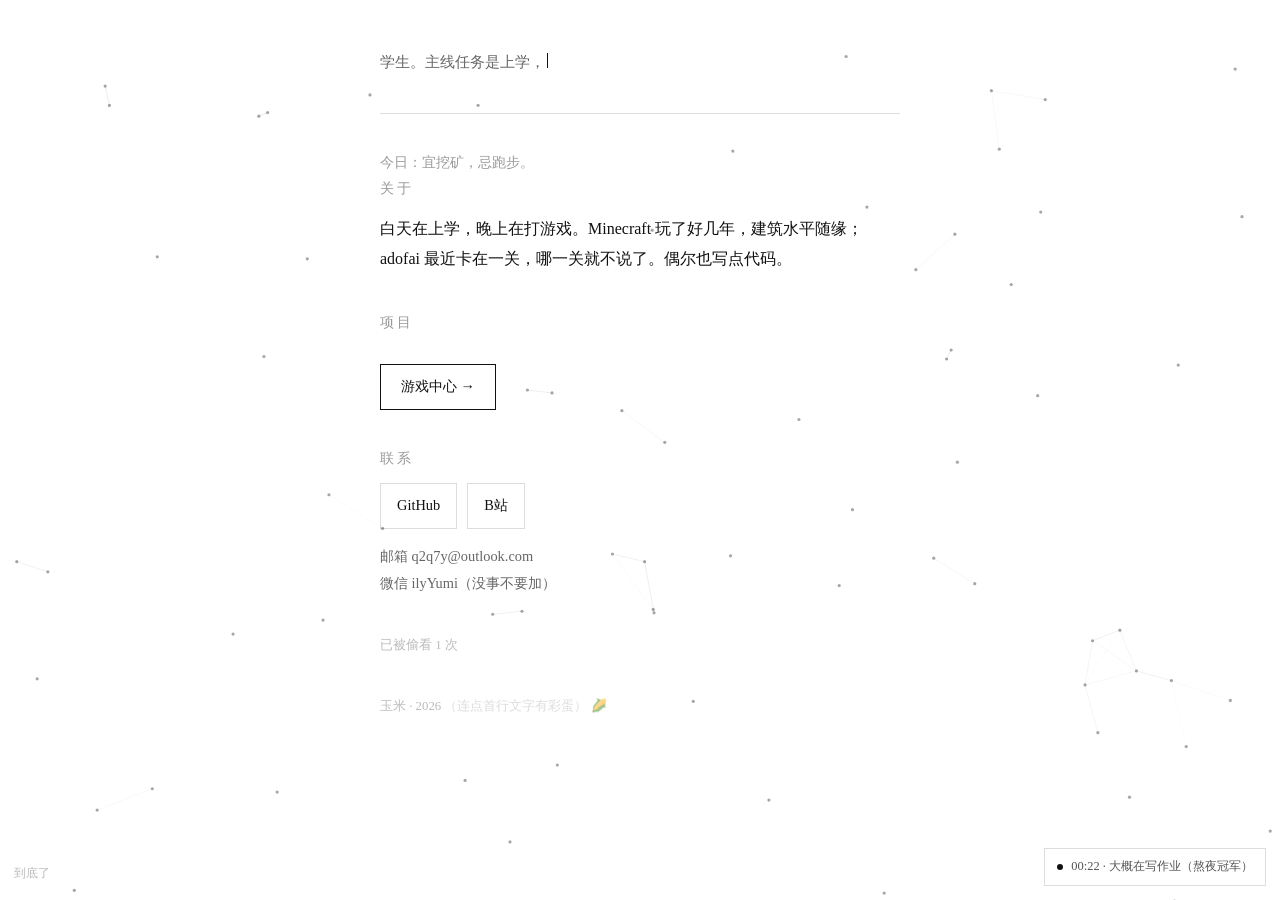
<file: index.html>
<!DOCTYPE html>
<html lang="zh-CN">
<head>
<meta charset="UTF-8">
<meta name="viewport" content="width=device-width, initial-scale=1.0">
<title>玉米</title>
<style>
  *{box-sizing:border-box}
  html{background:#fff;overflow-x:hidden}
  body{max-width:560px;margin:0 auto;padding:48px 20px;font-family:ui-serif,Georgia,"Noto Serif SC",serif;color:#111;line-height:1.9;position:relative;z-index:1}
  canvas#bg{position:fixed;inset:0;z-index:0;pointer-events:none}
  p{margin:0}
  .sub{color:#666;font-size:.95rem;cursor:default;-webkit-user-select:none;user-select:none}
  .caret{display:inline-block;width:1px;height:.95em;background:#111;margin-left:2px;vertical-align:-.05em;animation:blink 1.1s steps(1) infinite}
  @keyframes blink{50%{opacity:0}}
  hr{border:none;border-top:1px solid #ddd;margin:36px 0}
  section{margin-bottom:36px}
  h2{font-size:.85rem;font-weight:400;letter-spacing:.2em;color:#999;margin:0 0 12px}
  .list{list-style:none;padding:0;margin:0;font-size:.95rem}
  .list li{margin-bottom:6px}
  .list li span{color:#888}
  .reveal{opacity:0;transform:translateY(16px);transition:opacity .7s ease,transform .7s ease}
  .reveal.show{opacity:1;transform:none}
  .contact{display:flex;flex-wrap:wrap;gap:10px}
  .contact a{display:inline-block;border:1px solid #ddd;padding:8px 16px;font-size:.9rem;color:#111;text-decoration:none;background:#fff}
  .contact a:hover{background:#111;color:#fff;border-color:#111}
  .plain{margin-top:14px;font-size:.9rem;color:#666}
  .visited{margin-top:26px;font-size:.8rem;color:#bbb}
  footer{color:#bbb;font-size:.8rem;margin-top:36px}
  .hint{opacity:.5}
  .work-btn{display:inline-block;margin-top:16px;border:1px solid #111;padding:8px 20px;font-size:.9rem;color:#111;text-decoration:none;background:#fff;transition:background .15s,color .15s}
  .work-btn:hover{background:#111;color:#fff}
  #status{position:fixed;right:14px;bottom:14px;display:flex;align-items:center;gap:8px;border:1px solid #ddd;background:#fff;padding:6px 12px;font-size:.78rem;color:#555;z-index:5;white-space:nowrap}
  #status .dot{width:6px;height:6px;border:0;border-radius:50%;background:#111;animation:pulse 2s ease-in-out infinite}
  @keyframes pulse{50%{opacity:.15}}
  #game{position:fixed;inset:0;background:rgba(255,255,255,.94);display:none;align-items:center;justify-content:center;z-index:50}
  #game.open{display:flex}
  #game .panel{width:min(340px,86vw);border:1px solid #111;padding:24px 22px;background:#fff;text-align:center}
  #game h3{font-size:1rem;font-weight:400;letter-spacing:.15em;margin:0 0 6px}
  #game .tip{font-size:.8rem;color:#888;margin-bottom:18px}
  #track{position:relative;height:44px;border:1px solid #111;overflow:hidden;cursor:pointer;-webkit-user-select:none;user-select:none}
  #target{position:absolute;top:0;bottom:0;left:40%;width:20%;background:#f2f2f2;border-left:1px solid #ddd;border-right:1px solid #ddd}
  #marker{position:absolute;top:0;bottom:0;width:3px;background:#111;left:0}
  .meta{display:flex;justify-content:space-between;margin-top:12px;font-size:.85rem;color:#666}
  #game button{font:inherit;font-size:.85rem;border:1px solid #111;background:#fff;padding:6px 20px;cursor:pointer}
  #game button:hover{background:#111;color:#fff}
  #progress{position:fixed;top:0;left:0;height:2px;width:0;background:#111;z-index:99}
  .corn{position:fixed;top:-40px;left:0;z-index:80;pointer-events:none;-webkit-user-select:none;user-select:none;animation-name:cornfall;animation-timing-function:linear;animation-fill-mode:forwards;will-change:transform}
  @keyframes cornfall{to{transform:translateY(112vh) rotate(360deg)}}
  #cornBtn{cursor:pointer;opacity:.55;margin-left:4px;transition:transform .18s ease}
  #cornBtn:hover{opacity:1}
  ::selection{background:#ffd54a;color:#111}
  .fortune{margin-top:16px;font-size:.85rem;color:#999}
  .cornBurst{position:fixed;z-index:81;pointer-events:none;animation-name:burst;animation-timing-function:ease-out;animation-fill-mode:forwards}
  @keyframes burst{from{opacity:1;transform:translateY(0) rotate(0)}to{opacity:0;transform:translateY(150px) rotate(200deg)}}
  .crawl{position:fixed;bottom:2px;left:-60px;font-size:22px;z-index:79;pointer-events:none;animation:crawl 12s linear forwards}
  @keyframes crawl{to{transform:translateX(calc(100vw + 90px))}}
  html.flip{transition:transform .6s ease;transform:rotate(180deg)}
  #bottomMsg{position:fixed;left:14px;bottom:14px;font-size:.78rem;color:#bbb;opacity:0;transition:opacity .4s;z-index:5}
  #bottomMsg.show{opacity:1}
</style>
</head>
<body>
  <canvas id="bg"></canvas>
  <div id="progress"></div>

  <p class="sub"><span id="typed"></span><span class="caret"></span></p>

  <hr>

  <p class="fortune" id="fortune"></p>

  <section>
    <h2>关于</h2>
    <p>白天在上学，晚上在打游戏。Minecraft 玩了好几年，建筑水平随缘；adofai 最近卡在一关，哪一关就不说了。偶尔也写点代码。</p>
  </section>

  <section>
    <h2>项目</h2>
    <a class="work-btn" href="yumi.html">游戏中心 →</a>
  </section>

  <section>
    <h2>联系</h2>
    <div class="contact">
      <a href="https://github.com/AlyxYumi" target="_blank">GitHub</a>
      <a href="https://space.bilibili.com/3706977265912740" target="_blank">B站</a>
    </div>
    <p class="plain">
      邮箱 q2q7y@outlook.com<br>
      微信 ilyYumi（没事不要加）
    </p>
  </section>

  <p class="visited">已被偷看 <span id="visits">0</span> 次</p>

  <footer>玉米 · 2026 <span class="hint">（连点首行文字有彩蛋）</span><span id="cornBtn" title="🌽">🌽</span></footer>

  <div id="status"><span class="dot"></span><span id="statusText"></span></div>
  <div id="bottomMsg">到底了</div>

  <div id="game">
    <div class="panel">
      <h3>节奏点击</h3>
      <p class="tip">在竖线扫到中间区域时点击或按空格</p>
      <div id="track"><div id="target"></div><div id="marker"></div></div>
      <div class="meta"><span id="score">0</span><span id="best">最高 0</span></div>
      <p style="margin-top:16px"><button id="closeGame">关闭</button></p>
    </div>
  </div>

  <script>
  (function(){
    // 打字机
    var typed=document.getElementById('typed'),
        text='学生。主线任务是上学，支线是 Minecraft 和冰与火之舞。',
        i=0;
    setTimeout(function(){
      var t=setInterval(function(){
        typed.textContent=text.slice(0,++i);
        if(i>=text.length)clearInterval(t);
      },55);
    },450);

    // 滚动渐入
    var ss=document.querySelectorAll('section');
    if('IntersectionObserver' in window){
      var io=new IntersectionObserver(function(es){
        es.forEach(function(e){if(e.isIntersecting){e.target.classList.add('show');io.unobserve(e.target);}});
      },{threshold:.15});
      ss.forEach(function(s){s.classList.add('reveal');io.observe(s);});
    }

    // 访问计数：免费公共接口（Abacus），失败时退回本机记录
    var vid=document.getElementById('visits'),localN=0;
    try{
      localN=(parseInt(localStorage.getItem('yumi_visits')||'0',10)||0)+1;
      localStorage.setItem('yumi_visits',localN);
    }catch(e){}
    fetch('https://abacus.jasoncameron.dev/hit/yumi-homepage/visits')
      .then(function(r){return r.json();})
      .then(function(d){
        if(d&&typeof d.value==='number'){
          vid.textContent=d.value;
          if(d.value>0&&d.value%100===0)cornRain();
        }else{vid.textContent=localN||'?';}
      })
      .catch(function(){
        vid.textContent=localN||'?';
      });

    // 实时状态（100 句随机轮换）
    var st=document.getElementById('statusText'),specialUntil=0,specialText='';
    var LINES=[
      '大概在写作业','大概在上课','大概在摸鱼','大概在发呆','大概在睡觉',
      '在打 Minecraft','在打 adofai','在挖矿','在盖房子','在存档',
      '在被苦力怕追','被苦力怕炸了','在修房子','在钓鱼','在养小鸡',
      '在刷 B 站','在刷短视频','在刷评论区','在看攻略','在追番',
      '在等更新','在等放学','在等周末','在数还有几分钟下课','在偷看时间',
      '在假装听讲','在打瞌睡','在梦里打游戏','在补作业','在抄作业',
      '在找作业','在背单词','在背课文','在写卷子','在改错题',
      '在算数学','在纠结选哪个','在等妈妈喊吃饭','在吃饭','在吃泡面',
      '在喝奶茶','在吃零食','在剥玉米','在啃玉米','在烤玉米',
      '在数玉米粒','在偷玉米','在运玉米','在晒玉米','在玉米地里',
      '在变成玉米','在听歌','在找单曲循环','在调音量','在带耳机',
      '在练 adofai','在卡关','在摔键盘','在重开','在等加载',
      '在开黑','在等队友','在摆烂','在躺平','在刷存在感',
      '在思考人生','在重启人生','在计划周末','在数还有几天放假','在想周末干嘛',
      '在刷题','在抄笔记','在整理书包','在找充电器','在充电',
      '在断网中','在等网络恢复','在刷牙','在关灯','在想着要不要睡觉',
      '在偷看你的屏幕','在假装很忙','在偷偷卷','在偷偷玩手机','在被没收手机',
      '在纠结要不要学习','在假装努力学习','在学习（假装）','在背书（假装）','在摸鱼中',
      '在打游戏','在发呆中','在等饭','在喝水','在发呆数羊',
      '在等生日','在等放假','在幻想不用上学','在数星星','在偷偷开心'
    ];
    var lastIdx=-1;
    function pickLine(){
      if(LINES.length<2){lastIdx=0;return LINES[0];}
      var i=Math.floor(Math.random()*LINES.length);
      if(i===lastIdx)i=(i+1)%LINES.length;
      lastIdx=i;return LINES[i];
    }
    function ph(){
      if(Date.now()<specialUntil){st.textContent=specialText;return;}
      var d=new Date(),h=d.getHours(),m=d.getMinutes(),line;
      line=(h<5)?(pickLine()+'（熬夜冠军）'):pickLine();
      st.textContent=(h<10?'0':'')+h+':'+(m<10?'0':'')+m+' · '+line;
    }
    ph();setInterval(ph,30000);

    // 鼠标粒子
    var c=document.getElementById('bg'),ctx=c.getContext('2d'),
        W=0,H=0,pts=[],mouse={x:-999,y:-999};
    function resize(){
      var dpr=Math.min(window.devicePixelRatio||1,2);
      W=innerWidth;H=innerHeight;
      c.width=W*dpr;c.height=H*dpr;c.style.width=W+'px';c.style.height=H+'px';
      ctx.setTransform(dpr,0,0,dpr,0,0);
      var n=Math.min(80,Math.floor(W*H/16000));
      pts=[];
      for(var a=0;a<n;a++)pts.push({x:Math.random()*W,y:Math.random()*H,vx:(Math.random()-.5)*.25,vy:(Math.random()-.5)*.25});
    }
    addEventListener('resize',resize);
    addEventListener('mousemove',function(e){mouse.x=e.clientX;mouse.y=e.clientY;});
    addEventListener('mouseleave',function(){mouse.x=-999;mouse.y=-999;});
    resize();
    function frame(){
      ctx.clearRect(0,0,W,H);
      var a,b;
      for(a=0;a<pts.length;a++){
        var p=pts[a];
        p.x+=p.vx;p.y+=p.vy;
        if(mouse.x>-500){
          var dx=mouse.x-p.x,dy=mouse.y-p.y,dd=Math.hypot(dx,dy);
          if(dd<180&&dd>.1){p.x+=dx/dd*.45;p.y+=dy/dd*.45;}
        }
        if(p.x<-10)p.x=W+10;if(p.x>W+10)p.x=-10;
        if(p.y<-10)p.y=H+10;if(p.y>H+10)p.y=-10;
      }
      for(a=0;a<pts.length;a++){
        for(b=a+1;b<pts.length;b++){
          var e=pts[a],f=pts[b],dist=Math.hypot(e.x-f.x,e.y-f.y);
          if(dist<80){
            ctx.strokeStyle='rgba(0,0,0,'+((1-dist/80)*.10).toFixed(3)+')';
            ctx.beginPath();ctx.moveTo(e.x,e.y);ctx.lineTo(f.x,f.y);ctx.stroke();
          }
        }
      }
      if(mouse.x>-500){
        for(a=0;a<pts.length;a++){
          var q=pts[a],dq=Math.hypot(mouse.x-q.x,mouse.y-q.y);
          if(dq<140){
            ctx.strokeStyle='rgba(0,0,0,'+((1-dq/140)*.16).toFixed(3)+')';
            ctx.beginPath();ctx.moveTo(mouse.x,mouse.y);ctx.lineTo(q.x,q.y);ctx.stroke();
          }
        }
      }
      ctx.fillStyle='rgba(0,0,0,.35)';
      for(a=0;a<pts.length;a++){ctx.beginPath();ctx.arc(pts[a].x,pts[a].y,1.6,0,Math.PI*2);ctx.fill();}
      requestAnimationFrame(frame);
    }
    requestAnimationFrame(frame);

    // 彩蛋：连点首行文字 5 下
    var hook=document.querySelector('.sub'),last=0,clicks=0;
    hook.addEventListener('click',function(){
      var now=Date.now();
      if(now-last>1200)clicks=0;
      clicks++;last=now;
      if(clicks>=5)openGame();
    });

    // 小游戏
    var game=document.getElementById('game'),marker=document.getElementById('marker'),
        target=document.getElementById('target'),scoreEl=document.getElementById('score'),
        bestEl=document.getElementById('best'),track=document.getElementById('track'),
        playing=false,pos=0,dir=1,speed=.012,score=0,
        best=(parseInt(localStorage.getItem('yumi_game_best')||'0',10)||0);
    bestEl.textContent='最高 '+best;
    function hit(){
      if(!playing)return;
      var x=pos*100;
      if(x>=40&&x<=60){
        score++;scoreEl.textContent=score;
        speed=Math.min(.03,speed+.0009);
        target.style.background='#111';
        setTimeout(function(){target.style.background='';},110);
      }else{
        score=0;scoreEl.textContent=0;
      }
    }
    track.addEventListener('click',hit);
    function tick(){
      if(!playing)return;
      pos+=dir*speed;
      if(pos>1){pos=1;dir=-1;}
      if(pos<0){pos=0;dir=1;}
      marker.style.left=(pos*100)+'%';
      requestAnimationFrame(tick);
    }
    function openGame(){
      game.classList.add('open');
      playing=true;pos=0;dir=1;speed=.012;score=0;
      scoreEl.textContent='0';marker.style.left='0%';
      requestAnimationFrame(tick);
    }
    function closeGame(){
      playing=false;game.classList.remove('open');
      if(score>best){best=score;try{localStorage.setItem('yumi_game_best',best);}catch(e){}}
      bestEl.textContent='最高 '+best;
    }
    document.getElementById('closeGame').addEventListener('click',closeGame);
    addEventListener('keydown',function(e){
      if(!playing)return;
      if(e.code==='Space'){e.preventDefault();hit();}
      if(e.key==='Escape')closeGame();
    });

    // 阅读进度
    var bar=document.getElementById('progress');
    function prog(){
      var max=document.documentElement.scrollHeight-innerHeight;
      bar.style.width=(max>0?Math.min(100,Math.max(0,scrollY/max*100)):0)+'%';
    }
    addEventListener('scroll',prog,{passive:true});
    addEventListener('resize',prog);
    prog();

    // 切走标签页改标题
    var origTitle=document.title;
    document.addEventListener('visibilitychange',function(){
      document.title=document.hidden?'(◕‿◕) 你去哪了':origTitle;
    });

    // 玉米雨
    var raining=false;
    function cornRain(){
      if(raining)return;raining=true;
      for(var k=0;k<36;k++){
        var el=document.createElement('div');
        el.className='corn';
        el.textContent='🌽';
        el.style.left=(Math.random()*96)+'vw';
        el.style.fontSize=(18+Math.random()*26)+'px';
        el.style.animationDuration=(3.5+Math.random()*2.5)+'s';
        el.style.animationDelay=(Math.random()*1.2)+'s';
        document.body.appendChild(el);
        setTimeout(el.remove.bind(el),7600);
      }
      setTimeout(function(){raining=false;},7600);
    }
    var seq='';
    addEventListener('keydown',function(e){
      if(game.classList.contains('open'))return;
      if(e.key&&e.key.length===1)seq=(seq+e.key.toLowerCase()).slice(-8);
      if(seq.indexOf('corn')>-1){seq='';cornRain();}
    });
    document.getElementById('cornBtn').addEventListener('click',function(e){e.stopPropagation();cornRain();});

    // 摸鱼 3 分钟的小提醒
    setTimeout(function(){
      if(!document.hidden){
        specialText='已摸鱼 3 分钟，作业写完了吗？';
        specialUntil=Date.now()+15000;
        ph();
      }
    },180000);

    // 今日运势（按日期固定）
    (function(){
      var yi=['打游戏','睡懒觉','摸鱼','刷 B 站','挖矿','发呆','喝奶茶','摆烂','听歌','看番','写作业','吃玉米'];
      var ji=['早起','写作业','上学','跑步','熬夜','背单词','和人说话','出门','考试','整理房间','断网','吃青菜'];
      var d=new Date(),seed=d.getFullYear()*372+(d.getMonth()+1)*31+d.getDate();
      function rnd(n,off){var x=Math.sin(seed*9277+off)*10000;return Math.floor((x-Math.floor(x))*n);}
      var a=yi[rnd(yi.length,1)],b=ji[rnd(ji.length,2)];
      if(a===b)b=ji[(rnd(ji.length,2)+1)%ji.length];
      document.getElementById('fortune').textContent='今日：宜'+a+'，忌'+b+'。';
    })();

    // 双击空白处喷玉米粒
    addEventListener('dblclick',function(e){
      if(game.classList.contains('open'))return;
      for(var k=0;k<6;k++){
        var el=document.createElement('div');
        el.className='cornBurst';el.textContent='🌽';
        el.style.left=(e.clientX+(Math.random()-.5)*80)+'px';
        el.style.top=(e.clientY+(Math.random()-.5)*30)+'px';
        el.style.fontSize=(14+Math.random()*14)+'px';
        el.style.animationDuration=(.8+Math.random()*.5)+'s';
        document.body.appendChild(el);
        setTimeout(el.remove.bind(el),1600);
      }
    });

    // 会躲的玉米
    var cornBtn=document.getElementById('cornBtn'),cornBase=null;
    function measureCorn(){
      cornBtn.style.transform='';
      var r=cornBtn.getBoundingClientRect();
      cornBase={x:r.left+scrollX+r.width/2,y:r.top+scrollY+r.height/2};
    }
    measureCorn();addEventListener('resize',measureCorn);
    addEventListener('mousemove',function(e){
      if(!cornBase)return;
      var dx=cornBase.x-scrollX-e.clientX,dy=cornBase.y-scrollY-e.clientY;
      if(Math.hypot(dx,dy)<90){
        var ang=Math.atan2(dy,dx);
        cornBtn.style.transform='translate('+(Math.cos(ang)*40).toFixed(1)+'px,'+(Math.sin(ang)*24-4).toFixed(1)+'px)';
      }else{cornBtn.style.transform='';}
    });

    // 复制时偷偷加签名
    document.addEventListener('copy',function(e){
      try{
        var sel=window.getSelection?window.getSelection().toString():'';
        if(sel&&sel.indexOf('来自玉米的主页')<0){
          e.clipboardData.setData('text/plain',sel+' —— 来自玉米的主页');
          e.preventDefault();
        }
      }catch(err){}
    });

    // Konami 彩蛋：页面倒过来 3 秒
    var kon=['ArrowUp','ArrowUp','ArrowDown','ArrowDown','ArrowLeft','ArrowRight','ArrowLeft','ArrowRight','KeyB','KeyA'],kp=0;
    addEventListener('keydown',function(e){
      if(game.classList.contains('open'))return;
      if(e.code===kon[kp]){
        kp++;
        if(kp===kon.length){
          kp=0;
          var root=document.documentElement;
          root.classList.add('flip');
          setTimeout(function(){root.classList.remove('flip');},3000);
        }
      }else{kp=(e.code===kon[0])?1:0;}
    });

    // 鼠标闲着 15 秒，一颗玉米慢慢爬过
    var lastAct=Date.now(),crawling=false;
    ['mousemove','mousedown','keydown','scroll','touchstart'].forEach(function(ev){
      addEventListener(ev,function(){lastAct=Date.now();},{passive:true});
    });
    setInterval(function(){
      if(crawling||document.hidden||game.classList.contains('open'))return;
      if(Date.now()-lastAct>15000){
        crawling=true;
        var el=document.createElement('div');
        el.className='crawl';el.textContent='🌽';
        document.body.appendChild(el);
        setTimeout(function(){el.remove();crawling=false;lastAct=Date.now();},13000);
      }
    },1000);

    // 到底了
    var bm=document.getElementById('bottomMsg');
    function btm(){
      var d=document.documentElement;
      bm.classList.toggle('show',(innerHeight+scrollY)>=d.scrollHeight-8);
    }
    addEventListener('scroll',btm,{passive:true});
    addEventListener('resize',btm);
    btm();

    console.log('%c🌽 被你发现了。输入 corn，或者点页面底部的玉米。','color:#999;font-size:12px');
  })();
  </script>
</body>
</html>
</file>
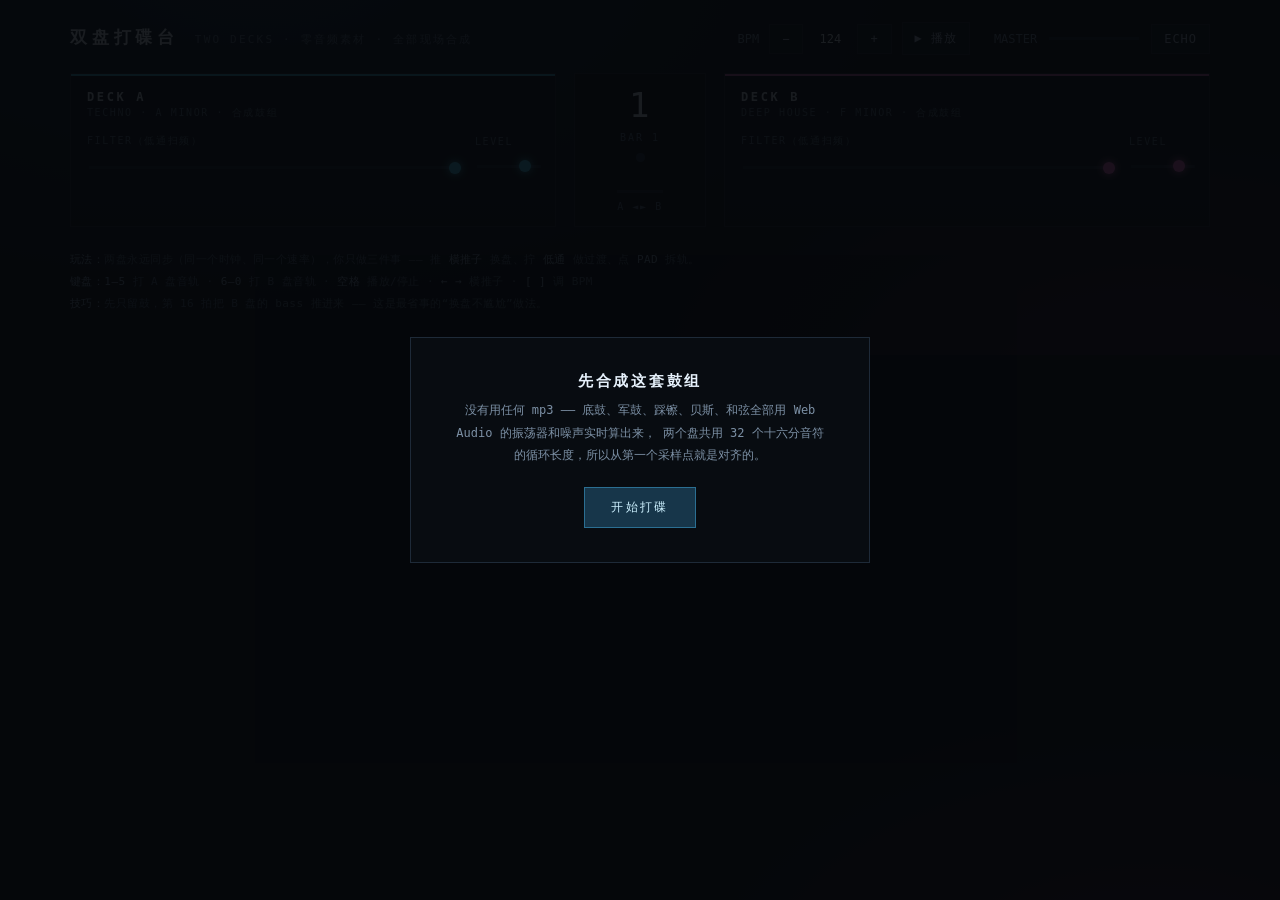
<file: 06-dj.html>
<!doctype html>
<html lang="zh-CN">
<head>
<meta charset="utf-8">
<meta name="viewport" content="width=device-width,initial-scale=1">
<title>双盘打碟台 · 浏览器 DJ</title>
<style>
  :root{--a:#46d9ff;--b:#ff74d4;--bg:#07080c;--line:#1d2430;--txt:#c8d4e2}
  *{box-sizing:border-box}
  html,body{margin:0;min-height:100%;background:
    radial-gradient(1200px 600px at 20% -10%,#12202e 0%,transparent 60%),
    radial-gradient(900px 500px at 90% 110%,#2a1024 0%,transparent 60%),var(--bg);
    color:var(--txt);font-family:ui-monospace,"SFMono-Regular",Consolas,monospace;
    -webkit-user-select:none;user-select:none}
  #app{max-width:1180px;margin:0 auto;padding:22px 20px 40px}
  header{display:flex;align-items:baseline;gap:16px;flex-wrap:wrap;margin-bottom:18px}
  h1{font-size:17px;letter-spacing:.28em;margin:0;font-weight:600;color:#eaf4ff}
  header .tag{font-size:11px;color:#5d7186;letter-spacing:.2em}
  .transport{display:flex;gap:10px;align-items:center;margin-left:auto;font-size:12px;color:#7b8ea3}
  button{font:inherit;font-size:12px;background:#0d131b;color:#b9cadb;border:1px solid var(--line);
    padding:7px 12px;cursor:pointer;letter-spacing:.08em}
  button:hover{border-color:#2c3d52;color:#fff}
  button.on{background:#16394d;border-color:#2b6f92;color:#bff0ff}
  #stage{display:grid;grid-template-columns:1fr 132px 1fr;gap:18px;align-items:stretch}
  @media(max-width:820px){#stage{grid-template-columns:1fr}}
  .deck{border:1px solid var(--line);background:linear-gradient(180deg,#0b1016,#080b10);padding:16px;position:relative;overflow:hidden}
  .deck:before{content:"";position:absolute;inset:0 0 auto;height:2px;background:var(--hue);opacity:.8}
  .deck h2{margin:0 0 2px;font-size:12px;letter-spacing:.22em;color:#dfeaf6;font-weight:600}
  .deck .root{font-size:10px;color:#5c6f83;letter-spacing:.16em;margin-bottom:14px}
  .pad{display:flex;align-items:center;gap:10px;width:100%;padding:0;border:1px solid #131a24;
    background:#0a0f15;margin-bottom:6px;cursor:pointer;transition:background .12s,border-color .12s;text-align:left}
  .pad:hover{border-color:#243343}
  .pad .lbl{width:52px;font-size:11px;letter-spacing:.1em;color:#6c8098;padding-left:9px;flex:none}
  .pad .mini{flex:1;height:22px;image-rendering:pixelated;display:block}
  .pad .state{width:8px;height:8px;border-radius:50%;background:#22303e;margin-right:8px;flex:none}
  .pad.live{background:#0f1a22;border-color:#28455a}
  .pad.live .lbl{color:#bfe6f5}
  .pad.live .state{background:var(--hue);box-shadow:0 0 8px var(--hue)}
  .knobs{display:flex;gap:16px;margin-top:14px;align-items:center}
  .knob{flex:1}
  .knob label{display:block;font-size:10px;letter-spacing:.16em;color:#5f7387;margin-bottom:6px}
  input[type=range]{-webkit-appearance:none;appearance:none;width:100%;height:3px;background:#1b2532;outline:none}
  input[type=range]::-webkit-slider-thumb{-webkit-appearance:none;width:12px;height:12px;border-radius:50%;
    background:var(--hue);cursor:pointer;box-shadow:0 0 8px var(--hue)}
  input[type=range]::-moz-range-thumb{width:12px;height:12px;border:0;border-radius:50%;background:var(--hue)}
  .center{display:flex;flex-direction:column;align-items:center;justify-content:center;gap:10px;
    border:1px solid var(--line);background:#080b10;padding:14px 10px}
  .center .beat{font-size:34px;letter-spacing:.04em;color:#eaf4ff;line-height:1}
  .center .bar{font-size:10px;letter-spacing:.2em;color:#5d7186}
  .dot{width:9px;height:9px;border-radius:50%;background:#243040;transition:background .05s,box-shadow .05s}
  .dot.hit{background:#ffe27a;box-shadow:0 0 14px #ffe27a}
  .xf{writing-mode:vertical-lr;direction:rtl;height:130px;width:26px;margin:0 auto;
    -webkit-appearance:none;appearance:none;background:#141c26;outline:none;border:1px solid #1c2632}
  .xf::-webkit-slider-thumb{-webkit-appearance:none;width:24px;height:16px;background:#dfe9f5;cursor:pointer}
  .xf::-moz-range-thumb{width:24px;height:16px;border:0;background:#dfe9f5;cursor:pointer}
  .xp{font-size:10px;letter-spacing:.16em;color:#5f7387;text-align:center;margin-top:4px}
  footer{margin-top:22px;font-size:11px;color:#54687c;line-height:2;letter-spacing:.04em}
  footer b{color:#8ea6bd;font-weight:400}
  #boot{position:fixed;inset:0;display:grid;place-items:center;background:#05070ae8;z-index:20;text-align:center}
  #boot.hide{display:none}
  #boot .box{border:1px solid #1e2a38;background:#080c11;padding:34px 40px;max-width:460px}
  #boot h3{margin:0 0 8px;font-size:15px;letter-spacing:.18em;color:#e6f1fb;font-weight:600}
  #boot p{font-size:12px;line-height:1.9;color:#7c90a5;margin:0 0 20px}
  #boot button{background:#17364a;border-color:#2b6f92;color:#cdf1ff;padding:11px 26px;letter-spacing:.2em}
</style>
</head>
<body>
<div id="app">
  <header>
    <h1>双盘打碟台</h1>
    <span class="tag">TWO DECKS · 零音频素材 · 全部现场合成</span>
    <div class="transport">
      <span>BPM</span>
      <button id="bpmDown">−</button>
      <span id="bpmVal" style="color:#eaf4ff;min-width:34px;text-align:center">124</span>
      <button id="bpmUp">+</button>
      <button id="playBtn">▶ 播放</button>
      <span style="margin-left:14px">MASTER</span>
      <input id="masterVol" type="range" min="0" max="100" value="82" style="width:90px">
      <button id="fxBtn" title="把整条总线送进回声">ECHO</button>
    </div>
  </header>

  <div id="stage">
    <section class="deck" id="deckA" style="--hue:var(--a)">
      <h2>DECK A</h2>
      <div class="root">TECHNO · A MINOR · 合成鼓组</div>
      <div id="padsA"></div>
      <div class="knobs">
        <div class="knob"><label>FILTER（低通扫频）</label><input type="range" min="0" max="100" value="100" id="filtA"></div>
        <div class="knob" style="flex:0 0 64px"><label>LEVEL</label><input type="range" min="0" max="100" value="80" id="lvlA"></div>
      </div>
    </section>

    <div class="center">
      <div class="beat" id="beatNum">1</div>
      <div class="bar" id="barNum">BAR 1</div>
      <div class="dot" id="pulse"></div>
      <div style="margin-top:6px">
        <input class="xf" id="xfader" type="range" min="0" max="100" value="50" orient="vertical">
        <div class="xp">A ◄► B</div>
      </div>
    </div>

    <section class="deck" id="deckB" style="--hue:var(--b)">
      <h2>DECK B</h2>
      <div class="root">DEEP HOUSE · F MINOR · 合成鼓组</div>
      <div id="padsB"></div>
      <div class="knobs">
        <div class="knob"><label>FILTER（低通扫频）</label><input type="range" min="0" max="100" value="100" id="filtB"></div>
        <div class="knob" style="flex:0 0 64px"><label>LEVEL</label><input type="range" min="0" max="100" value="80" id="lvlB"></div>
      </div>
    </section>
  </div>

  <footer>
    <b>玩法：</b>两盘永远同步（同一个时钟、同一个速率），你只做三件事 —— 推 <b>横推子</b> 换盘、拧 <b>低通</b> 做过渡、点 <b>PAD</b> 拆轨。<br>
    <b>键盘：</b><b>1–5</b> 打 A 盘音轨 · <b>6–0</b> 打 B 盘音轨 · <b>空格</b> 播放/停止 · <b>← →</b> 横推子 · <b>[ ]</b> 调 BPM<br>
    <b>技巧：</b>先只留鼓，第 16 拍把 B 盘的 bass 推进来 —— 这是最省事的“换盘不尴尬”做法。
  </footer>
</div>

<div id="boot">
  <div class="box">
    <h3>先合成这套鼓组</h3>
    <p>没有用任何 mp3 —— 底鼓、军鼓、踩镲、贝斯、和弦全部用 Web Audio 的振荡器和噪声实时算出来，
      两个盘共用 32 个十六分音符的循环长度，所以从第一个采样点就是对齐的。</p>
    <button id="bootBtn">开始打碟</button>
  </div>
</div>

<script>
(function () {
  "use strict";

  /* ================= 常量 ================= */
  const SR = 44100;
  const STEPS = 32;              // 两小节十六分音符
  const BASE_BPM = 120;          // 合成时的基准速度
  const STEP_SEC = 60 / BASE_BPM / 4;
  const LOOP_SEC = STEPS * STEP_SEC;
  const LOOP_LEN = Math.round(LOOP_SEC * SR);

  /* ================= 图案 ================= */
  function mk(idx) {
    const a = new Array(STEPS).fill(0);
    for (const i of idx) a[i] = 1;
    return a;
  }
  function bassPat(map) {
    const a = new Array(STEPS).fill(null);
    for (const k in map) a[+k] = map[k];
    return a;
  }

  const DEFS = [
    {
      id: "A", name: "DECK A", root: 55, hue: "#46d9ff",
      kick: mk([0, 4, 8, 12, 16, 20, 24, 28]),
      snare: mk([4, 12, 20, 28]),
      hat: mk([2, 6, 10, 14, 18, 22, 26, 30, 31]),
      bass: bassPat({ 0: 0, 3: 0, 6: 3, 10: 3, 14: 7, 16: 0, 19: 0, 22: 5, 26: 5, 30: 3 }),
      chord: mk([2, 10, 18, 26]),
      chordNotes: [0, 3, 7, 10]
    },
    {
      id: "B", name: "DECK B", root: 43.65, hue: "#ff74d4",
      kick: mk([0, 4, 8, 12, 20, 24, 28, 30]),
      snare: mk([4, 12, 20, 28]),
      hat: mk([2, 3, 6, 7, 10, 11, 14, 15, 18, 19, 22, 23, 26, 27, 30]),
      bass: bassPat({ 0: 0, 2: 0, 6: 0, 8: 5, 12: 0, 14: 0, 18: 3, 20: 3, 24: 0, 26: 7, 30: 7 }),
      chord: mk([6, 14, 22, 30]),
      chordNotes: [0, 3, 7, 12]
    }
  ];

  const STEMS = [
    { key: "kick", label: "KICK" },
    { key: "snare", label: "SNARE" },
    { key: "hat", label: "HAT" },
    { key: "bass", label: "BASS" },
    { key: "chord", label: "CHORD" }
  ];

  const hz = function (root, semi) { return root * Math.pow(2, semi / 12); };

  /* ================= 合成器 ================= */
  function synthKick(d, i0) {
    const n = Math.floor(0.34 * SR);
    let phase = 0;
    for (let i = 0; i < n && i0 + i < d.length; i++) {
      const t = i / SR;
      const f = 46 + 130 * Math.exp(-t * 30);
      phase += 2 * Math.PI * f / SR;
      const env = Math.exp(-t * 7.2);
      d[i0 + i] += Math.sin(phase) * env * 0.92 + (Math.random() * 2 - 1) * Math.exp(-t * 200) * 0.18;
    }
  }
  function synthSnare(d, i0) {
    const n = Math.floor(0.2 * SR);
    let lp = 0;
    for (let i = 0; i < n && i0 + i < d.length; i++) {
      const t = i / SR;
      const nz = Math.random() * 2 - 1;
      lp += (nz - lp) * 0.42;
      const env = Math.exp(-t * 17);
      d[i0 + i] += (nz - lp) * env * 0.6 + Math.sin(2 * Math.PI * 188 * t) * Math.exp(-t * 30) * 0.32;
    }
  }
  function synthHat(d, i0) {
    const n = Math.floor(0.075 * SR);
    let lp = 0;
    for (let i = 0; i < n && i0 + i < d.length; i++) {
      const t = i / SR;
      const nz = Math.random() * 2 - 1;
      lp += (nz - lp) * 0.72;
      d[i0 + i] += (nz - lp) * Math.exp(-t * 55) * 0.26;
    }
  }
  function synthBass(d, i0, freq, dur) {
    const n = Math.floor(dur * SR);
    let lp = 0;
    for (let i = 0; i < n && i0 + i < d.length; i++) {
      const t = i / SR;
      const ph = (t * freq) % 1;
      const saw = 2 * ph - 1;
      lp += (saw - lp) * 0.11;
      const env = Math.min(1, t * 200) * Math.exp(-t * 3.4);
      d[i0 + i] += Math.tanh(lp * 2.2) * env * 0.55;
    }
  }
  function synthChord(d, i0, freqs, dur) {
    const n = Math.floor(dur * SR);
    let lp = 0;
    for (let i = 0; i < n && i0 + i < d.length; i++) {
      const t = i / SR;
      let s = 0;
      for (let k = 0; k < freqs.length; k++) {
        const f = freqs[k] * (1 + (k % 2 ? 0.0035 : -0.0035));
        s += (2 * ((t * f) % 1) - 1) * 0.33;
      }
      lp += (s - lp) * 0.2;
      const env = Math.min(1, t * 90) * Math.exp(-t * 4.2);
      d[i0 + i] += lp * env * 0.5;
    }
  }

  function renderDeck(def) {
    const out = {};
    // 鼓组：每个 stem 一条独立 buffer，相位完全对齐
    const drumMap = { kick: synthKick, snare: synthSnare, hat: synthHat };
    for (const key in drumMap) {
      const buf = actx.createBuffer(1, LOOP_LEN, SR);
      const d = buf.getChannelData(0);
      const pat = def[key];
      for (let s = 0; s < STEPS; s++) {
        if (pat[s]) drumMap[key](d, Math.round(s * STEP_SEC * SR));
      }
      hardClip(d);
      out[key] = { buffer: buf, pat: pat };
    }
    // 贝斯
    {
      const buf = actx.createBuffer(1, LOOP_LEN, SR);
      const d = buf.getChannelData(0);
      const pat = def.bass;
      for (let s = 0; s < STEPS; s++) {
        if (pat[s] !== null && pat[s] !== undefined) {
          synthBass(d, Math.round(s * STEP_SEC * SR), hz(def.root, pat[s]), STEP_SEC * 3.1);
        }
      }
      hardClip(d);
      out.bass = { buffer: buf, pat: pat.map(v => (v === null || v === undefined ? 0 : 1)) };
    }
    // 和弦
    {
      const buf = actx.createBuffer(1, LOOP_LEN, SR);
      const d = buf.getChannelData(0);
      const pat = def.chord;
      const freqs = def.chordNotes.map(n => hz(def.root * 4, n));
      for (let s = 0; s < STEPS; s++) {
        if (pat[s]) synthChord(d, Math.round(s * STEP_SEC * SR), freqs, STEP_SEC * 2.2);
      }
      hardClip(d);
      out.chord = { buffer: buf, pat: pat };
    }
    return out;
  }

  function hardClip(d) {
    for (let i = 0; i < d.length; i++) {
      const v = d[i];
      d[i] = v > 1 ? 1 : v < -1 ? -1 : v;
    }
  }

  /* ================= 状态 ================= */
  let actx = null, master = null, comp = null, delay = null, fb = null, wet = null;
  let decks = [];
  let bpm = 124;
  let anchor = 0, anchorPhase = 0;
  let playing = false;
  let fxOn = false;
  const padEls = {};

  const $ = function (id) { return document.getElementById(id); };

  function stepSec() { return 60 / bpm / 4; }

  function currentStep() {
    if (!actx || !playing) return 0;
    const dt = actx.currentTime - anchor;
    const s = anchorPhase + dt / stepSec();
    return ((s % STEPS) + STEPS) % STEPS;
  }

  /* ================= 音频图 ================= */
  function buildAudio() {
    const AC = window.AudioContext || window.webkitAudioContext;
    actx = new AC({ latencyHint: "interactive" });

    comp = actx.createDynamicsCompressor();
    comp.threshold.value = -16;
    comp.knee.value = 12;
    comp.ratio.value = 4;
    comp.attack.value = 0.004;
    comp.release.value = 0.14;
    comp.connect(actx.destination);

    master = actx.createGain();
    master.gain.value = 0.8;
    master.connect(comp);

    delay = actx.createDelay(1.2);
    delay.delayTime.value = 0.375;
    fb = actx.createGain(); fb.gain.value = 0.4;
    wet = actx.createGain(); wet.gain.value = 0;
    delay.connect(fb); fb.connect(delay);
    delay.connect(wet); wet.connect(comp);
    master.connect(delay);

    decks = DEFS.map(function (def) {
      const filt = actx.createBiquadFilter();
      filt.type = "lowpass";
      filt.frequency.value = 22000;
      filt.Q.value = 0.8;
      const g = actx.createGain();
      g.gain.value = 0.8;
      const xf = actx.createGain();   // 横推子单独一级，避免和 LEVEL 抢同一个参数
      xf.gain.value = 0.7;
      filt.connect(g); g.connect(xf); xf.connect(master);

      const bufMap = renderDeck(def);
      const stems = STEMS.map(function (s) {
        const sg = actx.createGain();
        sg.gain.value = 0;
        sg.connect(filt);
        return { key: s.key, label: s.label, buffer: bufMap[s.key].buffer, pat: bufMap[s.key].pat, g: sg, on: false, src: null };
      });
      return { def: def, filt: filt, gain: g, xf: xf, stems: stems };
    });
  }

  function startPlayback() {
    if (!actx) return;
    stopPlayback();
    const t0 = actx.currentTime + 0.06;
    anchor = t0;
    anchorPhase = 0;
    for (const dk of decks) {
      for (const st of dk.stems) {
        const src = actx.createBufferSource();
        src.buffer = st.buffer;
        src.loop = true;
        src.playbackRate.value = bpm / BASE_BPM;
        src.connect(st.g);
        src.start(t0);
        st.src = src;
      }
    }
    playing = true;
    $("playBtn").textContent = "■ 停止";
    $("playBtn").classList.add("on");
  }

  function stopPlayback() {
    for (const dk of decks) {
      for (const st of dk.stems) {
        if (st.src) {
          try { st.src.stop(); } catch (e) { /* noop */ }
          st.src.disconnect();
          st.src = null;
        }
      }
    }
    playing = false;
    $("playBtn").textContent = "▶ 播放";
    $("playBtn").classList.remove("on");
  }

  function setBpm(v) {
    const next = Math.max(90, Math.min(160, Math.round(v)));
    if (next === bpm) return;
    const ph = currentStep();
    bpm = next;
    // 变速时把相位锚点重设，保证两盘依然同步
    if (actx) {
      anchor = actx.currentTime;
      anchorPhase = ph;
      for (const dk of decks) {
        for (const st of dk.stems) {
          if (st.src) st.src.playbackRate.setValueAtTime(bpm / BASE_BPM, actx.currentTime);
        }
      }
      if (playing) {
        // 延迟跟随节拍（附点八分）
        delay.delayTime.setTargetAtTime(stepSec() * 3, actx.currentTime, 0.05);
      }
    }
    $("bpmVal").textContent = String(bpm);
  }

  /* ================= UI ================= */
  function buildPads() {
    decks.forEach(function (dk, di) {
      const host = $(di === 0 ? "padsA" : "padsB");
      host.innerHTML = "";
      dk.stems.forEach(function (st, si) {
        const btn = document.createElement("div");
        btn.className = "pad";
        btn.innerHTML = '<span class="lbl">' + st.label + '</span><canvas class="mini" width="192" height="22"></canvas><span class="state"></span>';
        btn.style.setProperty("--hue", dk.def.hue);
        btn.addEventListener("click", function () { toggleStem(dk, st); });
        host.appendChild(btn);
        st.el = btn;
        st.canvas = btn.querySelector("canvas");
        st.ctx2d = st.canvas.getContext("2d");
        st.hue = dk.def.hue;
      });
    });
  }

  function toggleStem(dk, st) {
    st.on = !st.on;
    if (st.g && actx) st.g.gain.setTargetAtTime(st.on ? 1 : 0, actx.currentTime, 0.008);
    st.el.classList.toggle("live", st.on);
  }

  function drawPads() {
    const step = currentStep();
    for (const dk of decks) {
      for (const st of dk.stems) {
        const c = st.ctx2d;
        const w = c.canvas.width, h = c.canvas.height;
        c.clearRect(0, 0, w, h);
        const bw = w / STEPS;
        for (let i = 0; i < STEPS; i++) {
          if (st.pat[i]) {
            c.fillStyle = st.on ? st.hue : "#2a3746";
            c.globalAlpha = st.on ? 0.95 : 0.55;
            c.fillRect(i * bw + 1, h * 0.35, bw - 2, h * 0.5);
          } else {
            c.fillStyle = "#121a23";
            c.fillRect(i * bw + 1, h - 5, bw - 2, 3);
          }
        }
        c.globalAlpha = 1;
        c.fillStyle = "rgba(255,255,255,.85)";
        c.fillRect(Math.floor(step) * bw, 0, 2, h);
      }
    }
  }

  /* ================= 主循环 ================= */
  let lastBeat = -1;
  function loop() {
    const step = currentStep();
    const beat = Math.floor(step / 4);
    const bar = Math.floor(step / 16) + 1;
    $("beatNum").textContent = String(beat + 1);
    $("barNum").textContent = "BAR " + bar;
    if (step !== lastBeat) {
      lastBeat = step;
      const p = $("pulse");
      const onBar = step % 4 === 0;
      p.classList.toggle("hit", onBar);
      if (onBar) setTimeout(function () { p.classList.remove("hit"); }, 90);
    }
    if (actx) drawPads();
    requestAnimationFrame(loop);
  }

  /* ================= 接线 ================= */
  function wire() {
    $("playBtn").addEventListener("click", function () {
      if (!actx) return;
      if (actx.state === "suspended") actx.resume();
      if (playing) stopPlayback(); else startPlayback();
    });
    $("bpmUp").addEventListener("click", function () { setBpm(bpm + 1); });
    $("bpmDown").addEventListener("click", function () { setBpm(bpm - 1); });
    $("masterVol").addEventListener("input", function (e) {
      const v = +e.target.value / 100;
      master.gain.setTargetAtTime(v * v, actx.currentTime, 0.02);
    });
    $("fxBtn").addEventListener("click", function () {
      fxOn = !fxOn;
      wet.gain.setTargetAtTime(fxOn ? 0.55 : 0, actx.currentTime, 0.05);
      this.classList.toggle("on", fxOn);
    });
    $("filtA").addEventListener("input", function (e) { setFilter(0, +e.target.value); });
    $("filtB").addEventListener("input", function (e) { setFilter(1, +e.target.value); });
    $("lvlA").addEventListener("input", function (e) { setLevel(0, +e.target.value); });
    $("lvlB").addEventListener("input", function (e) { setLevel(1, +e.target.value); });
    $("xfader").addEventListener("input", function (e) { setCross(+e.target.value); });
    setCross(50);

    window.addEventListener("keydown", function (ev) {
      const k = ev.key;
      if (k >= "1" && k <= "5") {
        const st = decks[0].stems[+k - 1];
        if (st) { toggleStem(decks[0], st); ev.preventDefault(); }
      } else if (k >= "6" && k <= "9") {
        const st = decks[1].stems[+k - 6];
        if (st) { toggleStem(decks[1], st); ev.preventDefault(); }
      } else if (k === "0") {
        const st = decks[1].stems[4];
        if (st) { toggleStem(decks[1], st); ev.preventDefault(); }
      } else if (k === " ") {
        ev.preventDefault();
        $("playBtn").click();
      } else if (k === "ArrowLeft") {
        ev.preventDefault();
        const el = $("xfader"); el.value = Math.max(0, +el.value - 4); setCross(+el.value);
      } else if (k === "ArrowRight") {
        ev.preventDefault();
        const el = $("xfader"); el.value = Math.min(100, +el.value + 4); setCross(+el.value);
      } else if (k === "[") {
        setBpm(bpm - 1);
      } else if (k === "]") {
        setBpm(bpm + 1);
      }
    });
  }

  function setFilter(i, v) {
    const dk = decks[i];
    if (!dk || !actx) return;
    const f = 90 * Math.pow(24000 / 90, v / 100);
    dk.filt.frequency.setTargetAtTime(f, actx.currentTime, 0.03);
  }
  function setLevel(i, v) {
    const dk = decks[i];
    if (!dk || !actx) return;
    dk.gain.gain.setTargetAtTime(Math.pow(v / 100, 1.6), actx.currentTime, 0.03);
  }
  function setCross(v) {
    const x = v / 100;
    if (!actx || !decks.length) return;
    decks[0].xf.gain.setTargetAtTime(Math.cos(x * Math.PI / 2), actx.currentTime, 0.03);
    decks[1].xf.gain.setTargetAtTime(Math.sin(x * Math.PI / 2), actx.currentTime, 0.03);
  }

  /* ================= 启动 ================= */
  $("bootBtn").addEventListener("click", function () {
    const btn = this;
    btn.textContent = "合成中…";
    setTimeout(function () {
      buildAudio();
      buildPads();
      wire();
      $("boot").classList.add("hide");
      actx.resume();
      // 默认先给个能听的底：A 盘鼓组 + 贝斯
      toggleStem(decks[0], decks[0].stems[0]);
      toggleStem(decks[0], decks[0].stems[2]);
      toggleStem(decks[0], decks[0].stems[3]);
      startPlayback();
      loop();
    }, 30);
  });
})();
</script>
</body>
</html>
</file>
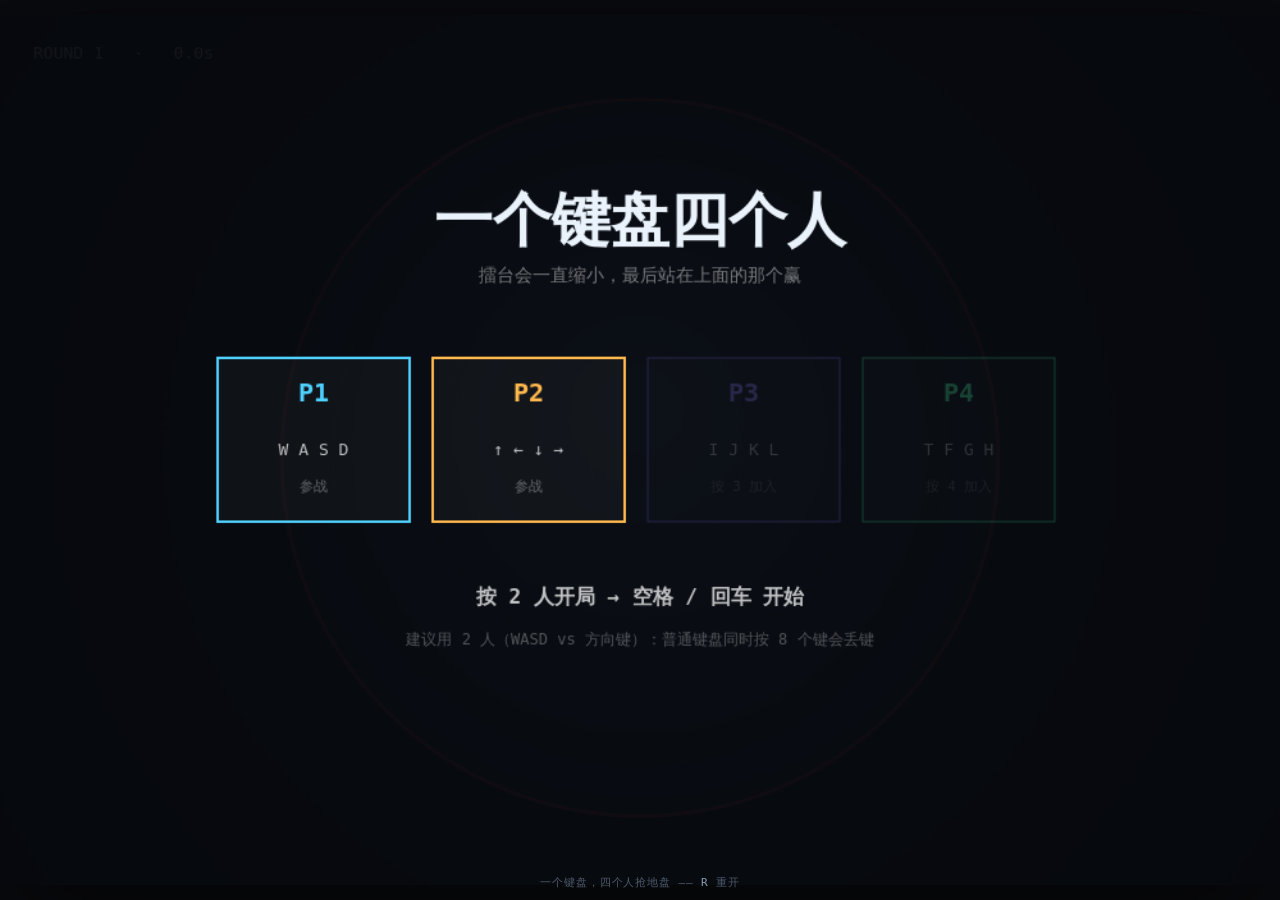
<file: 11-fourkeys.html>
<!doctype html>
<html lang="zh-CN">
<head>
<meta charset="utf-8">
<meta name="viewport" content="width=device-width,initial-scale=1">
<title>一个键盘四个人 · 相扑擂台</title>
<style>
  html,body{margin:0;min-height:100%;background:#0a0b0f;color:#e7eef6;overflow:hidden;
    font-family:ui-monospace,"SFMono-Regular",Consolas,monospace;-webkit-user-select:none;user-select:none}
  #wrap{position:fixed;inset:0;display:grid;place-items:center}
  canvas{display:block;width:min(100vw,1320px);height:auto;box-shadow:0 30px 120px #000a}
  #help{position:fixed;left:0;right:0;bottom:10px;text-align:center;font-size:11px;color:#4d5b6b;letter-spacing:.08em}
  #help b{color:#8b9cae;font-weight:400}
</style>
</head>
<body>
<div id="wrap"><canvas id="cv" width="1000" height="680"></canvas></div>
<div id="help">一个键盘，四个人抢地盘 —— <b>R</b> 重开</div>
<script>
(function () {
  "use strict";
  const cv = document.getElementById("cv");
  const ctx = cv.getContext("2d");
  const W = cv.width, H = cv.height;
  const CX = W / 2, CY = H / 2 + 6;

  const KEYSETS = [
    { up: "w", down: "s", left: "a", right: "d", color: "#4fd1ff", name: "P1" },
    { up: "arrowup", down: "arrowdown", left: "arrowleft", right: "arrowright", color: "#ffb84d", name: "P2" },
    { up: "i", down: "k", left: "j", right: "l", color: "#8b7bff", name: "P3" },
    { up: "t", down: "g", left: "f", right: "h", color: "#4dffa8", name: "P4" }
  ];
  const KEYHINT = ["W A S D", "↑ ← ↓ →", "I J K L", "T F G H"];

  const keys = Object.create(null);
  let players = [];
  let state = "menu";
  let countT = 0, timeT = 0, arenaR = 280, shake = 0, winner = null, roundN = 1;
  let startCount = 2;

  function reset(n) {
    players = [];
    const R0 = 165;
    for (let i = 0; i < n; i++) {
      const a = -Math.PI / 2 + i * (Math.PI * 2 / n);
      const ks = KEYSETS[i];
      players.push({
        x: CX + Math.cos(a) * R0, y: CY + Math.sin(a) * R0,
        vx: 0, vy: 0, r: 27, alive: true, fall: 0,
        color: ks.color, name: ks.name, ks: ks, fx: 1, fy: 0, face: a
      });
    }
    arenaR = 280; timeT = 0; shake = 0; winner = null;
    state = "count"; countT = 1.6;
  }

  /* ================= 物理 ================= */
  function step(dt) {
    if (state === "count") {
      countT -= dt;
      if (countT <= 0) state = "play";
      for (const p of players) { p.vx *= 0.9; p.vy *= 0.9; }
      return;
    }
    if (state !== "play") {
      for (const p of players) {
        if (!p.alive) p.fall += dt;
      }
      return;
    }

    timeT += dt;
    arenaR = Math.max(64, 280 - timeT * 8.5);

    for (const p of players) {
      if (!p.alive) { p.fall += dt; continue; }
      let ax = 0, ay = 0;
      if (keys[p.ks.up]) ay -= 1;
      if (keys[p.ks.down]) ay += 1;
      if (keys[p.ks.left]) ax -= 1;
      if (keys[p.ks.right]) ax += 1;
      const len = Math.hypot(ax, ay);
      if (len > 0) {
        ax /= len; ay /= len;
        p.fx = ax; p.fy = ay; p.face = Math.atan2(ay, ax);
        p.vx += ax * 1550 * dt;
        p.vy += ay * 1550 * dt;
      }
      const damp = Math.exp(-3.4 * dt);
      p.vx *= damp; p.vy *= damp;
      const sp = Math.hypot(p.vx, p.vy);
      const max = 355;
      if (sp > max) { p.vx = p.vx / sp * max; p.vy = p.vy / sp * max; }
      p.x += p.vx * dt;
      p.y += p.vy * dt;
    }

    // 互相推挤
    for (let i = 0; i < players.length; i++) {
      for (let j = i + 1; j < players.length; j++) {
        const a = players[i], b = players[j];
        if (!a.alive || !b.alive) continue;
        const dx = b.x - a.x, dy = b.y - a.y;
        let d = Math.hypot(dx, dy);
        if (d < 0.001) { d = 0.001; }
        const overlap = a.r + b.r - d;
        if (overlap <= 0) continue;
        const nx = dx / d, ny = dy / d;
        a.x -= nx * overlap / 2; a.y -= ny * overlap / 2;
        b.x += nx * overlap / 2; b.y += ny * overlap / 2;
        const rvx = b.vx - a.vx, rvy = b.vy - a.vy;
        const vn = rvx * nx + rvy * ny;
        if (vn < 0) {
          const imp = -(1 + 0.62) * vn / 2;
          a.vx -= imp * nx; a.vy -= imp * ny;
          b.vx += imp * nx; b.vy += imp * ny;
          if (-vn > 220) shake = Math.min(14, -vn / 60);
        }
      }
    }

    // 出场判定
    for (const p of players) {
      if (!p.alive) continue;
      const d = Math.hypot(p.x - CX, p.y - CY);
      if (d > arenaR - p.r * 0.45) {
        p.alive = false;
        p.fall = 0;
        shake = 16;
        p.vx = (p.x - CX) * 2.2;
        p.vy = (p.y - CY) * 2.2;
      }
    }

    const alive = players.filter(p => p.alive);
    if (alive.length <= 1) {
      winner = alive[0] || null;
      state = "over";
      roundN++;
    }
  }

  /* ================= 绘制 ================= */
  function draw() {
    ctx.save();
    if (shake > 0.2) {
      ctx.translate((Math.random() - .5) * shake, (Math.random() - .5) * shake);
    }

    // 背景
    const bg = ctx.createRadialGradient(CX, CY, 60, CX, CY, 620);
    bg.addColorStop(0, "#182231");
    bg.addColorStop(.55, "#0d1219");
    bg.addColorStop(1, "#07090c");
    ctx.fillStyle = bg;
    ctx.fillRect(-40, -40, W + 80, H + 80);

    // 擂台
    ctx.save();
    ctx.beginPath();
    ctx.arc(CX, CY, arenaR, 0, Math.PI * 2);
    const floor = ctx.createRadialGradient(CX, CY - 40, 20, CX, CY, arenaR);
    floor.addColorStop(0, "#2b3a4d");
    floor.addColorStop(1, "#141c26");
    ctx.fillStyle = floor;
    ctx.fill();
    ctx.clip();
    ctx.strokeStyle = "rgba(255,255,255,.045)";
    ctx.lineWidth = 1;
    for (let r = 40; r < arenaR; r += 40) {
      ctx.beginPath(); ctx.arc(CX, CY, r, 0, Math.PI * 2); ctx.stroke();
    }
    ctx.restore();

    // 边缘警示
    const danger = 1 - (arenaR - 64) / 216;
    ctx.beginPath();
    ctx.arc(CX, CY, arenaR, 0, Math.PI * 2);
    ctx.strokeStyle = "rgba(255,90,90," + (0.25 + danger * 0.6).toFixed(2) + ")";
    ctx.lineWidth = 3 + danger * 3;
    ctx.stroke();

    // 玩家
    for (const p of players) {
      if (!p.alive && p.fall > 0.75) continue;
      const k = p.alive ? 1 : Math.max(0, 1 - p.fall / 0.75);
      const r = p.r * k;
      if (r < 1) continue;
      ctx.save();
      ctx.globalAlpha = p.alive ? 1 : k;
      // 影子
      ctx.beginPath();
      ctx.ellipse(p.x + 3, p.y + r * 0.85, r * 0.9, r * 0.35, 0, 0, 7);
      ctx.fillStyle = "rgba(0,0,0,.45)";
      ctx.fill();

      const g = ctx.createRadialGradient(p.x - r * .3, p.y - r * .4, r * .1, p.x, p.y, r);
      g.addColorStop(0, "#ffffff");
      g.addColorStop(.35, p.color);
      g.addColorStop(1, shade(p.color, -0.55));
      ctx.beginPath();
      ctx.arc(p.x, p.y, r, 0, Math.PI * 2);
      ctx.fillStyle = g;
      ctx.fill();
      ctx.lineWidth = 2;
      ctx.strokeStyle = "rgba(0,0,0,.35)";
      ctx.stroke();

      // 眼睛
      const ex = Math.cos(p.face) * r * 0.28;
      const ey = Math.sin(p.face) * r * 0.28;
      ctx.fillStyle = "#0a0e13";
      ctx.beginPath(); ctx.arc(p.x + ex - r * .22, p.y + ey - r * .1, r * .12, 0, 7); ctx.fill();
      ctx.beginPath(); ctx.arc(p.x + ex + r * .22, p.y + ey - r * .1, r * .12, 0, 7); ctx.fill();

      // 名字
      ctx.font = "600 " + Math.round(13) + "px ui-monospace,monospace";
      ctx.textAlign = "center";
      ctx.fillStyle = "rgba(255,255,255,.75)";
      ctx.fillText(p.name, p.x, p.y - r - 9);
      ctx.restore();
    }
    ctx.restore();

    // HUD
    ctx.font = "500 13px ui-monospace,monospace";
    ctx.textAlign = "left";
    ctx.fillStyle = "rgba(255,255,255,.4)";
    ctx.fillText("ROUND " + roundN + "   ·   " + Math.max(0, timeT).toFixed(1) + "s", 26, 34);
    for (let i = 0; i < players.length; i++) {
      const p = players[i];
      ctx.fillStyle = p.alive ? p.color : "rgba(255,255,255,.15)";
      ctx.fillRect(26 + i * 74, 48, 60, 3);
    }

    if (state === "count") {
      ctx.textAlign = "center";
      const n = Math.ceil(countT);
      ctx.fillStyle = "rgba(255,255,255,.9)";
      ctx.font = "700 90px ui-monospace,monospace";
      ctx.fillText(n > 0 ? String(n) : "GO", CX, CY + 30);
    }
    if (state === "over") {
      ctx.fillStyle = "rgba(6,9,13,.72)";
      ctx.fillRect(0, 0, W, H);
      ctx.textAlign = "center";
      if (winner) {
        ctx.font = "700 52px ui-monospace,monospace";
        ctx.fillStyle = winner.color;
        ctx.fillText(winner.name + " 赢", CX, CY - 10);
      } else {
        ctx.font = "700 52px ui-monospace,monospace";
        ctx.fillStyle = "#e7eef6";
        ctx.fillText("全灭", CX, CY - 10);
      }
      ctx.font = "400 15px ui-monospace,monospace";
      ctx.fillStyle = "rgba(255,255,255,.55)";
      ctx.fillText("按 R 再来一局 · 按 2 / 3 / 4 换人数", CX, CY + 46);
    }
    if (state === "menu") {
      ctx.fillStyle = "rgba(6,9,13,.86)";
      ctx.fillRect(0, 0, W, H);
      ctx.textAlign = "center";
      ctx.fillStyle = "#eaf3fb";
      ctx.font = "700 46px ui-monospace,monospace";
      ctx.fillText("一个键盘四个人", CX, 176);
      ctx.font = "400 14px ui-monospace,monospace";
      ctx.fillStyle = "rgba(255,255,255,.45)";
      ctx.fillText("擂台会一直缩小，最后站在上面的那个赢", CX, 208);

      const n = startCount;
      for (let i = 0; i < 4; i++) {
        const col = KEYSETS[i].color;
        const bx = CX - 330 + i * 168;
        const on = i < n;
        ctx.globalAlpha = on ? 1 : 0.22;
        ctx.fillStyle = "rgba(255,255,255,.03)";
        ctx.fillRect(bx, 268, 150, 128);
        ctx.strokeStyle = col;
        ctx.lineWidth = on ? 2 : 1;
        ctx.strokeRect(bx, 268, 150, 128);
        ctx.fillStyle = col;
        ctx.font = "700 20px ui-monospace,monospace";
        ctx.fillText("P" + (i + 1), bx + 75, 302);
        ctx.font = "400 13px ui-monospace,monospace";
        ctx.fillStyle = "rgba(255,255,255,.72)";
        ctx.fillText(KEYHINT[i], bx + 75, 344);
        ctx.font = "400 11px ui-monospace,monospace";
        ctx.fillStyle = "rgba(255,255,255,.35)";
        ctx.fillText(on ? "参战" : "按 " + (i + 1) + " 加入", bx + 75, 372);
        ctx.globalAlpha = 1;
      }
      ctx.fillStyle = "rgba(255,255,255,.75)";
      ctx.font = "600 16px ui-monospace,monospace";
      ctx.fillText("按 " + n + " 人开局 → 空格 / 回车 开始", CX, 460);
      ctx.font = "400 12px ui-monospace,monospace";
      ctx.fillStyle = "rgba(255,255,255,.3)";
      ctx.fillText("建议用 2 人（WASD vs 方向键）：普通键盘同时按 8 个键会丢键", CX, 492);
    }
  }

  function shade(hex, amt) {
    const r = parseInt(hex.slice(1, 3), 16), g = parseInt(hex.slice(3, 5), 16), b = parseInt(hex.slice(5, 7), 16);
    const f = amt < 0 ? 0 : 255, t = Math.abs(amt);
    return "rgb(" + Math.round(r + (f - r) * t) + "," + Math.round(g + (f - g) * t) + "," + Math.round(b + (f - b) * t) + ")";
  }

  /* ================= 输入 ================= */
  window.addEventListener("keydown", function (e) {
    const k = e.key.toLowerCase();
    keys[k] = true;
    if (k === "r") { reset(Math.max(2, players.length)); }
    if (state === "menu") {
      if (k >= "2" && k <= "4") { startCount = +k; }
      if (k === " " || k === "enter") { e.preventDefault(); reset(startCount); }
    }
    if (["arrowup", "arrowdown", "arrowleft", "arrowright", " "].indexOf(k) >= 0) e.preventDefault();
  });
  window.addEventListener("keyup", function (e) { keys[e.key.toLowerCase()] = false; });
  window.addEventListener("blur", function () { for (const k in keys) keys[k] = false; });

  /* ================= 主循环 ================= */
  let last = 0;
  function frame(t) {
    if (!last) last = t;
    let dt = Math.min(0.05, (t - last) / 1000);
    last = t;
    const guard = 4;
    for (let i = 0; i < guard; i++) step(dt / guard);
    shake *= Math.exp(-6 * dt);
    draw();
    requestAnimationFrame(frame);
  }
  requestAnimationFrame(frame);
})();
</script>
</body>
</html>
</file>
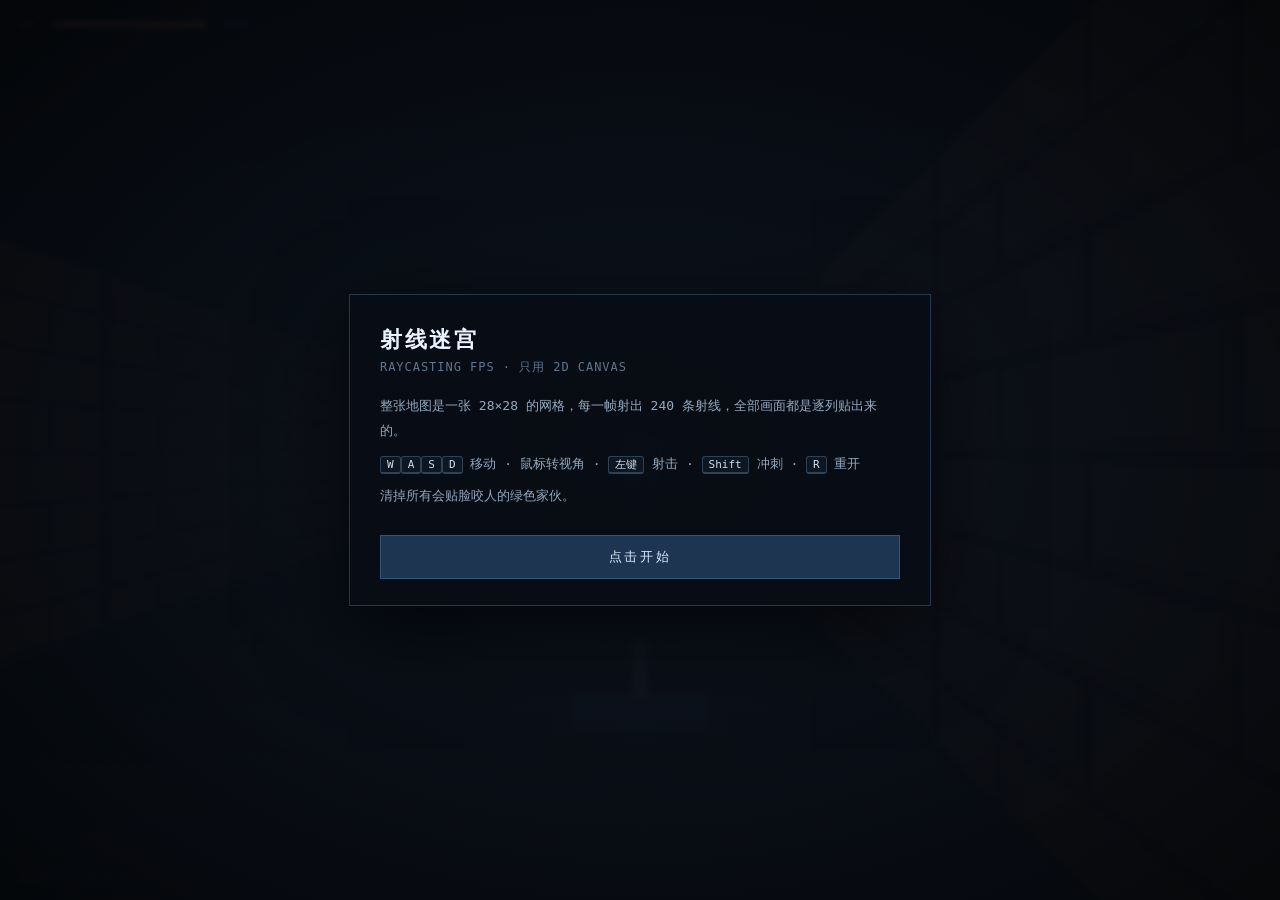
<file: 13-raycaster.html>
<!doctype html>
<html lang="zh-CN">
<head>
<meta charset="utf-8">
<meta name="viewport" content="width=device-width,initial-scale=1">
<title>射线迷宫 · 光线投射 FPS</title>
<style>
  html,body{margin:0;height:100%;background:#05070a;overflow:hidden;
    font-family:ui-monospace,"SFMono-Regular",Consolas,monospace;color:#dbe6f2;
    -webkit-user-select:none;user-select:none}
  #view{position:fixed;inset:0;width:100%;height:100%;display:block;cursor:crosshair;image-rendering:pixelated}
  #hud{position:fixed;inset:0;pointer-events:none;padding:16px 20px;display:flex;flex-direction:column;justify-content:space-between}
  .row{display:flex;gap:16px;align-items:center;font-size:12px;letter-spacing:.14em;text-transform:uppercase;color:#8fa3b8}
  .hp{width:150px;height:7px;border:1px solid #33445a;position:relative}
  .hp i{position:absolute;inset:0;background:linear-gradient(90deg,#ff5c5c,#ff9f43);transform-origin:left;transition:transform .12s linear}
  .k{color:#cfe3ff}
  #cross{position:fixed;left:50%;top:50%;width:16px;height:16px;margin:-8px 0 0 -8px;border:1px solid rgba(255,255,255,.55);border-radius:50%;pointer-events:none}
  #cross:before,#cross:after{content:"";position:absolute;background:rgba(255,255,255,.55)}
  #cross:before{left:7px;top:-5px;width:1px;height:5px}
  #cross:after{left:7px;bottom:-5px;width:1px;height:5px}
  #veil{position:fixed;inset:0;background:rgba(255,20,20,0);pointer-events:none;transition:background .18s}
  #screen{position:fixed;inset:0;display:grid;place-items:center;background:radial-gradient(ellipse at center,#0d1420ee,#040609f7);backdrop-filter:blur(2px);z-index:10}
  #screen.hide{display:none}
  .panel{width:min(520px,88vw);border:1px solid #24374d;background:#080d14e8;padding:30px 30px 26px;box-shadow:0 24px 80px #000a}
  .panel h1{margin:0 0 4px;font-size:22px;letter-spacing:.12em;font-weight:600;color:#eaf3ff}
  .panel .sub{font-size:12px;color:#5f7690;letter-spacing:.08em;margin-bottom:18px}
  .panel p{font-size:13px;line-height:1.9;color:#93a9c0;margin:0 0 8px}
  .panel kbd{border:1px solid #2c4258;border-bottom-width:2px;border-radius:3px;padding:1px 6px;font-size:11px;color:#cfe0f2;background:#0e1621}
  .panel button{margin-top:18px;width:100%;padding:12px;background:#1d3550;border:1px solid #31567d;color:#dcecff;
    font:inherit;font-size:13px;letter-spacing:.2em;text-transform:uppercase;cursor:pointer}
  .panel button:hover{background:#28496d}
  .big{font-size:15px;letter-spacing:.1em;color:#ffd166}
</style>
</head>
<body>
<canvas id="view"></canvas>
<div id="hud">
  <div class="row">
    <span>HP</span><div class="hp"><i id="hpbar"></i></div>
    <span id="hptxt">100</span>
    <span style="margin-left:auto">击杀 <span class="k" id="kills">0</span> / <span id="total">0</span></span>
  </div>
  <div class="row" style="opacity:.55"><span id="hint">点击画面锁定鼠标</span></div>
</div>
<div id="cross"></div>
<div id="veil"></div>
<div id="screen">
  <div class="panel" id="panel">
    <h1>射线迷宫</h1>
    <div class="sub">RAYCASTING FPS · 只用 2D CANVAS</div>
    <p>整张地图是一张 28×28 的网格，每一帧射出 240 条射线，全部画面都是逐列贴出来的。</p>
    <p><kbd>W</kbd><kbd>A</kbd><kbd>S</kbd><kbd>D</kbd> 移动 · 鼠标转视角 · <kbd>左键</kbd> 射击 · <kbd>Shift</kbd> 冲刺 · <kbd>R</kbd> 重开</p>
    <p>清掉所有会贴脸咬人的绿色家伙。</p>
    <button id="go">点击开始</button>
  </div>
</div>
<script>
(function () {
  "use strict";

  /* ================= 画布 ================= */
  const cv = document.getElementById("view");
  const ctx = cv.getContext("2d");
  const W = 480, H = 270;
  cv.width = W; cv.height = H;
  ctx.imageSmoothingEnabled = false;

  /* ================= 地图 ================= */
  const MW = 28, MH = 28;
  const grid = Array.from({ length: MH }, () => new Uint8Array(MW));
  function rect(x, y, w, h, v) {
    for (let j = y; j < y + h; j++) for (let i = x; i < x + w; i++) {
      if (j >= 0 && j < MH && i >= 0 && i < MW) grid[j][i] = v;
    }
  }
  for (let i = 0; i < MW; i++) { grid[0][i] = 1; grid[MH - 1][i] = 1; }
  for (let j = 0; j < MH; j++) { grid[j][0] = 1; grid[j][MW - 1] = 1; }
  rect(3, 3, 8, 6, 1);
  rect(14, 2, 4, 11, 2);
  rect(21, 3, 4, 6, 1);
  rect(3, 12, 4, 8, 2);
  rect(9, 16, 9, 6, 1);
  rect(21, 12, 4, 10, 2);
  rect(6, 11, 2, 2, 2);
  rect(18, 17, 1, 1, 1);
  rect(18, 21, 1, 1, 1);
  rect(23, 24, 2, 1, 1);
  rect(2, 22, 3, 2, 2);

  function solid(x, y) {
    const mx = Math.floor(x), my = Math.floor(y);
    if (mx < 0 || my < 0 || mx >= MW || my >= MH) return true;
    return grid[my][mx] !== 0;
  }

  /* ================= 贴图（程序生成） ================= */
  function makeWall(base, light, dark, kind) {
    const c = document.createElement("canvas");
    c.width = 64; c.height = 64;
    const g = c.getContext("2d");
    g.fillStyle = base; g.fillRect(0, 0, 64, 64);
    if (kind === "brick") {
      for (let row = 0; row < 8; row++) {
        const off = (row % 2) * 16;
        for (let col = -1; col < 5; col++) {
          const x = col * 32 + off, y = row * 8;
          const v = 0.72 + Math.random() * 0.28;
          g.fillStyle = mix(base, light, v * 0.35);
          g.fillRect(x + 1, y + 1, 30, 6);
          g.fillStyle = "rgba(0,0,0,.35)";
          g.fillRect(x, y, 32, 1);
          g.fillRect(x, y, 1, 8);
        }
      }
    } else {
      for (let i = 0; i < 900; i++) {
        g.fillStyle = Math.random() > .5 ? dark : light;
        g.globalAlpha = Math.random() * .25;
        g.fillRect(Math.random() * 64, Math.random() * 64, 2 + Math.random() * 3, 2 + Math.random() * 3);
      }
      g.globalAlpha = 1;
      for (let i = 0; i < 5; i++) {
        g.strokeStyle = "rgba(0,0,0,.3)"; g.lineWidth = 1;
        g.beginPath();
        g.moveTo(Math.random() * 64, 0);
        g.lineTo(Math.random() * 64, 64);
        g.stroke();
      }
    }
    g.strokeStyle = "rgba(0,0,0,.5)"; g.lineWidth = 2;
    g.strokeRect(0, 0, 64, 64);
    return c;
  }
  function mix(a, b, t) {
    const pa = [parseInt(a.slice(1, 3), 16), parseInt(a.slice(3, 5), 16), parseInt(a.slice(5, 7), 16)];
    const pb = [parseInt(b.slice(1, 3), 16), parseInt(b.slice(3, 5), 16), parseInt(b.slice(5, 7), 16)];
    return "rgb(" + pa.map((v, i) => Math.round(v + (pb[i] - v) * t)).join(",") + ")";
  }
  const tex1 = makeWall("#6b4a33", "#8f6647", "#4a3222", "brick");
  const tex2 = makeWall("#3b4652", "#55647a", "#28313b", "stone");

  /* ================= 敌人贴图 ================= */
  function makeSlime() {
    const c = document.createElement("canvas");
    c.width = 64; c.height = 64;
    const g = c.getContext("2d");
    const grd = g.createRadialGradient(28, 24, 3, 32, 38, 32);
    grd.addColorStop(0, "#c9ffd8");
    grd.addColorStop(.55, "#2fbf71");
    grd.addColorStop(1, "#0a2e1c");
    g.fillStyle = grd;
    g.beginPath(); g.ellipse(32, 38, 25, 24, 0, 0, Math.PI * 2); g.fill();
    g.fillStyle = "#04130b";
    g.beginPath(); g.ellipse(23, 32, 5, 7, 0, 0, 7); g.fill();
    g.beginPath(); g.ellipse(41, 32, 5, 7, 0, 0, 7); g.fill();
    g.fillStyle = "#eafff2";
    g.beginPath(); g.arc(21, 29, 2, 0, 7); g.fill();
    g.beginPath(); g.arc(39, 29, 2, 0, 7); g.fill();
    g.fillStyle = "#04130b";
    g.beginPath(); g.ellipse(32, 50, 8, 4, 0, 0, 7); g.fill();
    return c;
  }
  const slime = makeSlime();

  /* ================= 状态 ================= */
  const P = { x: 2.5, y: 2.5, a: 0, hp: 100 };
  let enemies = [], kills = 0, state = "menu", last = 0, now = 0;
  let recoil = 0, dmgFlash = 0, bobT = 0;
  const keys = Object.create(null);

  const spawns = [[10.5, 2.5], [24.5, 24.5], [5.5, 21.5], [12.5, 24.5], [26.5, 8.5], [2.5, 16.5], [19.5, 9.5], [9.5, 12.5]];

  function reset() {
    P.x = 2.5; P.y = 2.5; P.a = 0; P.hp = 100;
    kills = 0; dmgFlash = 0; recoil = 0;
    enemies = [];
    for (const [x, y] of spawns) {
      if (!solid(x, y)) enemies.push({ x, y, hp: 100, atk: 0, seed: Math.random() * 6, hitT: 0, bob: 0 });
    }
    document.getElementById("total").textContent = String(enemies.length);
    document.getElementById("kills").textContent = "0";
    updateHP();
  }

  function updateHP() {
    const v = Math.max(0, P.hp) / 100;
    document.getElementById("hpbar").style.transform = "scaleX(" + v + ")";
    document.getElementById("hptxt").textContent = String(Math.max(0, Math.round(P.hp)));
  }

  /* ================= 射线 ================= */
  function cast(px, py, rdx, rdy) {
    let mapX = Math.floor(px), mapY = Math.floor(py);
    const ddx = rdx === 0 ? 1e30 : Math.abs(1 / rdx);
    const ddy = rdy === 0 ? 1e30 : Math.abs(1 / rdy);
    let stepX, stepY, sdx, sdy;
    if (rdx < 0) { stepX = -1; sdx = (px - mapX) * ddx; } else { stepX = 1; sdx = (mapX + 1 - px) * ddx; }
    if (rdy < 0) { stepY = -1; sdy = (py - mapY) * ddy; } else { stepY = 1; sdy = (mapY + 1 - py) * ddy; }
    let side = 0, guard = 0;
    while (guard++ < 220) {
      if (sdx < sdy) { sdx += ddx; mapX += stepX; side = 0; }
      else { sdy += ddy; mapY += stepY; side = 1; }
      if (mapX < 0 || mapY < 0 || mapX >= MW || mapY >= MH) return { dist: 80, side: side, type: 1, wallX: 0 };
      const v = grid[mapY][mapX];
      if (v) {
        const dist = side === 0 ? sdx - ddx : sdy - ddy;
        let wx = side === 0 ? py + dist * rdy : px + dist * rdx;
        wx -= Math.floor(wx);
        return { dist: Math.max(1e-4, dist), side: side, type: v, wallX: wx };
      }
    }
    return { dist: 80, side: 0, type: 1, wallX: 0 };
  }

  function losClear(ax, ay, bx, by) {
    const dx = bx - ax, dy = by - ay;
    const d = Math.hypot(dx, dy);
    const steps = Math.ceil(d / 0.12);
    for (let i = 1; i < steps; i++) {
      const t = i / steps;
      if (solid(ax + dx * t, ay + dy * t)) return false;
    }
    return true;
  }

  /* ================= 绘制 ================= */
  const zbuf = new Float32Array(W);

  function render() {
    const fov = 0.72;
    const dirX = Math.cos(P.a), dirY = Math.sin(P.a);
    const planeX = -dirY * fov, planeY = dirX * fov;
    const horizon = H * 0.5 + Math.sin(bobT * 6) * 1.2;

    // 天花板 / 地板
    const cg = ctx.createLinearGradient(0, 0, 0, horizon);
    cg.addColorStop(0, "#05080c"); cg.addColorStop(1, "#131c26");
    ctx.fillStyle = cg; ctx.fillRect(0, 0, W, horizon);
    const fg = ctx.createLinearGradient(0, horizon, 0, H);
    fg.addColorStop(0, "#0d1319"); fg.addColorStop(1, "#1c2733");
    ctx.fillStyle = fg; ctx.fillRect(0, horizon, W, H - horizon);

    for (let x = 0; x < W; x += 2) {
      const camX = 2 * (x + 1) / W - 1;
      const rdx = dirX + planeX * camX;
      const rdy = dirY + planeY * camX;
      const hit = cast(P.x, P.y, rdx, rdy);
      const lineH = H / hit.dist;
      const y0 = horizon - lineH / 2;
      const tex = hit.type === 2 ? tex2 : tex1;
      let tx = Math.floor(hit.wallX * 64);
      if ((hit.side === 1 && rdy > 0) || (hit.side === 0 && rdx < 0)) tx = 63 - tx;
      ctx.drawImage(tex, tx, 0, 1, 64, x, y0, 2, lineH);
      const shade = Math.min(0.82, hit.dist / 13) + (hit.side === 1 ? 0.16 : 0);
      ctx.fillStyle = "rgba(3,5,9," + Math.min(0.88, shade).toFixed(3) + ")";
      ctx.fillRect(x, y0, 2, lineH);
      zbuf[x] = hit.dist; zbuf[x + 1] = hit.dist;
    }

    // 精灵
    const order = enemies.filter(e => e.hp > 0)
      .map(e => ({ e: e, d: (e.x - P.x) * (e.x - P.x) + (e.y - P.y) * (e.y - P.y) }))
      .sort((a, b) => b.d - a.d);

    const invDet = 1 / (planeX * dirY - dirX * planeY);
    for (const o of order) {
      const e = o.e;
      const spx = e.x - P.x, spy = e.y - P.y;
      const tX = invDet * (dirY * spx - dirX * spy);
      const tY = invDet * (-planeY * spx + planeX * spy);
      if (tY <= 0.15) continue;
      const scrX = (W / 2) * (1 + tX / tY);
      const hgt = Math.abs(H / tY) * 0.92;
      const wid = hgt * 0.85;
      const top = horizon - hgt / 2 + e.bob + (hgt * 0.08);
      const x0 = scrX - wid / 2;
      const fog = Math.min(0.72, tY / 15);
      for (let x = Math.max(0, Math.floor(x0)); x < Math.min(W, x0 + wid); x += 2) {
        if (zbuf[x] <= tY) continue;
        const u = (x - x0) / wid;
        if (u < 0 || u > 1) continue;
        ctx.drawImage(slime, Math.floor(u * 64), 0, 1, 64, x, top, 2, hgt);
        ctx.fillStyle = "rgba(4,7,12," + fog.toFixed(3) + ")";
        ctx.fillRect(x, top, 2, hgt);
      }
    }

    // 手里的家伙
    const kick = recoil * 10;
    ctx.fillStyle = "#1b2530";
    ctx.fillRect(W / 2 - 34, H - 54 + kick, 68, 60);
    ctx.fillStyle = "#2b3a4a";
    ctx.fillRect(W / 2 - 26, H - 62 + kick, 52, 12);
    ctx.fillStyle = "#4b6277";
    ctx.fillRect(W / 2 - 3, H - 78 + kick, 6, 18);

    // 受伤 / 开火闪光
    if (dmgFlash > 0) {
      ctx.fillStyle = "rgba(200,20,20," + (dmgFlash * 0.55).toFixed(3) + ")";
      ctx.fillRect(0, 0, W, H);
    }
    if (recoil > 0.5) {
      ctx.fillStyle = "rgba(255,230,160," + ((recoil - 0.5) * 0.5).toFixed(3) + ")";
      ctx.fillRect(0, 0, W, H);
    }
  }

  /* ================= 逻辑 ================= */
  function move(dt) {
    let fw = 0, st = 0;
    if (keys["w"] || keys["arrowup"]) fw += 1;
    if (keys["s"] || keys["arrowdown"]) fw -= 1;
    if (keys["d"]) st += 1;
    if (keys["a"]) st -= 1;
    if (keys["arrowleft"]) P.a -= 2.2 * dt;
    if (keys["arrowright"]) P.a += 2.2 * dt;
    const spd = (keys["shift"] ? 4.3 : 2.7) * dt;
    const dirX = Math.cos(P.a), dirY = Math.sin(P.a);
    let dx = (dirX * fw - dirY * st) * spd;
    let dy = (dirY * fw + dirX * st) * spd;
    const len = Math.hypot(dx, dy);
    if (len > spd) { dx = dx / len * spd; dy = dy / len * spd; }
    if (len > 0.0001) bobT += dt * (keys["shift"] ? 2.2 : 1.4);
    const r = 0.2;
    if (!solid(P.x + dx + Math.sign(dx) * r, P.y - r) && !solid(P.x + dx + Math.sign(dx) * r, P.y + r)) P.x += dx;
    if (!solid(P.x - r, P.y + dy + Math.sign(dy) * r) && !solid(P.x + r, P.y + dy + Math.sign(dy) * r)) P.y += dy;
  }

  function update(dt) {
    if (state !== "play") return;
    move(dt);
    recoil = Math.max(0, recoil - dt * 4.5);
    dmgFlash = Math.max(0, dmgFlash - dt * 2.2);

    for (const e of enemies) {
      if (e.hp <= 0) continue;
      e.bob = Math.sin(now * 3 + e.seed) * 4;
      const dx = P.x - e.x, dy = P.y - e.y;
      const d = Math.hypot(dx, dy) || 1;
      if (d > 1.25 && losClear(e.x, e.y, P.x, P.y)) {
        const step = 1.15 * dt;
        const nx = e.x + dx / d * step, ny = e.y + dy / d * step;
        if (!solid(nx, e.y)) e.x = nx;
        if (!solid(e.x, ny)) e.y = ny;
      }
      if (d < 1.7 && now - e.atk > 1.15) {
        e.atk = now;
        P.hp -= 8;
        dmgFlash = 1;
        updateHP();
        if (P.hp <= 0) gameOver(false);
      }
    }
    if (enemies.length && enemies.every(e => e.hp <= 0)) gameOver(true);
  }

  function shoot() {
    if (state !== "play" || now - shoot.t < 0.2) return;
    shoot.t = now;
    recoil = 1;
    const rdx = Math.cos(P.a), rdy = Math.sin(P.a);
    const wall = cast(P.x, P.y, rdx, rdy).dist;
    let best = null, bestD = Infinity;
    for (const e of enemies) {
      if (e.hp <= 0) continue;
      const dx = e.x - P.x, dy = e.y - P.y;
      const d = Math.hypot(dx, dy);
      if (d > wall || d > bestD) continue;
      const perp = Math.abs(dx * rdy - dy * rdx);
      if (perp > 0.55) continue;
      bestD = d; best = e;
    }
    if (best) {
      best.hp -= 40;
      best.hitT = 0.16;
      if (best.hp <= 0) {
        kills++;
        document.getElementById("kills").textContent = String(kills);
      }
    }
  }
  shoot.t = 0;

  /* ================= 流程 ================= */
  const screen = document.getElementById("screen");
  const panel = document.getElementById("panel");

  function gameOver(win) {
    state = win ? "win" : "dead";
    if (document.pointerLockElement) document.exitPointerLock();
    panel.innerHTML = win
      ? '<h1>清场</h1><div class="sub">SECTOR CLEAR</div><p class="big">你活下来了。</p>' +
        '<p>再玩一次会重新随机敌人的出生点，路线完全不同。</p><button id="go">再来一局</button>'
      : '<h1>被啃了</h1><div class="sub">YOU DIED</div><p class="big">击杀 ' + kills + ' 只。</p>' +
        '<p>试试 Shift 冲刺绕后 —— 贴脸站着不动一定输。</p><button id="go">重来</button>';
    screen.classList.remove("hide");
    document.getElementById("go").addEventListener("click", start);
  }

  function start() {
    reset();
    state = "play";
    screen.classList.add("hide");
    cv.requestPointerLock && cv.requestPointerLock();
  }

  document.getElementById("go").addEventListener("click", start);

  /* ================= 输入 ================= */
  window.addEventListener("keydown", function (ev) {
    const k = ev.key.toLowerCase();
    keys[k] = true;
    if (k === "r") { if (state !== "menu") start(); }
    if (k === " " || k === "arrowup" || k === "arrowdown") ev.preventDefault();
  });
  window.addEventListener("keyup", function (ev) { keys[ev.key.toLowerCase()] = false; });
  window.addEventListener("blur", function () { for (const k in keys) keys[k] = false; });

  document.addEventListener("mousemove", function (ev) {
    if (document.pointerLockElement === cv && state === "play") {
      P.a += ev.movementX * 0.0022;
    }
  });
  cv.addEventListener("mousedown", function (ev) {
    if (state !== "play") return;
    if (document.pointerLockElement !== cv) { cv.requestPointerLock && cv.requestPointerLock(); return; }
    if (ev.button === 0) shoot();
  });
  document.addEventListener("pointerlockchange", function () {
    document.getElementById("hint").textContent =
      document.pointerLockElement === cv ? "" : "点击画面锁定鼠标";
  });

  /* ================= 主循环 ================= */
  let acc = 0;
  const STEP = 1 / 120;
  function frame(t) {
    now = t / 1000;
    if (!last) last = now;
    let dt = Math.min(0.1, now - last);
    last = now;
    acc += dt;
    let guard = 0;
    while (acc >= STEP && guard++ < 8) { update(STEP); acc -= STEP; }
    render();
    requestAnimationFrame(frame);
  }

  reset();
  render();
  requestAnimationFrame(frame);
})();
</script>
</body>
</html>
</file>
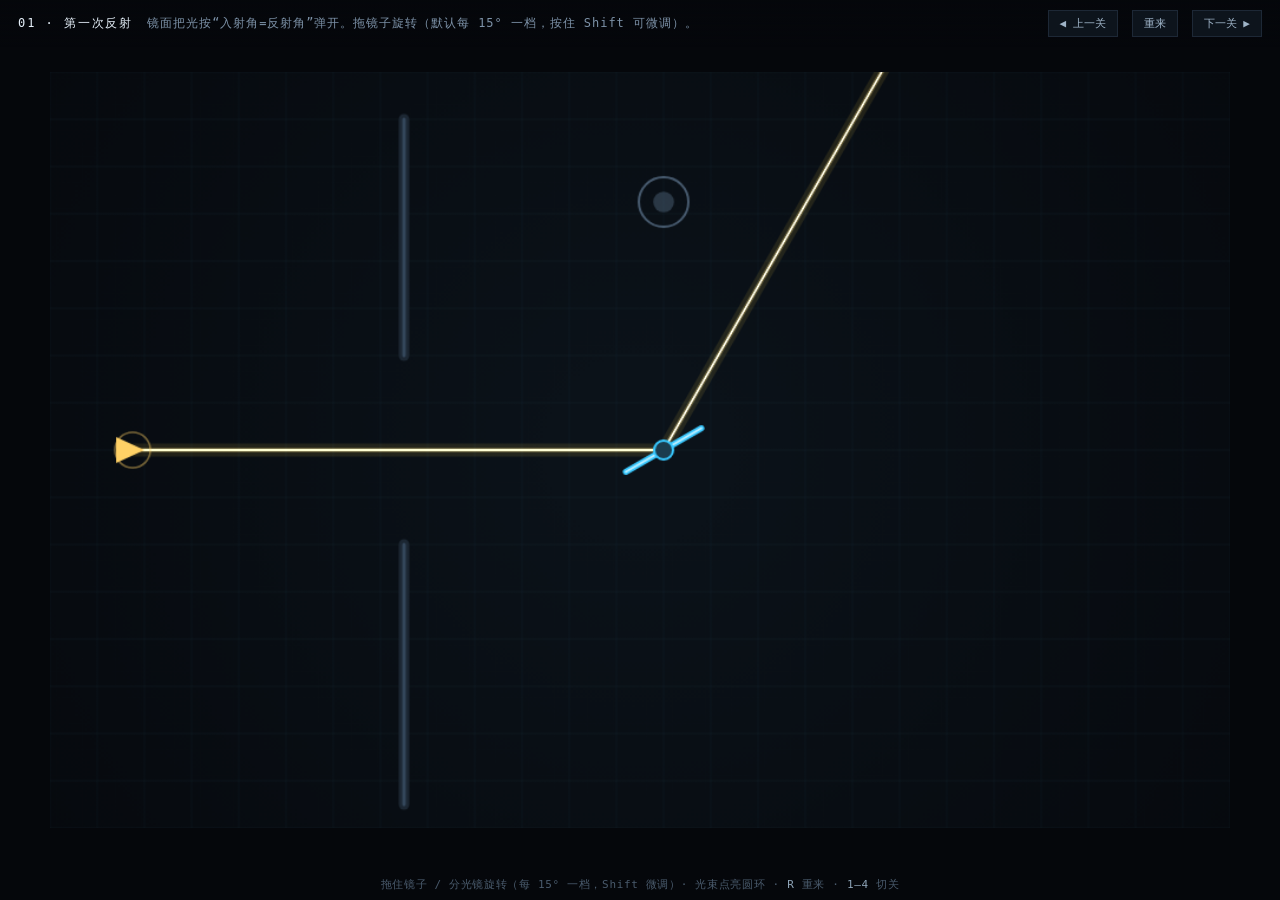
<file: 16-optics.html>
<!doctype html>
<html lang="zh-CN">
<head>
<meta charset="utf-8">
<meta name="viewport" content="width=device-width,initial-scale=1">
<title>光学台 · 2D 光线折射解谜</title>
<style>
  html,body{margin:0;min-height:100%;background:#05070b;color:#cfe0ee;overflow:hidden;
    font-family:ui-monospace,"SFMono-Regular",Consolas,monospace;-webkit-user-select:none;user-select:none}
  #wrap{position:fixed;inset:0;display:grid;place-items:center}
  canvas{display:block;width:min(100vw,1180px);height:auto;cursor:crosshair;touch-action:none}
  #bar{position:fixed;left:0;right:0;top:0;display:flex;gap:14px;align-items:center;
    padding:10px 18px;font-size:12px;letter-spacing:.08em;color:#7d92a8;
    background:linear-gradient(#05070bdd,#05070b00);pointer-events:none}
  #bar .name{color:#e6f0fa;letter-spacing:.16em}
  #bar button{pointer-events:auto;font:inherit;font-size:11px;background:#0d141c;color:#9fb4c8;
    border:1px solid #1d2836;padding:5px 11px;cursor:pointer}
  #bar button:hover{border-color:#31506d;color:#dff1ff}
  #hint{position:fixed;left:0;right:0;bottom:8px;text-align:center;font-size:11px;color:#4a5b6d;letter-spacing:.06em}
  #hint b{color:#8fa5b9;font-weight:400}
  #win{position:fixed;inset:0;display:none;place-items:center;pointer-events:none}
  #win.show{display:grid}
  #win .card{background:#08101ae8;border:1px solid #2a6b52;padding:22px 40px;text-align:center;
    box-shadow:0 0 60px #14ffa922;pointer-events:auto}
  #win h2{margin:0 0 6px;font-size:18px;letter-spacing:.16em;color:#5effc2;font-weight:600}
  #win p{margin:0 0 14px;font-size:12px;color:#7d92a8}
  #win button{font:inherit;font-size:12px;background:#0f2a21;border:1px solid #2a6b52;color:#9dffd8;padding:8px 20px;cursor:pointer}
</style>
</head>
<body>
<div id="wrap"><canvas id="cv" width="1000" height="640"></canvas></div>
<div id="bar">
  <span class="name" id="lvlName">LEVEL</span>
  <span id="lvlHint"></span>
  <span style="margin-left:auto"></span>
  <button id="prev">◀ 上一关</button>
  <button id="reset">重来</button>
  <button id="next">下一关 ▶</button>
</div>
<div id="hint">拖住镜子 / 分光镜旋转（每 15° 一档，Shift 微调）· 光束点亮圆环 · <b>R</b> 重来 · <b>1–4</b> 切关</div>
<div id="win"><div class="card"><h2>光路接通</h2><p>所有目标已点亮</p><button id="winNext">下一关 →</button></div></div>

<script>
(function () {
  "use strict";
  const cv = document.getElementById("cv");
  const ctx = cv.getContext("2d");
  const W = cv.width, H = cv.height;

  /* ================= 关卡 ================= */
  const LEVELS = [
    {
      name: "01 · 第一次反射",
      hint: "镜面把光按“入射角=反射角”弹开。拖镜子旋转（默认每 15° 一档，按住 Shift 可微调）。",
      src: { x: 70, y: 320, a: 0 },
      walls: [[300, 40, 300, 240], [300, 400, 300, 620]],
      mirrors: [{ x: 520, y: 320, a: -0.5236 }],
      splitters: [],
      targets: [{ x: 520, y: 110 }]
    },
    {
      name: "02 · 两跳",
      hint: "一面镜子不够了：先往下，再横穿，最后向上。",
      src: { x: 80, y: 140, a: Math.PI / 2 },
      walls: [[380, 30, 380, 380], [560, 520, 560, 640]],
      mirrors: [{ x: 80, y: 470, a: 1.0472 }, { x: 770, y: 470, a: -0.2618 }],
      splitters: [],
      targets: [{ x: 770, y: 190 }]
    },
    {
      name: "03 · 分光镜",
      hint: "分光镜会同时产生反射光和透射光 —— 一束变两束。它也能转。",
      src: { x: 80, y: 320, a: 0 },
      walls: [[300, 520, 700, 520], [180, 60, 180, 180]],
      mirrors: [{ x: 820, y: 320, a: 0.5236 }],
      splitters: [{ x: 480, y: 320, a: -0.7854 }],
      targets: [{ x: 480, y: 120 }, { x: 820, y: 540 }]
    },
    {
      name: "04 · 三镜一棱",
      hint: "三面镜子接力。先想清楚每一段要走的方向，再回头调角度。",
      src: { x: 80, y: 320, a: 0 },
      walls: [[500, 180, 500, 470], [160, 60, 160, 240]],
      mirrors: [{ x: 300, y: 320, a: 0.2618 }, { x: 300, y: 120, a: 1.0472 }, { x: 700, y: 120, a: 0.5236 }],
      splitters: [],
      targets: [{ x: 700, y: 540 }]
    }
  ];
  const MIRROR_LEN = 74;
  const SPLIT_LEN = 82;
  const TARGET_R = 21;

  let level = 0;
  let mirrors = [], splitters = [], targets = [], walls = [], src = null;
  let drag = null;
  let won = false;
  let hitFlash = 0;

  function load(i) {
    level = (i + LEVELS.length) % LEVELS.length;
    const L = LEVELS[level];
    src = { x: L.src.x, y: L.src.y, a: L.src.a };
    walls = L.walls.map(w => w.slice());
    mirrors = L.mirrors.map(m => ({ x: m.x, y: m.y, a: m.a }));
    splitters = (L.splitters || []).map(m => ({ x: m.x, y: m.y, a: m.a }));
    targets = L.targets.map(t => ({ x: t.x, y: t.y, lit: false }));
    drag = null;
    won = false;
    document.getElementById("win").classList.remove("show");
    document.getElementById("lvlName").textContent = L.name;
    document.getElementById("lvlHint").textContent = L.hint;
  }

  /* ================= 几何 ================= */
  function segOf(o, len) {
    const hx = Math.cos(o.a) * len / 2, hy = Math.sin(o.a) * len / 2;
    return { x1: o.x - hx, y1: o.y - hy, x2: o.x + hx, y2: o.y + hy };
  }
  function cross(ax, ay, bx, by) { return ax * by - ay * bx; }

  // 返回最近的交点 {t, u, seg}
  function hitSeg(px, py, dx, dy, s) {
    const ex = s.x2 - s.x1, ey = s.y2 - s.y1;
    const den = cross(dx, dy, ex, ey);
    if (Math.abs(den) < 1e-9) return null;
    const qx = s.x1 - px, qy = s.y1 - py;
    const t = cross(qx, qy, ex, ey) / den;
    const u = cross(qx, qy, dx, dy) / den;
    if (t < 1e-4 || u < 0 || u > 1) return null;
    return t;
  }

  function normalOf(s) {
    const ex = s.x2 - s.x1, ey = s.y2 - s.y1;
    const l = Math.hypot(ex, ey) || 1;
    return { x: -ey / l, y: ex / l };
  }

  function distToSeg(px, py, s) {
    const ex = s.x2 - s.x1, ey = s.y2 - s.y1;
    const l2 = ex * ex + ey * ey || 1;
    let t = ((px - s.x1) * ex + (py - s.y1) * ey) / l2;
    t = Math.max(0, Math.min(1, t));
    return Math.hypot(px - (s.x1 + ex * t), py - (s.y1 + ey * t));
  }

  /* ================= 追踪 ================= */
  let budget = 0;
  const beams = [];

  function trace(x, y, dx, dy, depth, hue) {
    if (depth > 14 || budget <= 0) return;
    budget--;

    let bestT = Infinity, bestKind = "none", bestObj = null;
    for (const w of walls) {
      const t = hitSeg(x, y, dx, dy, w);
      if (t !== null && t < bestT) { bestT = t; bestKind = "wall"; bestObj = w; }
    }
    for (const m of mirrors) {
      const s = segOf(m, MIRROR_LEN);
      const t = hitSeg(x, y, dx, dy, s);
      if (t !== null && t < bestT) { bestT = t; bestKind = "mirror"; bestObj = m; }
    }
    for (const m of splitters) {
      const s = segOf(m, SPLIT_LEN);
      const t = hitSeg(x, y, dx, dy, s);
      if (t !== null && t < bestT) { bestT = t; bestKind = "split"; bestObj = m; }
    }

    if (bestKind === "none") {
      const ex = x + dx * 1600, ey = y + dy * 1600;
      beams.push({ x1: x, y1: y, x2: ex, y2: ey, hue: hue });
      checkTargets(x, y, ex, ey);
      return;
    }

    const hx = x + dx * bestT, hy = y + dy * bestT;
    beams.push({ x1: x, y1: y, x2: hx, y2: hy, hue: hue });
    checkTargets(x, y, hx, hy);

    if (bestKind === "wall") return;

    const s = segOf(bestObj, bestKind === "mirror" ? MIRROR_LEN : SPLIT_LEN);
    const n = normalOf(s);
    const dot = dx * n.x + dy * n.y;
    const rx = dx - 2 * dot * n.x;
    const ry = dy - 2 * dot * n.y;
    const nx2 = hx + rx * 0.5, ny2 = hy + ry * 0.5;

    if (bestKind === "mirror") {
      trace(nx2, ny2, rx, ry, depth + 1, hue);
    } else {
      // 分光：反射 + 透射
      trace(nx2, ny2, rx, ry, depth + 1, (hue + 70) % 360);
      trace(hx + dx * 0.5, hy + dy * 0.5, dx, dy, depth + 1, (hue + 190) % 360);
    }
  }

  function checkTargets(x0, y0, x1, y1) {
    const ex = x1 - x0, ey = y1 - y0;
    const l2 = ex * ex + ey * ey || 1;
    for (const tg of targets) {
      if (tg.lit) continue;
      let t = ((tg.x - x0) * ex + (tg.y - y0) * ey) / l2;
      t = Math.max(0, Math.min(1, t));
      const px = x0 + ex * t, py = y0 + ey * t;
      if (Math.hypot(tg.x - px, tg.y - py) < TARGET_R) {
        tg.lit = true;
        hitFlash = 1;
      }
    }
  }

  /* ================= 绘制 ================= */
  function draw() {
    ctx.clearRect(0, 0, W, H);

    // 底
    const bg = ctx.createRadialGradient(W / 2, H / 2, 80, W / 2, H / 2, 760);
    bg.addColorStop(0, "#0b1219");
    bg.addColorStop(1, "#05070b");
    ctx.fillStyle = bg;
    ctx.fillRect(0, 0, W, H);

    // 网格
    ctx.strokeStyle = "rgba(90,140,180,.055)";
    ctx.lineWidth = 1;
    for (let x = 0; x <= W; x += 40) {
      ctx.beginPath(); ctx.moveTo(x, 0); ctx.lineTo(x, H); ctx.stroke();
    }
    for (let y = 0; y <= H; y += 40) {
      ctx.beginPath(); ctx.moveTo(0, y); ctx.lineTo(W, y); ctx.stroke();
    }

    // 计算光束
    beams.length = 0;
    budget = 56;
    for (const tg of targets) tg.lit = false;
    trace(src.x, src.y, Math.cos(src.a), Math.sin(src.a), 0, 45);

    // 墙体
    ctx.lineCap = "round";
    for (const w of walls) {
      ctx.strokeStyle = "#1c2733";
      ctx.lineWidth = 9;
      ctx.beginPath(); ctx.moveTo(w[0], w[1]); ctx.lineTo(w[2], w[3]); ctx.stroke();
      ctx.strokeStyle = "#33465a";
      ctx.lineWidth = 3;
      ctx.beginPath(); ctx.moveTo(w[0], w[1]); ctx.lineTo(w[2], w[3]); ctx.stroke();
    }

    // 光束
    ctx.globalCompositeOperation = "lighter";
    for (const b of beams) {
      ctx.strokeStyle = "hsla(" + b.hue + ",100%,60%,.10)";
      ctx.lineWidth = 11;
      ctx.beginPath(); ctx.moveTo(b.x1, b.y1); ctx.lineTo(b.x2, b.y2); ctx.stroke();
      ctx.strokeStyle = "hsla(" + b.hue + ",100%,72%,.22)";
      ctx.lineWidth = 4;
      ctx.beginPath(); ctx.moveTo(b.x1, b.y1); ctx.lineTo(b.x2, b.y2); ctx.stroke();
      ctx.strokeStyle = "hsla(" + b.hue + ",100%,94%,.92)";
      ctx.lineWidth = 1.4;
      ctx.beginPath(); ctx.moveTo(b.x1, b.y1); ctx.lineTo(b.x2, b.y2); ctx.stroke();
    }
    ctx.globalCompositeOperation = "source-over";

    // 目标环
    for (const tg of targets) {
      const lit = tg.lit;
      if (lit) {
        const g = ctx.createRadialGradient(tg.x, tg.y, 2, tg.x, tg.y, TARGET_R * 2.4);
        g.addColorStop(0, "rgba(70,255,170,.55)");
        g.addColorStop(1, "rgba(70,255,170,0)");
        ctx.fillStyle = g;
        ctx.beginPath(); ctx.arc(tg.x, tg.y, TARGET_R * 2.4, 0, 7); ctx.fill();
      }
      ctx.beginPath();
      ctx.arc(tg.x, tg.y, TARGET_R, 0, Math.PI * 2);
      ctx.strokeStyle = lit ? "#5effc2" : "rgba(120,150,180,.55)";
      ctx.lineWidth = lit ? 3 : 2;
      ctx.stroke();
      ctx.beginPath();
      ctx.arc(tg.x, tg.y, TARGET_R * 0.42, 0, Math.PI * 2);
      ctx.fillStyle = lit ? "#5effc2" : "rgba(120,150,180,.3)";
      ctx.fill();
    }

    // 分光镜
    for (const m of splitters) {
      const s = segOf(m, SPLIT_LEN);
      ctx.save();
      ctx.setLineDash([7, 5]);
      ctx.strokeStyle = "#ff74e0";
      ctx.lineWidth = 3;
      ctx.beginPath(); ctx.moveTo(s.x1, s.y1); ctx.lineTo(s.x2, s.y2); ctx.stroke();
      ctx.restore();
      ctx.beginPath(); ctx.arc(m.x, m.y, 5, 0, 7);
      ctx.fillStyle = "#ff74e0"; ctx.fill();
      ctx.fillStyle = "rgba(255,116,224,.65)";
      ctx.font = "10px ui-monospace,monospace";
      ctx.textAlign = "center";
      ctx.fillText("SPLIT", m.x, m.y - 12);
    }

    // 镜子
    for (const m of mirrors) {
      const s = segOf(m, MIRROR_LEN);
      const n = normalOf(s);
      ctx.strokeStyle = "#38c8ff";
      ctx.lineWidth = 5;
      ctx.beginPath(); ctx.moveTo(s.x1, s.y1); ctx.lineTo(s.x2, s.y2); ctx.stroke();
      ctx.strokeStyle = "#bdefff";
      ctx.lineWidth = 1.6;
      ctx.beginPath(); ctx.moveTo(s.x1, s.y1); ctx.lineTo(s.x2, s.y2); ctx.stroke();
      // 手柄
      const hx = m.x + n.x * 0, hy = m.y; // 在中心
      ctx.beginPath(); ctx.arc(m.x, m.y, 8, 0, 7);
      ctx.fillStyle = drag === m ? "#e8fbff" : "#1b3c4e";
      ctx.fill();
      ctx.strokeStyle = "#38c8ff"; ctx.lineWidth = 2; ctx.stroke();
    }

    // 光源
    ctx.save();
    ctx.translate(src.x, src.y);
    ctx.rotate(src.a);
    ctx.fillStyle = "#ffd166";
    ctx.beginPath();
    ctx.moveTo(-14, -11); ctx.lineTo(10, 0); ctx.lineTo(-14, 11); ctx.closePath();
    ctx.fill();
    ctx.restore();
    ctx.beginPath();
    ctx.arc(src.x, src.y, 15, 0, 7);
    ctx.strokeStyle = "rgba(255,209,102,.45)";
    ctx.lineWidth = 1.5;
    ctx.stroke();

    // 胜利
    const allLit = targets.length > 0 && targets.every(t => t.lit);
    if (allLit && !won) {
      won = true;
      document.getElementById("win").classList.add("show");
    }
    if (!allLit) {
      won = false;
      document.getElementById("win").classList.remove("show");
    }
    hitFlash *= 0.93;
  }

  /* ================= 交互 ================= */
  function pos(e) {
    const r = cv.getBoundingClientRect();
    return {
      x: (e.clientX - r.left) * (W / r.width),
      y: (e.clientY - r.top) * (H / r.height)
    };
  }

  cv.addEventListener("pointerdown", function (e) {
    const p = pos(e);
    let best = null, bd = 46;
    for (const m of mirrors.concat(splitters)) {
      const d = Math.hypot(p.x - m.x, p.y - m.y);
      if (d < bd) { bd = d; best = m; }
    }
    if (best) {
      drag = best;
      cv.setPointerCapture(e.pointerId);
    }
  });
  cv.addEventListener("pointermove", function (e) {
    if (!drag) return;
    const p = pos(e);
    const raw = Math.atan2(p.y - drag.y, p.x - drag.x);
    if (e.shiftKey) {
      drag.a = raw;
    } else {
      const snap = Math.PI / 12; // 15°
      drag.a = Math.round(raw / snap) * snap;
    }
  });
  cv.addEventListener("pointerup", function () { drag = null; });
  cv.addEventListener("pointercancel", function () { drag = null; });

  window.addEventListener("keydown", function (e) {
    const k = e.key.toLowerCase();
    if (k === "r") load(level);
    if (k >= "1" && k <= "4") load(+k - 1);
    if (k === "arrowright") load(level + 1);
    if (k === "arrowleft") load(level - 1);
  });

  document.getElementById("reset").addEventListener("click", function () { load(level); });
  document.getElementById("prev").addEventListener("click", function () { load(level - 1); });
  document.getElementById("next").addEventListener("click", function () { load(level + 1); });
  document.getElementById("winNext").addEventListener("click", function () { load(level + 1); });

  /* ================= 循环 ================= */
  function frame() {
    draw();
    requestAnimationFrame(frame);
  }
  load(0);
  requestAnimationFrame(frame);
})();
</script>
</body>
</html>
</file>
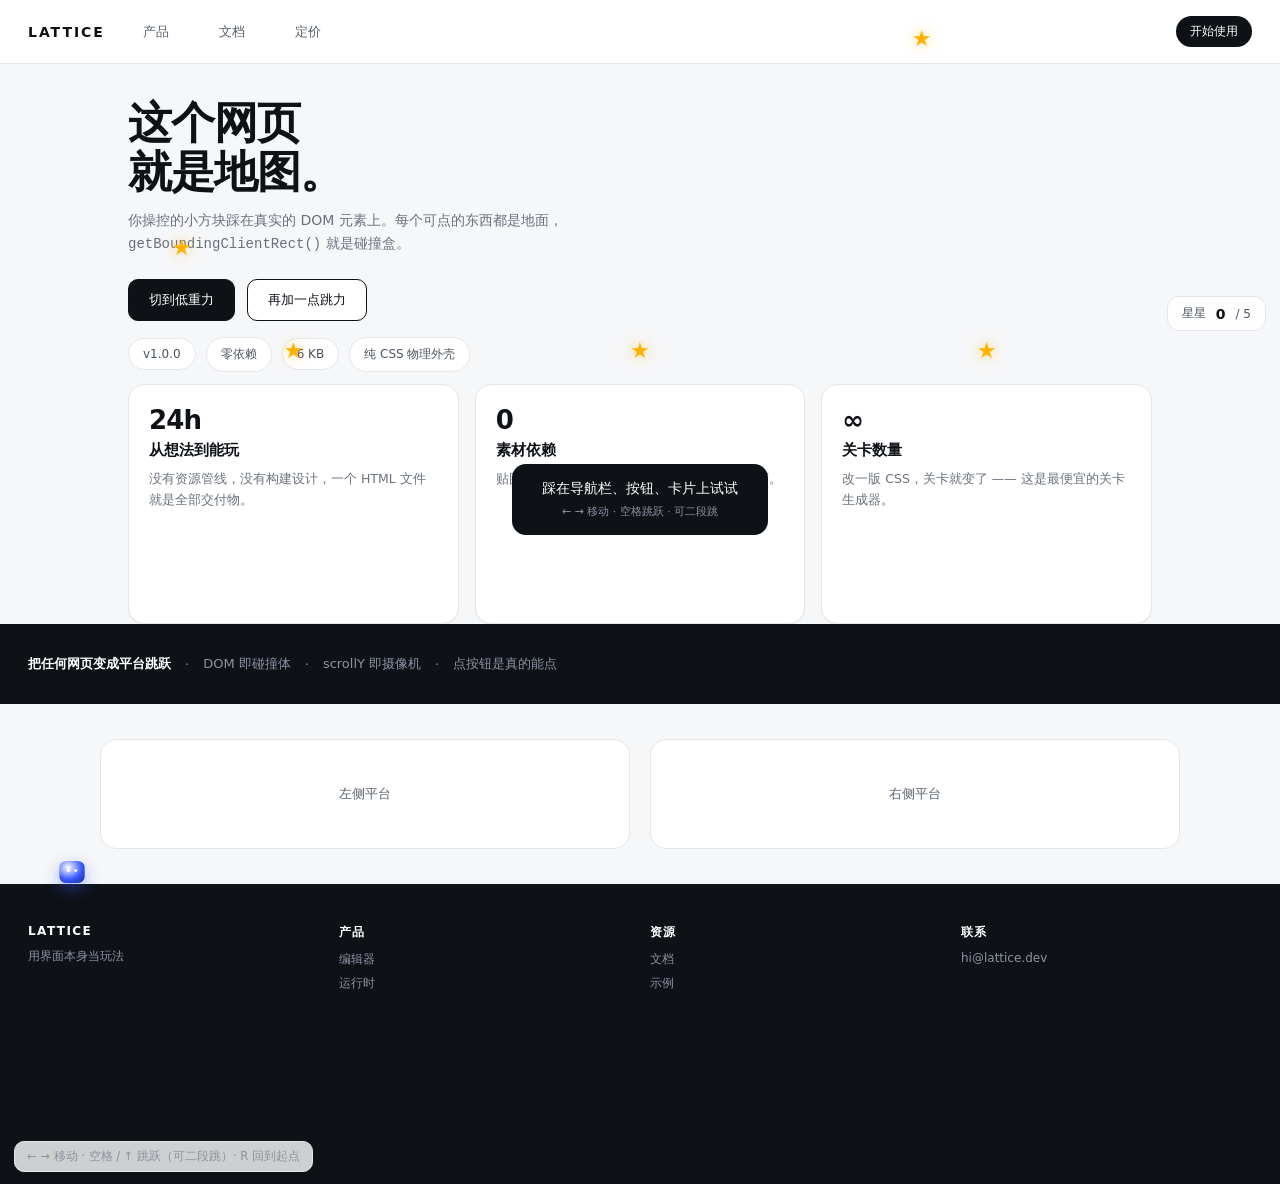
<file: 18-dom.html>
<!doctype html>
<html lang="zh-CN">
<head>
<meta charset="utf-8">
<meta name="viewport" content="width=device-width,initial-scale=1">
<title>这个网页就是地图 · DOM 平台跳跃</title>
<style>
  :root{--ink:#0e1116;--line:#e3e6ea;--accent:#3b5bff}
  *{box-sizing:border-box}
  html,body{margin:0;background:#f6f7f9;color:var(--ink);
    font-family:ui-sans-serif,system-ui,"Segoe UI","Noto Sans SC",sans-serif;
    overflow-x:hidden}
  body{position:relative}
  #player{position:absolute;left:0;top:0;width:24px;height:24px;z-index:9;
    will-change:transform;pointer-events:none}
  #player .body{width:24px;height:24px;border-radius:7px;
    background:radial-gradient(circle at 35% 30%,#fff,#3b5bff 55%,#15268f);
    box-shadow:0 6px 16px rgba(59,91,255,.45);position:relative}
  #player .body:before,#player .body:after{content:"";position:absolute;top:9px;width:3px;height:3px;
    border-radius:50%;background:#fff}
  #player .body:before{left:7px}
  #player .body:after{left:14px}
  #player.ground .body{transform:scaleY(.92) scaleX(1.06)}

  nav{display:flex;align-items:center;gap:26px;height:64px;padding:0 28px;
    background:#fff;border-bottom:1px solid var(--line)}
  nav .logo{font-weight:800;letter-spacing:.14em;font-size:14px}
  nav a{font-size:13px;color:#59606b;text-decoration:none;padding:8px 12px;border-radius:8px}
  nav a:hover{background:#eef1f6;color:var(--ink)}
  nav .spacer{flex:1}
  nav .pill{font-size:12px;padding:7px 14px;border-radius:999px;background:var(--ink);color:#fff}

  .hero{height:260px;padding:34px 28px 0;max-width:1080px;margin:0 auto;position:relative}
  .hero h1{margin:0;font-size:44px;line-height:1.12;letter-spacing:-.02em}
  .hero p{margin:12px 0 0;color:#69707c;font-size:14px;max-width:460px;line-height:1.7}
  .cta{display:flex;gap:12px;margin-top:22px}
  .cta button{font:inherit;font-size:13px;padding:11px 20px;border-radius:10px;border:1px solid var(--ink);
    background:var(--ink);color:#fff;cursor:pointer}
  .cta button.ghost{background:#fff;color:var(--ink)}
  .cta button:active{transform:translateY(1px)}

  .chips{height:60px;display:flex;gap:10px;align-items:center;padding:0 28px;max-width:1080px;margin:0 auto}
  .chip{font-size:12px;padding:8px 14px;border:1px solid var(--line);border-radius:999px;background:#fff;color:#4c5360}

  .cards{height:240px;display:grid;grid-template-columns:repeat(3,1fr);gap:16px;
    max-width:1080px;margin:0 auto;padding:0 28px}
  .card{background:#fff;border:1px solid var(--line);border-radius:16px;padding:20px;
    box-shadow:0 1px 0 #0000000a}
  .card h3{margin:0 0 8px;font-size:15px}
  .card p{margin:0;font-size:12.5px;color:#6b727e;line-height:1.7}
  .card .k{font-size:26px;font-weight:800;letter-spacing:-.03em;margin-bottom:6px}

  .marquee{height:80px;display:flex;align-items:center;gap:14px;overflow:hidden;
    background:#0e1116;color:#8b93a3;font-size:13px;padding:0 28px;white-space:nowrap}
  .marquee b{color:#fff;font-weight:600}

  .banner{height:180px;display:flex;align-items:center;justify-content:center;gap:20px;
    max-width:1080px;margin:0 auto}
  .banner .box{flex:1;height:110px;border-radius:16px;background:#fff;border:1px solid var(--line);
    display:flex;align-items:center;justify-content:center;font-size:13px;color:#5c6470}

  footer{height:300px;background:#0e1116;color:#8b93a3;padding:40px 28px;font-size:12px;
    display:grid;grid-template-columns:repeat(4,1fr);gap:20px}
  footer h4{color:#fff;font-size:12px;margin:0 0 10px;letter-spacing:.12em}
  footer div.line{margin-bottom:7px}

  .star{position:absolute;width:26px;height:26px;font-size:22px;line-height:26px;text-align:center;
    color:#ffb300;text-shadow:0 0 14px #ffb30099;z-index:8;animation:bob 1.6s ease-in-out infinite}
  @keyframes bob{50%{transform:translateY(-6px) rotate(8deg)}}

  #hud{position:fixed;top:12px;right:14px;z-index:30;display:flex;gap:10px;align-items:center;
    background:#ffffffd9;backdrop-filter:blur(8px);border:1px solid var(--line);border-radius:12px;
    padding:8px 14px;font-size:12px;color:#4c5360;pointer-events:none}
  #hud b{color:#0e1116;font-size:14px}
  #tip{position:fixed;left:14px;bottom:12px;z-index:30;font-size:11.5px;color:#8b929e;
    background:#ffffffcc;border:1px solid var(--line);border-radius:10px;padding:7px 12px;pointer-events:none}
  #toast{position:fixed;left:50%;top:20%;transform:translate(-50%,-10px);z-index:40;
    background:#0e1116;color:#fff;padding:16px 30px;border-radius:14px;font-size:14px;
    opacity:0;transition:opacity .25s,transform .25s;pointer-events:none;text-align:center}
  #toast.show{opacity:1;transform:translate(-50%,0)}
  #toast small{display:block;font-size:11px;color:#8b93a3;margin-top:6px}
</style>
</head>
<body>
<div id="player"><div class="body"></div></div>

<nav data-solid>
  <span class="logo">LATTICE</span>
  <a href="#" data-solid onclick="return false">产品</a>
  <a href="#" data-solid onclick="return false">文档</a>
  <a href="#" data-solid onclick="return false">定价</a>
  <span class="spacer"></span>
  <span class="pill" data-solid>开始使用</span>
</nav>

<section class="hero">
  <h1>这个网页<br>就是地图。</h1>
  <p>你操控的小方块踩在真实的 DOM 元素上。每个可点的东西都是地面，<code>getBoundingClientRect()</code> 就是碰撞盒。</p>
  <div class="cta">
    <button data-solid data-act="lowg">切到低重力</button>
    <button class="ghost" data-solid data-act="super">再加一点跳力</button>
  </div>
</section>

<div class="chips">
  <span class="chip" data-solid>v1.0.0</span>
  <span class="chip" data-solid>零依赖</span>
  <span class="chip" data-solid>6 KB</span>
  <span class="chip" data-solid>纯 CSS 物理外壳</span>
</div>

<section class="cards">
  <article class="card" data-solid>
    <div class="k">24h</div>
    <h3>从想法到能玩</h3>
    <p>没有资源管线，没有构建设计，一个 HTML 文件就是全部交付物。</p>
  </article>
  <article class="card" data-solid>
    <div class="k">0</div>
    <h3>素材依赖</h3>
    <p>贴图是渐变，音效是振荡器，地图是别人的网页。</p>
  </article>
  <article class="card" data-solid>
    <div class="k">∞</div>
    <h3>关卡数量</h3>
    <p>改一版 CSS，关卡就变了 —— 这是最便宜的关卡生成器。</p>
  </article>
</section>

<div class="marquee">
  <b>把任何网页变成平台跳跃</b><span>·</span><span>DOM 即碰撞体</span><span>·</span><span>scrollY 即摄像机</span><span>·</span><span>点按钮是真的能点</span>
</div>

<div class="banner">
  <div class="box" data-solid>左侧平台</div>
  <div class="box" data-solid>右侧平台</div>
</div>

<footer data-solid>
  <div><h4>LATTICE</h4><div class="line">用界面本身当玩法</div></div>
  <div><h4>产品</h4><div class="line">编辑器</div><div class="line">运行时</div></div>
  <div><h4>资源</h4><div class="line">文档</div><div class="line">示例</div></div>
  <div><h4>联系</h4><div class="line">hi@lattice.dev</div></div>
</footer>

<div id="hud">星星 <b id="score">0</b> / 5</div>
<div id="tip">← → 移动 · 空格 / ↑ 跳跃（可二段跳）· R 回到起点</div>
<div id="toast"></div>

<script>
(function () {
  "use strict";
  const playerEl = document.getElementById("player");
  const scoreEl = document.getElementById("score");
  const toast = document.getElementById("toast");

  const P = { x: 80, y: 0, w: 24, h: 24, vx: 0, vy: 0, ground: false, jumps: 0 };
  let gravity = 2000;
  let jumpPower = 1000;
  let stars = [];
  let collected = 0;
  let spawn = { x: 80, y: 0 };
  let solidsCache = [];
  let cacheTick = 0;

  const keys = Object.create(null);

  /* ================= 收集物 ================= */
  function placeStars() {
    for (const s of stars) s.el.remove();
    stars = [];
    const refs = [
      { sel: "nav", dx: 0.72, dy: 36 },
      { sel: ".cta button", dx: 0.5, dy: -34 },
      { sel: ".cards .card:nth-child(1)", dx: 0.5, dy: -36 },
      { sel: ".cards .card:nth-child(2)", dx: 0.5, dy: -36 },
      { sel: ".cards .card:nth-child(3)", dx: 0.5, dy: -36 }
    ];
    for (const r of refs) {
      const el = document.querySelector(r.sel);
      if (!el) continue;
      const b = el.getBoundingClientRect();
      const x = b.left + window.scrollX + b.width * r.dx - 13;
      const y = b.top + window.scrollY + r.dy - 10;
      const d = document.createElement("div");
      d.className = "star";
      d.textContent = "★";
      d.style.transform = "translate(" + x + "px," + y + "px)";
      // 用 left/top 而不是 transform，避免和动画冲突
      d.style.left = x + "px";
      d.style.top = y + "px";
      d.style.transform = "";
      document.body.appendChild(d);
      stars.push({ x: x + 13, y: y + 13, r: 15, el: d, got: false });
    }
  }

  /* ================= 碰撞体 ================= */
  function collectSolids() {
    const out = [];
    const els = document.querySelectorAll("[data-solid]");
    for (let i = 0; i < els.length; i++) {
      const b = els[i].getBoundingClientRect();
      if (b.width < 2 || b.height < 2) continue;
      out.push({
        x: b.left + window.scrollX,
        y: b.top + window.scrollY,
        w: b.width,
        h: b.height
      });
    }
    return out;
  }

  function overlaps(a, b) {
    return a.x < b.x + b.w && a.x + a.w > b.x && a.y < b.y + b.h && a.y + a.h > b.y;
  }

  /* ================= 出生点 ================= */
  function respawn() {
    const foot = document.querySelector("footer");
    const b = foot.getBoundingClientRect();
    spawn = {
      x: b.left + window.scrollX + 60,
      y: b.top + window.scrollY - P.h - 2
    };
    P.x = spawn.x; P.y = spawn.y; P.vx = 0; P.vy = 0;
  }

  /* ================= 物理 ================= */
  function physics(dt) {
    if (cacheTick-- <= 0) {
      solidsCache = collectSolids();
      cacheTick = 6;
    }
    const solids = solidsCache;

    let ax = 0;
    if (keys["arrowleft"] || keys["a"]) ax -= 1;
    if (keys["arrowright"] || keys["d"]) ax += 1;
    const target = ax * 330;
    const accel = P.ground ? 2600 : 1500;
    if (ax !== 0) {
      P.vx += ax * accel * dt;
      if (Math.abs(P.vx) > 330) P.vx = Math.sign(P.vx) * 330;
    } else {
      const fr = P.ground ? 2200 : 400;
      if (Math.abs(P.vx) < fr * dt) P.vx = 0;
      else P.vx -= Math.sign(P.vx) * fr * dt;
    }

    P.vy += gravity * dt;
    if (P.vy > 1400) P.vy = 1400;

    // 水平
    P.x += P.vx * dt;
    let box = { x: P.x, y: P.y, w: P.w, h: P.h };
    for (const s of solids) {
      if (!overlaps(box, s)) continue;
      if (P.vx > 0) { P.x = s.x - P.w; P.vx = 0; }
      else if (P.vx < 0) { P.x = s.x + s.w; P.vx = 0; }
      box.x = P.x;
    }

    // 垂直
    P.y += P.vy * dt;
    box = { x: P.x, y: P.y, w: P.w, h: P.h };
    const wasGround = P.ground;
    P.ground = false;
    for (const s of solids) {
      if (!overlaps(box, s)) continue;
      if (P.vy > 0) {
        P.y = s.y - P.h;
        P.vy = 0;
        P.ground = true;
      } else if (P.vy < 0) {
        P.y = s.y + s.h;
        P.vy = 30;
      }
      box.y = P.y;
    }
    if (P.ground) P.jumps = 0;
    else if (wasGround && P.vy > 0) P.jumps = 1; // 走下平台也算用掉一次

    // 掉出世界
    const docH = document.body.scrollHeight;
    if (P.y > docH + 200) { respawn(); }

    // 边界
    if (P.x < 0) { P.x = 0; P.vx = 0; }
    const maxX = Math.max(window.innerWidth, document.body.scrollWidth) - P.w;
    if (P.x > maxX) { P.x = maxX; P.vx = 0; }
  }

  function jump() {
    if (P.ground) {
      P.vy = -jumpPower; P.ground = false; P.jumps = 1;
    } else if (P.jumps < 2) {
      P.vy = -jumpPower * 0.92;
      P.jumps = 2;
    }
  }

  /* ================= 表现 ================= */
  function render() {
    playerEl.style.transform = "translate(" + Math.round(P.x) + "px," + Math.round(P.y) + "px)";
    playerEl.classList.toggle("ground", P.ground);

    const vh = window.innerHeight;
    let targetY = P.y + P.h / 2 - vh * 0.55;
    const maxScroll = document.body.scrollHeight - vh;
    targetY = Math.max(0, Math.min(maxScroll, targetY));
    window.scrollTo(0, targetY);

    for (const s of stars) {
      if (s.got) continue;
      if (Math.abs(P.x + P.w / 2 - s.x) < 26 && Math.abs(P.y + P.h / 2 - s.y) < 26) {
        s.got = true;
        s.el.style.transition = "transform .35s,opacity .35s";
        s.el.style.transform = "scale(2.4)";
        s.el.style.opacity = "0";
        setTimeout(function () { s.el.remove(); }, 400);
        collected++;
        scoreEl.textContent = String(collected);
        if (collected >= 5) win();
      }
    }
  }

  let winTimer = 0;
  function win() {
    toast.innerHTML = "全部收集完成。<small>按 R 重来 · 试试把窗口缩小，关卡会变形</small>";
    toast.classList.add("show");
    clearTimeout(winTimer);
    winTimer = setTimeout(function () { toast.classList.remove("show"); }, 4200);
  }
  function say(msg) {
    toast.innerHTML = msg;
    toast.classList.add("show");
    clearTimeout(winTimer);
    winTimer = setTimeout(function () { toast.classList.remove("show"); }, 2200);
  }

  /* ================= 交互 ================= */
  document.addEventListener("click", function (e) {
    const btn = e.target.closest("[data-act]");
    if (!btn) return;
    e.preventDefault();
    const act = btn.getAttribute("data-act");
    if (act === "lowg") {
      const low = gravity > 1200;
      gravity = low ? 750 : 2000;
      btn.textContent = low ? "切回正常重力" : "切到低重力";
      say(low ? "低重力：现在能飘很久" : "正常重力");
    } else if (act === "super") {
      jumpPower = Math.min(1700, jumpPower + 180);
      say("跳力 +180（当前 " + jumpPower + "）");
    }
  });

  window.addEventListener("keydown", function (e) {
    const k = e.key.toLowerCase();
    keys[k] = true;
    if (k === " " || k === "arrowup" || k === "w") {
      e.preventDefault();
      if (!keys["__jumpHeld"]) { keys["__jumpHeld"] = true; jump(); }
    }
    if (k === "arrowdown" || k === "s") e.preventDefault();
    if (k === "r") {
      respawn();
      collected = 0;
      scoreEl.textContent = "0";
      for (const s of stars) { s.got = false; s.el.style.opacity = "1"; s.el.style.transform = ""; s.el.style.display = ""; }
      placeStars();
      collected = 0;
      scoreEl.textContent = "0";
      toast.classList.remove("show");
    }
  });
  window.addEventListener("keyup", function (e) {
    const k = e.key.toLowerCase();
    keys[k] = false;
    if (k === " " || k === "arrowup" || k === "w") keys["__jumpHeld"] = false;
  });
  window.addEventListener("blur", function () { for (const k in keys) keys[k] = false; });

  /* ================= 启动 ================= */
  function boot() {
    respawn();
    placeStars();
    requestAnimationFrame(function () {
      solidsCache = collectSolids();
    });
    say("踩在导航栏、按钮、卡片上试试<small>← → 移动 · 空格跳跃 · 可二段跳</small>");
  }

  let last = 0, acc = 0;
  const STEP = 1 / 120;
  function frame(t) {
    if (!last) last = t;
    let dt = Math.min(0.05, (t - last) / 1000);
    last = t;
    acc += dt;
    let guard = 0;
    while (acc >= STEP && guard++ < 8) { physics(STEP); acc -= STEP; }
    render();
    requestAnimationFrame(frame);
  }

  window.addEventListener("resize", function () {
    // 布局变了，星星要重新贴到元素上（已收集的保留状态）
    const got = stars.map(s => s.got);
    placeStars();
    for (let i = 0; i < stars.length && i < got.length; i++) {
      if (got[i]) { stars[i].got = true; stars[i].el.style.opacity = "0"; stars[i].el.style.display = "none"; }
    }
  });

  boot();
  requestAnimationFrame(frame);
})();
</script>
</body>
</html>
</file>
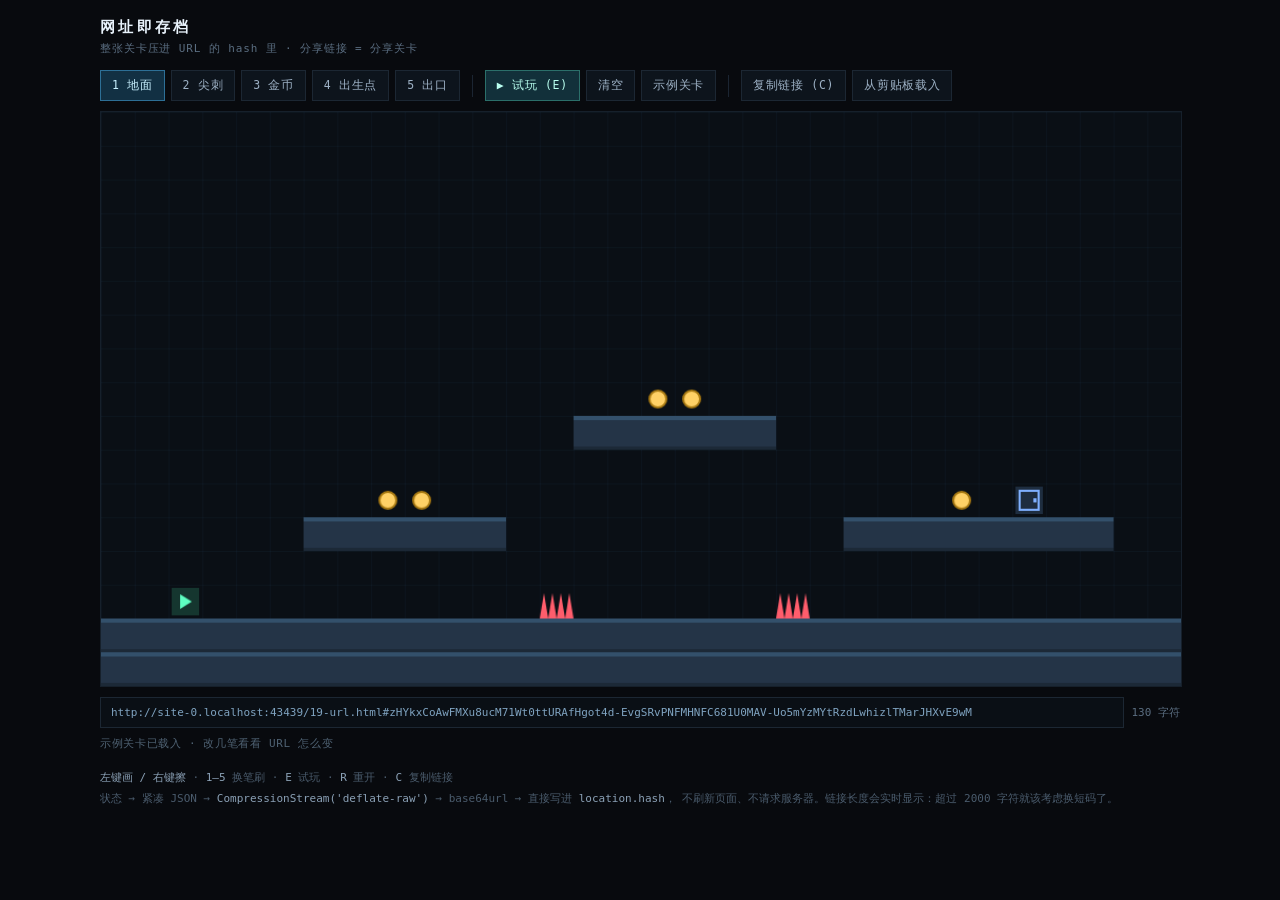
<file: 19-url.html>
<!doctype html>
<html lang="zh-CN">
<head>
<meta charset="utf-8">
<meta name="viewport" content="width=device-width,initial-scale=1">
<title>网址即存档 · 关卡编解码</title>
<style>
  html,body{margin:0;min-height:100%;background:#080a0e;color:#c9d6e4;
    font-family:ui-monospace,"SFMono-Regular",Consolas,monospace;-webkit-user-select:none;user-select:none}
  #app{max-width:1080px;margin:0 auto;padding:18px 16px 40px}
  h1{margin:0 0 4px;font-size:15px;letter-spacing:.22em;font-weight:600;color:#e8f2fb}
  .sub{font-size:11px;color:#5a6d80;letter-spacing:.08em;margin-bottom:14px}
  .toolbar{display:flex;flex-wrap:wrap;gap:6px;align-items:center;margin-bottom:10px}
  .toolbar .sep{width:1px;height:22px;background:#1b2532;margin:0 6px}
  button{font:inherit;font-size:11.5px;background:#0d141c;color:#9db1c5;border:1px solid #1c2733;
    padding:7px 11px;cursor:pointer;letter-spacing:.06em}
  button:hover{border-color:#2f4459;color:#e2f0ff}
  button.active{background:#123043;border-color:#2d6f96;color:#c8f0ff}
  button.primary{background:#12303a;border-color:#2b6f6a;color:#b9fff0}
  canvas{display:block;width:100%;height:auto;background:#0a0f15;border:1px solid #16202b;cursor:crosshair;touch-action:none}
  #urlbar{display:flex;gap:8px;align-items:center;margin-top:10px;flex-wrap:wrap}
  #url{flex:1;min-width:240px;font:inherit;font-size:11px;background:#0a0f15;border:1px solid #1c2733;
    color:#7fa3c0;padding:8px 10px;outline:none}
  #url:focus{border-color:#2d6f96}
  #len{font-size:11px;color:#5a6d80;white-space:nowrap}
  #len.warn{color:#ffb84d}
  #len.bad{color:#ff6b6b}
  #status{font-size:11px;color:#4f6273;margin-top:8px;min-height:16px;letter-spacing:.06em}
  #status b{color:#7fe6c0;font-weight:400}
  .hint{font-size:11px;color:#4a5b6c;margin-top:16px;line-height:1.9}
  .hint b{color:#8ba1b6;font-weight:400}
  #overlay{position:fixed;inset:0;display:none;place-items:center;pointer-events:none;z-index:20}
  #overlay.show{display:grid}
  #overlay .c{background:#081018ee;border:1px solid #2b6f6a;padding:20px 34px;text-align:center;
    pointer-events:auto;box-shadow:0 0 50px #14ffa922}
  #overlay h2{margin:0 0 4px;font-size:17px;color:#7fe6c0;letter-spacing:.14em;font-weight:600}
  #overlay p{margin:0 0 12px;font-size:11.5px;color:#7c93a8}
  #overlay button{background:#0f2a26;border-color:#2b6f6a;color:#a9ffe4}
</style>
</head>
<body>
<div id="app">
  <h1>网址即存档</h1>
  <div class="sub">整张关卡压进 URL 的 hash 里 · 分享链接 = 分享关卡</div>

  <div class="toolbar">
    <button data-tool="1" class="active">1 地面</button>
    <button data-tool="2">2 尖刺</button>
    <button data-tool="3">3 金币</button>
    <button data-tool="4">4 出生点</button>
    <button data-tool="5">5 出口</button>
    <span class="sep"></span>
    <button id="playBtn" class="primary">▶ 试玩 (E)</button>
    <button id="clearBtn">清空</button>
    <button id="demoBtn">示例关卡</button>
    <span class="sep"></span>
    <button id="copyBtn">复制链接 (C)</button>
    <button id="pasteBtn">从剪贴板载入</button>
  </div>

  <canvas id="cv" width="1024" height="544"></canvas>

  <div id="urlbar">
    <input id="url" readonly spellcheck="false">
    <span id="len">0 字符</span>
  </div>
  <div id="status"></div>

  <div class="hint">
    <b>左键画 / 右键擦</b> · <b>1–5</b> 换笔刷 · <b>E</b> 试玩 · <b>R</b> 重开 · <b>C</b> 复制链接<br>
    状态 → 紧凑 JSON → <b>CompressionStream('deflate-raw')</b> → base64url → 直接写进 <b>location.hash</b>，
    不刷新页面、不请求服务器。链接长度会实时显示：超过 2000 字符就该考虑换短码了。
  </div>
</div>

<div id="overlay"><div class="c"><h2 id="ovTitle">通关</h2><p id="ovDesc"></p><button id="ovBtn">回到编辑</button></div></div>

<script>
(function () {
  "use strict";
  const cv = document.getElementById("cv");
  const ctx = cv.getContext("2d");
  const COLS = 32, ROWS = 17, CS = 32;
  const W = COLS * CS, H = ROWS * CS;

  const T = { EMPTY: 0, GROUND: 1, SPIKE: 2, COIN: 3, SPAWN: 4, EXIT: 5 };

  let grid = new Uint8Array(COLS * ROWS);
  let tool = T.GROUND;
  let mode = "edit";          // edit | play
  let P = null;
  let coinsTotal = 0, coinsGot = 0;
  let startTime = 0, elapsed = 0, deathP = 0;
  let won = false;
  let painting = 0;           // 0 none, 1 paint, 2 erase
  let lastCell = { x: -1, y: -1 };
  let editGrid = null;        // 试玩前的关卡备份（金币被吃掉不影响存档）
  let lastPack = "";
  let packTimer = 0;

  const $ = function (id) { return document.getElementById(id); };

  /* ================= 关卡数据 ================= */
  function idx(x, y) { return y * COLS + x; }
  function get(x, y) {
    if (x < 0 || x >= COLS || y < 0 || y >= ROWS) return T.EMPTY;
    return grid[idx(x, y)];
  }
  function set(x, y, v) {
    if (x < 0 || x >= COLS || y < 0 || y >= ROWS) return;
    grid[idx(x, y)] = v;
  }
  function solidAt(x, y) {
    if (x < 0 || x >= COLS) return true;
    if (y < 0) return false;
    if (y >= ROWS) return false;
    return grid[idx(x, y)] === T.GROUND;
  }

  function blank() { grid = new Uint8Array(COLS * ROWS); }

  function demo() {
    blank();
    for (let x = 0; x < COLS; x++) { set(x, 15, T.GROUND); set(x, 16, T.GROUND); }
    for (let x = 6; x <= 11; x++) set(x, 12, T.GROUND);
    for (let x = 14; x <= 19; x++) set(x, 9, T.GROUND);
    for (let x = 22; x <= 29; x++) set(x, 12, T.GROUND);
    set(13, 14, T.SPIKE);
    set(20, 14, T.SPIKE);
    set(8, 11, T.COIN); set(9, 11, T.COIN);
    set(16, 8, T.COIN); set(17, 8, T.COIN);
    set(25, 11, T.COIN);
    set(2, 14, T.SPAWN);
    set(27, 11, T.EXIT);
  }

  function clearAll() { blank(); set(2, 14, T.SPAWN); set(28, 14, T.EXIT); }

  /* ================= 编解码 ================= */
  function rle() {
    let out = "", run = grid[0], n = 1;
    for (let i = 1; i < grid.length; i++) {
      if (grid[i] === run) { n++; }
      else { out += run.toString(36) + n.toString(36) + ","; run = grid[i]; n = 1; }
    }
    out += run.toString(36) + n.toString(36);
    return out;
  }
  function unrle(s) {
    const g = new Uint8Array(COLS * ROWS);
    let p = 0;
    for (const part of s.split(",")) {
      if (!part) continue;
      const v = parseInt(part[0], 36);
      const n = parseInt(part.slice(1), 36);
      if (!isFinite(v) || !isFinite(n)) throw new Error("bad RLE");
      for (let i = 0; i < n && p < g.length; i++) g[p++] = v;
    }
    if (p !== g.length) throw new Error("length " + p);
    return g;
  }

  function b64url(bytes) {
    let s = "";
    const CH = 0x8000;
    for (let i = 0; i < bytes.length; i += CH) {
      s += String.fromCharCode.apply(null, bytes.subarray(i, i + CH));
    }
    return btoa(s).replace(/\+/g, "-").replace(/\//g, "_").replace(/=+$/, "");
  }
  function unb64url(str) {
    let s = str.replace(/-/g, "+").replace(/_/g, "/");
    while (s.length % 4) s += "=";
    const bin = atob(s);
    const out = new Uint8Array(bin.length);
    for (let i = 0; i < bin.length; i++) out[i] = bin.charCodeAt(i);
    return out;
  }

  async function pack() {
    const payload = JSON.stringify({ v: 1, d: rle() });
    const bytes = new TextEncoder().encode(payload);
    let tag = "j", out;
    if (typeof CompressionStream === "function") {
      try {
        const cs = new CompressionStream("deflate-raw");
        const ab = await new Response(new Blob([bytes]).stream().pipeThrough(cs)).arrayBuffer();
        tag = "z";
        out = new Uint8Array(ab);
      } catch (e) {
        out = bytes;
      }
    } else {
      out = bytes;
    }
    return tag + b64url(out);
  }

  async function unpack(str) {
    const tag = str[0];
    const bytes = unb64url(str.slice(1));
    let raw;
    if (tag === "z") {
      const ds = new DecompressionStream("deflate-raw");
      const ab = await new Response(new Blob([bytes]).stream().pipeThrough(ds)).arrayBuffer();
      raw = new Uint8Array(ab);
    } else if (tag === "j") {
      raw = bytes;
    } else {
      throw new Error("unknown tag");
    }
    const obj = JSON.parse(new TextDecoder().decode(raw));
    if (!obj || obj.v !== 1 || typeof obj.d !== "string") throw new Error("bad payload");
    return unrle(obj.d);
  }

  function syncURL() {
    clearTimeout(packTimer);
    packTimer = setTimeout(async function () {
      try {
        const code = await pack();
        lastPack = code;
        const u = location.href.split("#")[0] + "#" + code;
        $("url").value = u;
        $("len").textContent = u.length + " 字符";
        $("len").className = u.length > 2000 ? "warn" : "";
        try { history.replaceState(null, "", "#" + code); } catch (e) { /* file:// 也能用 */ }
      } catch (e) {
        setStatus("打包失败：" + e.message);
      }
    }, 90);
  }

  function setStatus(html) { $("status").innerHTML = html; }

  /* ================= 渲染 ================= */
  function draw() {
    ctx.clearRect(0, 0, W, H);

    // 背景网格
    ctx.fillStyle = "#0a0f15";
    ctx.fillRect(0, 0, W, H);
    ctx.strokeStyle = "rgba(60,100,140,.08)";
    ctx.lineWidth = 1;
    for (let x = 0; x <= COLS; x++) {
      ctx.beginPath(); ctx.moveTo(x * CS + .5, 0); ctx.lineTo(x * CS + .5, H); ctx.stroke();
    }
    for (let y = 0; y <= ROWS; y++) {
      ctx.beginPath(); ctx.moveTo(0, y * CS + .5); ctx.lineTo(W, y * CS + .5); ctx.stroke();
    }

    for (let y = 0; y < ROWS; y++) {
      for (let x = 0; x < COLS; x++) {
        const v = grid[idx(x, y)];
        if (!v) continue;
        const px = x * CS, py = y * CS;
        if (v === T.GROUND) {
          ctx.fillStyle = "#243447";
          ctx.fillRect(px, py, CS, CS);
          ctx.fillStyle = "#33506b";
          ctx.fillRect(px, py, CS, 4);
          ctx.fillStyle = "rgba(0,0,0,.22)";
          ctx.fillRect(px, py + CS - 3, CS, 3);
        } else if (v === T.SPIKE) {
          ctx.fillStyle = "#ff5d6c";
          for (let i = 0; i < 4; i++) {
            ctx.beginPath();
            ctx.moveTo(px + i * 8, py + CS);
            ctx.lineTo(px + i * 8 + 4, py + 8);
            ctx.lineTo(px + i * 8 + 8, py + CS);
            ctx.closePath();
            ctx.fill();
          }
        } else if (v === T.COIN) {
          ctx.beginPath();
          ctx.arc(px + CS / 2, py + CS / 2, 8, 0, Math.PI * 2);
          ctx.fillStyle = "#ffd166";
          ctx.fill();
          ctx.strokeStyle = "#a97a12";
          ctx.lineWidth = 2;
          ctx.stroke();
        } else if (v === T.SPAWN) {
          ctx.fillStyle = "rgba(80,255,180,.16)";
          ctx.fillRect(px + 3, py + 3, CS - 6, CS - 6);
          ctx.fillStyle = "#5effc2";
          ctx.beginPath();
          ctx.moveTo(px + 11, py + 9);
          ctx.lineTo(px + 22, py + 16);
          ctx.lineTo(px + 11, py + 23);
          ctx.closePath();
          ctx.fill();
        } else if (v === T.EXIT) {
          ctx.fillStyle = "rgba(120,180,255,.18)";
          ctx.fillRect(px + 3, py + 3, CS - 6, CS - 6);
          ctx.strokeStyle = "#7fb0ff";
          ctx.lineWidth = 2;
          ctx.strokeRect(px + 7, py + 7, CS - 14, CS - 14);
          ctx.fillStyle = "#7fb0ff";
          ctx.fillRect(px + CS - 12, py + CS / 2 - 2, 3, 4);
        }
      }
    }

    if (mode === "play" && P) {
      // 玩家
      ctx.fillStyle = deathP > 0 ? "#ff6b6b" : "#eaf4ff";
      const r = 5;
      roundRect(P.x, P.y, P.w, P.h, r);
      ctx.fill();
      ctx.fillStyle = "#16222e";
      ctx.fillRect(P.x + 5, P.y + 8, 3, 3);
      ctx.fillRect(P.x + P.w - 8, P.y + 8, 3, 3);

      // 计时
      ctx.fillStyle = "rgba(8,14,20,.82)";
      ctx.fillRect(W - 132, 10, 122, 30);
      ctx.fillStyle = "#9fc4dd";
      ctx.font = "14px ui-monospace,monospace";
      ctx.textAlign = "right";
      ctx.fillText(elapsed.toFixed(2) + "s", W - 20, 31);
      ctx.textAlign = "left";
      ctx.fillStyle = "#7fb0ff";
      ctx.fillText("★ " + coinsGot + "/" + coinsTotal, 18, 31);
    }
  }

  function roundRect(x, y, w, h, r) {
    ctx.beginPath();
    ctx.moveTo(x + r, y);
    ctx.arcTo(x + w, y, x + w, y + h, r);
    ctx.arcTo(x + w, y + h, x, y + h, r);
    ctx.arcTo(x, y + h, x, y, r);
    ctx.arcTo(x, y, x + w, y, r);
    ctx.closePath();
  }

  /* ================= 试玩 ================= */
  function startPlay() {
    let sx = 2, sy = 14, found = false;
    coinsTotal = 0; coinsGot = 0;
    for (let y = 0; y < ROWS; y++) {
      for (let x = 0; x < COLS; x++) {
        const v = grid[idx(x, y)];
        if (v === T.SPAWN) { sx = x; sy = y; found = true; }
        if (v === T.COIN) coinsTotal++;
      }
    }
    if (!found) { setStatus("<b>没有出生点</b> · 先用 4 号笔刷放一个"); return; }
    P = { x: sx * CS + 6, y: sy * CS + 6, w: 20, h: 26, vx: 0, vy: 0, ground: false, jumps: 0 };
    editGrid = grid.slice();
    mode = "play";
    won = false;
    deathP = 0;
    startTime = performance.now();
    elapsed = 0;
    $("playBtn").textContent = "■ 停止 (E)";
    setStatus("试玩中 · <b>← →</b> 移动 · <b>空格</b> 跳 · <b>R</b> 重开 · <b>E</b> 回编辑");
  }

  function stopPlay() {
    mode = "edit";
    P = null;
    if (editGrid) { grid = editGrid; editGrid = null; }
    syncURL();
    $("playBtn").textContent = "▶ 试玩 (E)";
    $("overlay").classList.remove("show");
    setStatus("编辑模式 · 改动会自动重新打包进 URL");
  }

  function respawnPlayer() {
    let sx = 2, sy = 14;
    for (let y = 0; y < ROWS; y++) {
      for (let x = 0; x < COLS; x++) {
        if (grid[idx(x, y)] === T.SPAWN) { sx = x; sy = y; }
      }
    }
    P.x = sx * CS + 6; P.y = sy * CS + 6; P.vx = 0; P.vy = 0;
    startTime = performance.now();
    coinsGot = 0;
    deathP = 0.35;
  }

  const keys = Object.create(null);

  function physics(dt) {
    if (!P) return;
    let ax = 0;
    if (keys["arrowleft"] || keys["a"]) ax -= 1;
    if (keys["arrowright"] || keys["d"]) ax += 1;
    const accel = P.ground ? 2400 : 1500;
    if (ax) {
      P.vx += ax * accel * dt;
      if (Math.abs(P.vx) > 320) P.vx = Math.sign(P.vx) * 320;
    } else {
      const fr = P.ground ? 2400 : 380;
      if (Math.abs(P.vx) < fr * dt) P.vx = 0;
      else P.vx -= Math.sign(P.vx) * fr * dt;
    }
    P.vy += 2100 * dt;
    if (P.vy > 1300) P.vy = 1300;

    // X
    P.x += P.vx * dt;
    {
      const r0 = Math.floor(P.y / CS), r1 = Math.floor((P.y + P.h - 1) / CS);
      if (P.vx > 0) {
        const c = Math.floor((P.x + P.w - 1) / CS);
        for (let r = r0; r <= r1; r++) if (solidAt(c, r)) { P.x = c * CS - P.w; P.vx = 0; break; }
      } else if (P.vx < 0) {
        const c = Math.floor(P.x / CS);
        for (let r = r0; r <= r1; r++) if (solidAt(c, r)) { P.x = (c + 1) * CS; P.vx = 0; break; }
      }
    }

    // Y
    P.y += P.vy * dt;
    P.ground = false;
    {
      const c0 = Math.floor(P.x / CS), c1 = Math.floor((P.x + P.w - 1) / CS);
      if (P.vy > 0) {
        const r = Math.floor((P.y + P.h - 1) / CS);
        for (let c = c0; c <= c1; c++) if (solidAt(c, r)) { P.y = r * CS - P.h; P.vy = 0; P.ground = true; P.jumps = 0; break; }
      } else if (P.vy < 0) {
        const r = Math.floor(P.y / CS);
        for (let c = c0; c <= c1; c++) if (solidAt(c, r)) { P.y = (r + 1) * CS; P.vy = 40; break; }
      }
    }

    // 掉出画面
    if (P.y > H + 80) { respawnPlayer(); }

    // 瓦片事件
    const c0 = Math.max(0, Math.floor(P.x / CS)), c1 = Math.min(COLS - 1, Math.floor((P.x + P.w - 1) / CS));
    const r0 = Math.max(0, Math.floor(P.y / CS)), r1 = Math.min(ROWS - 1, Math.floor((P.y + P.h - 1) / CS));
    for (let y = r0; y <= r1; y++) {
      for (let x = c0; x <= c1; x++) {
        const v = grid[idx(x, y)];
        if (v === T.COIN) {
          grid[idx(x, y)] = T.EMPTY;
          coinsGot++;
          deathP = 0;
        } else if (v === T.SPIKE) {
          respawnPlayer();
          return;
        } else if (v === T.EXIT && coinsGot >= coinsTotal) {
          finish();
          return;
        }
      }
    }
  }

  let finishTimer = 0;
  function finish() {
    won = true;
    const t = elapsed.toFixed(2);
    const key = "urlgame:" + location.hash;
    let best = 0;
    try { best = parseFloat(localStorage.getItem(key) || "0"); } catch (e) { best = 0; }
    let better = false;
    if (!best || elapsed < best) {
      best = elapsed;
      better = true;
      try { localStorage.setItem(key, String(elapsed)); } catch (e) { /* noop */ }
    }
    $("ovTitle").textContent = "通关";
    $("ovDesc").innerHTML = "用时 " + t + " 秒" + (better ? " · 新纪录" : " · 最佳 " + best.toFixed(2) + " 秒") +
      "<br>这条链接的纪录存在你自己的浏览器里";
    $("overlay").classList.add("show");
    setStatus("通关 · 用时 <b>" + t + "s</b>");
    clearTimeout(finishTimer);
    finishTimer = setTimeout(function () { $("overlay").classList.remove("show"); }, 4000);
  }

  /* ================= 输入 ================= */
  function cellFromEvent(e) {
    const r = cv.getBoundingClientRect();
    const x = Math.floor((e.clientX - r.left) * (W / r.width) / CS);
    const y = Math.floor((e.clientY - r.top) * (H / r.height) / CS);
    return { x: x, y: y };
  }

  function paintCell(cx, cy) {
    if (cx < 0 || cy < 0 || cx >= COLS || cy >= ROWS) return;
    if (tool === T.SPAWN) {
      for (let i = 0; i < grid.length; i++) if (grid[i] === T.SPAWN) grid[i] = T.EMPTY;
    }
    if (tool === T.EXIT) {
      for (let i = 0; i < grid.length; i++) if (grid[i] === T.EXIT) grid[i] = T.EMPTY;
    }
    set(cx, cy, painting === 2 ? T.EMPTY : tool);
    syncURL();
  }

  cv.addEventListener("contextmenu", function (e) { e.preventDefault(); });

  cv.addEventListener("pointerdown", function (e) {
    if (mode === "play") return;
    painting = e.button === 2 ? 2 : 1;
    const c = cellFromEvent(e);
    lastCell = c;
    paintCell(c.x, c.y);
    cv.setPointerCapture(e.pointerId);
  });
  cv.addEventListener("pointermove", function (e) {
    if (!painting || mode === "play") return;
    const c = cellFromEvent(e);
    if (c.x < 0 || c.y < 0 || c.x >= COLS || c.y >= ROWS) return;
    if (lastCell.x === c.x && lastCell.y === c.y) return;
    lastCell = c;
    paintCell(c.x, c.y);
  });
  cv.addEventListener("pointerup", function () { painting = 0; });
  cv.addEventListener("pointercancel", function () { painting = 0; });

  window.addEventListener("keydown", function (e) {
    const k = e.key.toLowerCase();
    keys[k] = true;
    if (k === " " || k === "arrowup" || k === "arrowdown") e.preventDefault();
    if (mode === "play") {
      if ((k === " " || k === "arrowup" || k === "w") && !keys["__j"]) {
        keys["__j"] = true;
        if (P.ground) { P.vy = -720; P.ground = false; P.jumps = 1; }
        else if (P.jumps < 2) { P.vy = -660; P.jumps = 2; }
      }
      if (k === "r") respawnPlayer();
      if (k === "e") stopPlay();
      return;
    }
    if (k >= "1" && k <= "5") selectTool(+k);
    if (k === "e") startPlay();
    if (k === "c") copyURL();
  });
  window.addEventListener("keyup", function (e) {
    const k = e.key.toLowerCase();
    keys[k] = false;
    if (k === " " || k === "arrowup" || k === "w") keys["__j"] = false;
  });
  window.addEventListener("blur", function () { for (const k in keys) keys[k] = false; });

  function selectTool(t) {
    tool = t;
    document.querySelectorAll("[data-tool]").forEach(function (b) {
      b.classList.toggle("active", +b.getAttribute("data-tool") === t);
    });
  }

  function copyURL() {
    const v = $("url").value;
    if (!v) return;
    if (navigator.clipboard && navigator.clipboard.writeText) {
      navigator.clipboard.writeText(v).then(function () {
        setStatus("<b>已复制</b> · 发给别人就能玩到这张图");
      }).catch(function () { fallbackCopy(v); });
    } else fallbackCopy(v);
  }
  function fallbackCopy(v) {
    $("url").select();
    try { document.execCommand("copy"); setStatus("<b>已复制</b>"); }
    catch (e) { setStatus("请手动复制上面的链接"); }
  }

  /* ================= 主循环 ================= */
  let last = 0, acc = 0;
  const STEP = 1 / 120;
  function frame(t) {
    if (!last) last = t;
    let dt = Math.min(0.05, (t - last) / 1000);
    last = t;
    if (mode === "play") {
      acc += dt;
      let guard = 0;
      while (acc >= STEP && guard++ < 8) { physics(STEP); acc -= STEP; }
      if (!won) elapsed = (performance.now() - startTime) / 1000;
      if (deathP > 0) deathP -= dt;
    }
    draw();
    requestAnimationFrame(frame);
  }

  /* ================= 启动 ================= */
  async function boot() {
    const hash = location.hash.replace(/^#/, "");
    if (hash) {
      try {
        grid = await unpack(hash);
        setStatus("已从 URL 载入关卡 · <b>" + hash.length + "</b> 字符");
      } catch (e) {
        demo();
        setStatus("URL 里的关卡解不开（" + e.message + "），先给你一张示例");
      }
    } else {
      demo();
      setStatus("示例关卡已载入 · 改几笔看看 URL 怎么变");
    }
    selectTool(T.GROUND);
    syncURL();
  }

  $("playBtn").addEventListener("click", function () { mode === "play" ? stopPlay() : startPlay(); });
  $("clearBtn").addEventListener("click", function () { clearAll(); syncURL(); });
  $("demoBtn").addEventListener("click", function () { demo(); syncURL(); });
  $("copyBtn").addEventListener("click", copyURL);
  $("pasteBtn").addEventListener("click", async function () {
    try {
      const text = await navigator.clipboard.readText();
      const m = text.match(/#(.+)$/);
      const code = m ? m[1] : text.trim();
      grid = await unpack(code);
      stopPlay();
      syncURL();
      setStatus("<b>已从剪贴板载入</b>");
    } catch (e) {
      setStatus("读不到剪贴板：" + e.message);
    }
  });
  $("ovBtn").addEventListener("click", stopPlay);
  document.querySelectorAll("[data-tool]").forEach(function (b) {
    b.addEventListener("click", function () { selectTool(+b.getAttribute("data-tool")); });
  });

  boot();
  requestAnimationFrame(frame);
})();
</script>
</body>
</html>
</file>
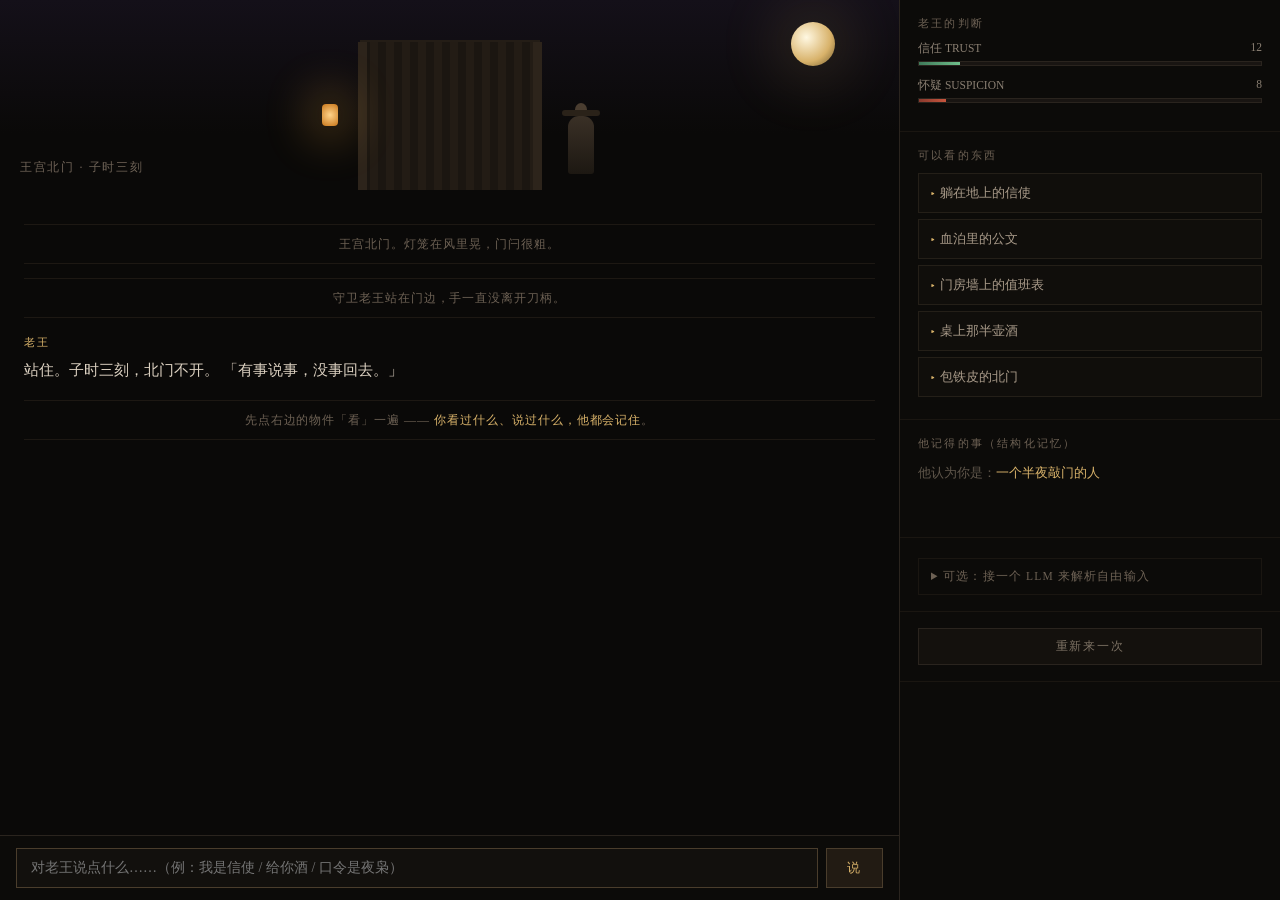
<file: 20-npc.html>
<!doctype html>
<html lang="zh-CN">
<head>
<meta charset="utf-8">
<meta name="viewport" content="width=device-width,initial-scale=1">
<title>门房 · NPC 记得你的谎话</title>
<style>
  :root{--bg:#0a0908;--ink:#e6ddd0;--dim:#8a7f72;--line:#2a241e;--gold:#d8b26a;--red:#c8553d;--green:#6fbf8b}
  *{box-sizing:border-box}
  html,body{margin:0;height:100%;background:var(--bg);color:var(--ink);
    font-family:ui-serif,"Songti SC","Noto Serif SC",Georgia,serif}
  body{display:grid;grid-template-columns:minmax(0,1fr) 380px;height:100vh;overflow:hidden}
  @media(max-width:900px){body{grid-template-columns:1fr;grid-template-rows:1fr auto}}

  /* ---------- 左：场景 + 对话 ---------- */
  #left{display:flex;flex-direction:column;min-width:0;border-right:1px solid var(--line)}
  #scene{position:relative;height:190px;flex:none;overflow:hidden;
    background:linear-gradient(180deg,#141019,#0a0908 70%)}
  #scene .moon{position:absolute;right:64px;top:22px;width:44px;height:44px;border-radius:50%;
    background:radial-gradient(circle at 35% 35%,#fff8e2,#d8b26a 60%,#6b5528);
    box-shadow:0 0 60px 18px #d8b26a22}
  #gate{position:absolute;left:50%;bottom:0;transform:translateX(-50%);width:180px;height:150px;
    border:2px solid #241d16;border-bottom:0;background:
      repeating-linear-gradient(90deg,#1b1611 0 8px,#231c15 8px 16px)}
  #gate:before,#gate:after{content:"";position:absolute;top:0;bottom:0;width:9px;background:#2d241b}
  #gate:before{left:-4px}
  #gate:after{right:-4px}
  #guard{position:absolute;left:calc(50% + 118px);bottom:16px;width:26px;height:58px;
    background:linear-gradient(180deg,#3a3026,#1d1812);border-radius:11px 11px 3px 3px}
  #guard:before{content:"";position:absolute;left:7px;top:-13px;width:12px;height:13px;border-radius:50%;background:#4a3d30}
  #guard:after{content:"";position:absolute;left:-6px;top:-6px;width:38px;height:6px;border-radius:4px;background:#2a2219}
  #lantern{position:absolute;left:calc(50% - 128px);bottom:64px;width:16px;height:22px;border-radius:4px;
    background:radial-gradient(circle,#ffd38a,#c8761a);box-shadow:0 0 44px 16px #ffb34733}
  #scene .cap{position:absolute;left:20px;bottom:14px;font-size:12px;color:#6f6357;letter-spacing:.14em}

  #log{flex:1;overflow-y:auto;padding:20px 24px;scroll-behavior:smooth}
  .msg{margin-bottom:16px;max-width:92%;line-height:1.85;font-size:14.5px}
  .msg.npc{color:#ddd2c2}
  .msg.npc .who{font-size:11px;color:var(--gold);letter-spacing:.18em;margin-bottom:4px}
  .msg.you{margin-left:auto;text-align:right;color:#a8b8c8}
  .msg.you .who{font-size:11px;color:#5d6b7a;letter-spacing:.18em;margin-bottom:4px}
  .msg.sys{max-width:100%;text-align:center;font-size:12px;color:#6d6154;letter-spacing:.08em;margin:14px 0;
    border-top:1px solid #1d1813;border-bottom:1px solid #1d1813;padding:8px 0}
  .msg.sys em{color:var(--gold);font-style:normal}

  #composer{flex:none;border-top:1px solid var(--line);padding:12px 16px;display:flex;gap:8px;background:#0c0b09}
  #input{flex:1;background:#12100d;border:1px solid #2a241e;color:var(--ink);font:inherit;font-size:14px;
    padding:11px 14px;outline:none}
  #input:focus{border-color:#4a3d2c}
  #send{font:inherit;font-size:13px;background:#221b13;border:1px solid #4a3d2c;color:var(--gold);
    padding:0 20px;cursor:pointer;letter-spacing:.16em}
  #send:hover{background:#2c2418}
  #send:disabled{opacity:.4;cursor:default}

  /* ---------- 右：状态 ---------- */
  #right{display:flex;flex-direction:column;min-height:0;background:#0c0b09;overflow-y:auto}
  .sec{padding:16px 18px;border-bottom:1px solid #1a1611}
  .sec h3{margin:0 0 10px;font-size:11px;letter-spacing:.2em;color:#6d6154;font-weight:400}
  .bar{margin-bottom:12px}
  .bar .lab{display:flex;justify-content:space-between;font-size:11.5px;color:#8a7f72;margin-bottom:5px}
  .bar .track{height:5px;background:#191512;border:1px solid #2a241e}
  .bar .fill{height:100%;transition:width .3s}
  #trustFill{background:linear-gradient(90deg,#3f7a5a,#6fbf8b)}
  #suspFill{background:linear-gradient(90deg,#8a3a2e,#c8553d)}

  .obj{display:block;width:100%;text-align:left;font:inherit;font-size:12.5px;color:#a89a89;
    background:#100e0b;border:1px solid #241f18;padding:9px 11px;margin-bottom:6px;cursor:pointer;line-height:1.6}
  .obj:hover{border-color:#4a3d2c;color:#e6ddd0}
  .obj.done{color:#5a5147;border-color:#1a1611;text-decoration:line-through}
  .obj .tag{color:var(--gold);font-size:11px;margin-right:4px}

  #mem{font-size:12.5px;line-height:1.95;color:#9c8f7f;min-height:60px}
  #mem .k{color:#5f564b}
  #mem .v{color:var(--gold)}
  #mem .bad{color:var(--red)}
  #mem .ok{color:var(--green)}

  details{border:1px solid #1a1611;padding:10px 12px;margin-top:4px}
  details summary{cursor:pointer;font-size:11.5px;color:#6d6154;letter-spacing:.1em;outline:none}
  details[open] summary{color:var(--gold);margin-bottom:10px}
  details input{width:100%;font:inherit;font-size:11.5px;background:#12100d;border:1px solid #2a241e;
    color:#b6a897;padding:6px 8px;margin-bottom:6px;outline:none}
  details label{font-size:11px;color:#6d6154;display:flex;gap:6px;align-items:center;margin-top:4px}
  details button{font:inherit;font-size:11px;background:#1a1611;border:1px solid #3a3128;color:#a89a89;
    padding:5px 10px;cursor:pointer;margin-top:6px}
  #resetBtn{width:100%;font:inherit;font-size:12px;background:#14110d;border:1px solid #2a241e;
    color:#7d7264;padding:9px;cursor:pointer;letter-spacing:.14em}
  #resetBtn:hover{border-color:var(--red);color:var(--red)}
</style>
</head>
<body>
<div id="left">
  <div id="scene">
    <div class="moon"></div>
    <div id="gate"></div>
    <div id="guard"></div>
    <div id="lantern"></div>
    <div class="cap">王宫北门 · 子时三刻</div>
  </div>
  <div id="log"></div>
  <div id="composer">
    <input id="input" autocomplete="off" spellcheck="false" placeholder="对老王说点什么……（例：我是信使 / 给你酒 / 口令是夜枭）">
    <button id="send">说</button>
  </div>
</div>

<div id="right">
  <div class="sec">
    <h3>老王的判断</h3>
    <div class="bar">
      <div class="lab"><span>信任 TRUST</span><span id="trustTxt">12</span></div>
      <div class="track"><div class="fill" id="trustFill" style="width:12%"></div></div>
    </div>
    <div class="bar">
      <div class="lab"><span>怀疑 SUSPICION</span><span id="suspTxt">8</span></div>
      <div class="track"><div class="fill" id="suspFill" style="width:8%"></div></div>
    </div>
  </div>

  <div class="sec">
    <h3>可以看的东西</h3>
    <div id="objects"></div>
  </div>

  <div class="sec">
    <h3>他记得的事（结构化记忆）</h3>
    <div id="mem"></div>
  </div>

  <div class="sec">
    <details>
      <summary>可选：接一个 LLM 来解析自由输入</summary>
      <input id="llmBase" placeholder="https://api.openai.com/v1">
      <input id="llmModel" placeholder="model 名，例如 deepseek-chat">
      <input id="llmKey" placeholder="API Key（只存在本机 localStorage）" type="password">
      <label><input type="checkbox" id="llmOn"> 启用（只在规则引擎看不懂时调用）</label>
      <button id="llmSave">保存设置</button>
      <div style="font-size:10.5px;color:#5a5147;line-height:1.7;margin-top:8px">
        判定永远在本地规则里完成，模型只负责把一句话归到某个意图。关掉它游戏一样能通关。
      </div>
    </details>
  </div>

  <div class="sec">
    <button id="resetBtn">重新来一次</button>
  </div>
</div>

<script>
(function () {
  "use strict";

  /* ================= 世界 ================= */
  const OBJECTS = [
    {
      id: "body", name: "躺在地上的信使",
      once: "……他已经凉了。胸口的铜徽被人割走了，手指还捏着半截缰绳。",
      gain: "你知道了：今晚真正的信使已经死了。",
      ev: "bodyDead",
      fact: "信使已死"
    },
    {
      id: "letter", name: "血泊里的公文",
      once: "蜡封上有王印，但被人撬开又按了回去。里面是半张路线图，抬头写着「北门，子时」。",
      gain: "你拿到了盖着王印的公文。",
      ev: "letter",
      fact: "持公文"
    },
    {
      id: "roster", name: "门房墙上的值班表",
      once: "今晚北门值守：老王。换班口令那一栏被人用指甲划掉了，但压痕还在 —— 「夜枭」。",
      gain: "你记住了：守卫叫老王，今晚口令「夜枭」。",
      ev: "roster",
      fact: "知口令"
    },
    {
      id: "wine", name: "桌上那半壶酒",
      once: "壶身还是温的。老王在这道门前站了六年，一直没升过职。",
      gain: "你拿到了半壶烈酒。",
      ev: "wine",
      fact: "有酒"
    },
    {
      id: "gate", name: "包铁皮的北门",
      once: "门闩很粗，锁是老式的。老王腰上挂着一串钥匙，他动一下就会响。",
      gain: "你注意到：门只能从里面开。",
      ev: "gate",
      fact: "门是内开的"
    }
  ];

  const START = { trust: 12, susp: 8 };

  let S = null;
  let started = false;

  function fresh() {
    S = {
      trust: START.trust,
      susp: START.susp,
      over: null,             // 'win' | 'lose'
      examined: {},           // 看过的东西
      ev: {},                 // 证据
      claims: {},             // 老王记住的断言
      contradictions: 0,
      pending: null,          // 'passphrase' | 'proof'
      used: {},               // 一次性行为
      asked: {},              // 已问过的问题
      turns: 0
    };
  }

  /* ================= DOM ================= */
  const $ = function (id) { return document.getElementById(id); };
  const logEl = $("log");
  const inputEl = $("input");
  const sendEl = $("send");

  function scrollLog() { logEl.scrollTop = logEl.scrollHeight; }

  function push(kind, text, who) {
    const d = document.createElement("div");
    d.className = "msg " + kind;
    if (kind === "sys") {
      d.innerHTML = text;
    } else {
      const w = document.createElement("div");
      w.className = "who";
      w.textContent = who;
      const t = document.createElement("div");
      t.textContent = text;
      d.appendChild(w);
      d.appendChild(t);
    }
    logEl.appendChild(d);
    scrollLog();
  }

  function guard(text) { push("npc", text, "老王"); }
  function me(text) { push("you", text, "你"); }
  function sys(text) { push("sys", text); }

  /* ================= 面板 ================= */
  function renderStats() {
    const t = Math.max(0, Math.min(100, S.trust));
    const u = Math.max(0, Math.min(100, S.susp));
    $("trustFill").style.width = t + "%";
    $("suspFill").style.width = u + "%";
    $("trustTxt").textContent = String(Math.round(t));
    $("suspTxt").textContent = String(Math.round(u));
  }

  function renderObjects() {
    const host = $("objects");
    host.innerHTML = "";
    for (const o of OBJECTS) {
      const b = document.createElement("button");
      b.className = "obj" + (S.examined[o.id] ? " done" : "");
      b.innerHTML = '<span class="tag">' + (S.examined[o.id] ? "✓" : "▸") + "</span>" + o.name;
      b.addEventListener("click", function () { examine(o); });
      host.appendChild(b);
    }
  }

  function renderMem() {
    const rows = [];
    if (S.claims.identity) rows.push(['他认为你是', S.claims.identity, S.claims.identityOk ? "ok" : ""]);
    else rows.push(['他认为你是', "一个半夜敲门的人", ""]);
    if (S.claims.passphraseOk) rows.push(["口令", "对上了（夜枭）", "ok"]);
    if (S.claims.passphraseWrong) rows.push(["口令", "答错过一次", "bad"]);
    if (S.claims.bribed) rows.push(["收过你", "半壶酒", "bad"]);
    if (S.claims.threatened) rows.push(["你威胁过他", "记住了", "bad"]);
    if (S.ev.letter) rows.push(["你手上", "盖王印的公文", "ok"]);
    if (S.ev.bodyDead) rows.push(["他知道你知道", "信使死了", ""]);
    if (S.pending === "passphrase") rows.push(["正在等你", "报今晚的口令", ""]);
    if (S.contradictions > 0) rows.push(["矛盾", S.contradictions + " 处，他都记得", "bad"]);
    $("mem").innerHTML = rows.map(function (r) {
      return '<div><span class="k">' + r[0] + '：</span><span class="v ' + r[2] + '">' + r[1] + "</span></div>";
    }).join("");
  }

  function renderAll() { renderStats(); renderObjects(); renderMem(); }

  /* ================= 数值 ================= */
  function add(dT, dU) {
    S.trust = Math.max(0, Math.min(100, S.trust + (dT || 0)));
    S.susp = Math.max(0, Math.min(100, S.susp + (dU || 0)));
    renderStats();
    if (!S.over) {
      if (S.trust >= 60 && S.susp < 65) end("win");
      else if (S.susp >= 100) end("lose");
    }
  }

  function end(kind) {
    S.over = kind;
    sendEl.disabled = true;
    inputEl.disabled = true;
    if (kind === "win") {
      sys("门闩「咔」地一声落下了。<em>你走进了北门。</em>");
      guard("……进去吧。别让我后悔。");
    } else {
      sys("老王吹响了哨子。<em>两侧的耳房里亮起了灯。</em>");
      guard("我在这儿站了六年，就为等一个说真话的人。");
    }
    setTimeout(function () {
      sys(kind === "win" ? "通关 · 按「重新来一次」换条路试试" : "失败 · 重来一次，这次先去看看那封信");
    }, 900);
  }

  /* ================= 观察 ================= */
  function examine(o) {
    if (S.over) return;
    if (!S.examined[o.id]) {
      S.examined[o.id] = true;
      S.ev[o.ev] = true;
      sys("你看了" + o.name + "。" + o.once);
      sys("→ " + o.gain);
      renderAll();
    } else {
      sys(o.once);
    }
  }

  /* ================= 语义判定 ================= */
  function detectIdentity(t) {
    const ids = ["信使", "邮差", "御医", "医生", "贵族", "大臣", "商人", "杂役", "工匠", "卫兵", "队长"];
    for (const id of ids) if (t.indexOf(id) >= 0) return id;
    const m = t.match(/(?:我是|我叫|本人是|我其实是)([^\s，。,.!?！？、]{1,4})/);
    return m ? m[1] : null;
  }

  function classify(t) {
    if (t.indexOf("夜枭") >= 0) return { k: "passphrase" };
    if (/^(你好|在吗|晚上好|嘿|喂)/.test(t)) return { k: "hello" };
    if (/(杀|砍死|弄死|你敢|知道我是谁|弄死你)/.test(t)) return { k: "threat" };
    if (/(钱|银子|金|买|贿赂|收下|酒)/.test(t)) return { k: "bribe" };
    if (/(求|拜托|帮个忙|通融|行行好|可怜)/.test(t)) return { k: "plead" };
    if (/(信|公文|王印|蜡封|路线图)/.test(t)) return { k: "evidence" };
    if (/(命令|奉|上头|大人|队长让我|调令)/.test(t)) return { k: "order" };
    if (/(谁|什么|为什么|怎么|在哪|几点|换班)/.test(t)) return { k: "ask" };
    const id = detectIdentity(t);
    if (id) return { k: "identity", id: id };
    if (/(我是|我叫|本人)/.test(t)) return { k: "identity", id: null };
    return { k: "unknown" };
  }

  /* ================= 分流 ================= */
  function respond(raw) {
    const t = raw.trim();
    if (!t || S.over) return;
    me(t);
    const intent = classify(t);
    const out = resolve(t, intent);
    guard(out.line);
    S.turns++;
    setTimeout(renderAll, 30);
    if (intent.k === "unknown" && LLM.on && !S.over) {
      llmResolve(t).then(function (res) {
        if (!res || S.over) return;
        const out2 = resolve(t, res, true);
        if (out2 && out2.line) guard(out2.line);
        setTimeout(renderAll, 30);
      }).catch(function () { /* noop */ });
    }
  }

  function resolve(t, intent, silent) {
    const line = "";
    switch (intent.k) {
      case "passphrase": return onPassphrase(t, silent);
      case "identity": return onIdentity(t, intent.id, silent);
      case "evidence": return onEvidence(t, silent);
      case "bribe": return onBribe(t, silent);
      case "threat": return onThreat(t, silent);
      case "plead": return onPlead(t, silent);
      case "order": return onOrder(t, silent);
      case "ask": return onAsk(t, silent);
      case "hello": return onHello(t, silent);
      default:
        return {
          line: pick([
            "老王把手按在刀柄上：「说清楚点。我耳朵不好，脑子也不快。」",
            "「废话少说。你要么有凭据，要么有口令，要么现在就走。」",
            "他盯着你看了很久：「这句话，我听不出真假。」"
          ]), text: line
        };
    }
  }

  function pick(arr) { return arr[Math.floor(Math.random() * arr.length)]; }

  /* ---------- 各种意图 ---------- */
  function onIdentity(t, id, silent) {
    if (!id) {
      add(0, 3);
      return { line: "「名字。」他把手伸出来，「不是外号，是名字。」" };
    }
    const prev = S.claims.identity;
    if (prev && prev !== id) {
      S.contradictions++;
      S.claims.identity = id;
      add(-8, 26);
      return {
        line: "老王眯起眼睛：「你刚才说你是" + prev + "，现在又成了" + id + "。」\n" +
          "「我记性不好，但这种事我记得住。」"
      };
    }
    S.claims.identity = id;

    if (id === "信使") {
      if (S.ev.letter) {
        add(22, 4);
        S.claims.identityOk = true;
        S.pending = "passphrase";
        return {
          line: "「信使。」他重复了一遍，语气没有波动。\n" +
            "「那你说，今晚的口令是什么。」"
        };
      }
      if (S.ev.bodyDead) {
        add(2, 14);
        S.pending = "passphrase";
        return {
          line: "「信使？」他往地上那具尸体瞥了一眼，又看回你。\n" +
            "「躺在那儿的那个，天黑之前也是这么说的。行啊 —— 那今晚的口令呢。」"
        };
      }
      add(4, 12);
      S.pending = "passphrase";
      return { line: "「信使。」他伸手，「公文呢。」\n「算了 —— 先说口令。」" };
    }

    if (id === "御医" || id === "医生") {
      if (S.ev.bodyDead) {
        add(10, 6);
        return { line: "「大夫来得倒快。」他侧身让开半步，又停住，「你先看看他，看完了再说进不进。」" };
      }
      add(2, 14);
      return { line: "「大夫？」他上下打量你，「太医院的人我认得，你不像。」" };
    }

    if (id === "贵族" || id === "大臣") {
      add(-6, 22);
      return { line: "「贵人半夜走北门？」他笑了一下，那笑很干，「贵人走的是午门。」" };
    }

    if (id === "商人") {
      add(1, 8);
      return { line: "「商人。」他点点头，「商人的货呢。」" };
    }

    add(3, 6);
    return { line: "「" + id + "。」他没接话，只是把手从刀柄上挪开了半寸。" };
  }

  function onPassphrase(t, silent) {
    if (S.claims.passphraseOk) {
      add(2, 2);
      return { line: "「口令你已经报过了。」他往门里侧了侧头，「你到底进不进。」" };
    }
    if (S.pending !== "passphrase") {
      add(0, 16);
      return {
        line: "「谁问你了？」他的声音沉下去，「我还没让你报口令，你倒是先报上了。」\n" +
          "「你怎么知道的。」"
      };
    }
    S.pending = null;
    if (!S.ev.roster) {
      S.claims.passphraseWrong = true;
      add(-4, 22);
      return { line: "「错了。」他往前一步，「今晚的口令不是这个。你从哪儿听来的。」" };
    }
    S.claims.passphraseOk = true;
    add(30, -6);
    return {
      line: "老王沉默了三秒。\n「……对。」他把钥匙从腰上解下来，「口令是对的。」\n" +
        "「但口令对的人，今晚已经死了一个了。」"
    };
  }

  function onEvidence(t, silent) {
    if (!S.ev.letter) {
      add(0, 10);
      return { line: "「公文？」他伸出手，「拿出来。」\n你手上什么也没有。" };
    }
    if (S.claims.showedLetter) {
      add(2, 0);
      return { line: "「我看过了。」他把公文推回来，「王印是真的，人是假的 —— 这句我也说过。」" };
    }
    S.claims.showedLetter = true;
    add(18, 2);
    return {
      line: "他接过公文，对着灯笼看了很久，指甲在蜡封的边上来回刮。\n" +
        "「印是真的。撬过的痕也是真的。」他把纸递回来，「谁撬的？」"
    };
  }

  function onBribe(t, silent) {
    if (!S.ev.wine) {
      add(-3, 14);
      return { line: "「拿什么买我？」他冷笑，「你连壶酒都没有。」" };
    }
    if (S.claims.bribed) {
      add(1, 3);
      return { line: "「酒我已经喝了。」他把空壶往桌上一放，「话我也已经说过了。」" };
    }
    S.claims.bribed = true;
    add(22, 12);
    return {
      line: "老王接过酒壶，拔开塞子闻了闻，仰头灌了一口。\n" +
        "「六年了，没人半夜给我送过酒。」他抹了把嘴，「所以你到底想干什么。」"
    };
  }

  function onThreat(t, silent) {
    S.claims.threatened = true;
    add(-22, 30);
    return {
      line: "他的手已经按在刀柄上了：「在这儿说这种话的人，一般活不到天亮。」"
    };
  }

  function onPlead(t, silent) {
    add(3, 1);
    return {
      line: pick([
        "「谁都有难处。」他叹了口气，「可我这道门，就是专门拦难处的。」",
        "「你求我没用。」他顿了顿，「你要是能给我一个能不拦你的理由。」"
      ])
    };
  }

  function onOrder(t, silent) {
    add(-10, 26);
    return {
      line: "「调令？」他挑眉，「调令走的是东门文书房，盖三个印。你连一个都没有。」"
    };
  }

  function onAsk(t, silent) {
    if (/(口令|暗号)/.test(t)) {
      add(0, 8);
      return { line: "「口令？」他笑，「口令是给知道口令的人对的，不是给问的人问的。」" };
    }
    if (/(信使|尸体|死)/.test(t)) {
      if (S.ev.bodyDead) {
        add(6, 0);
        return { line: "「天黑前他还在。有人说是强盗，可强盗不割铜徽。」他压低声音，「你说呢。」" };
      }
      add(0, 4);
      return { line: "「不该问的别问。」他往地上瞥了一眼，又迅速移开。" };
    }
    if (/(换班|几点|时辰)/.test(t)) {
      add(4, 0);
      return { line: "「寅时换班。」他打了个哈欠，「在那之前，这道门归我。」" };
    }
    if (/(名字|谁)/.test(t)) {
      add(5, -2);
      return { line: "「老王。」他说，「就在这面墙上写了六年。」" };
    }
    add(1, 2);
    return { line: "「不知道。」他答得很快，快得不像不知道。" };
  }

  function onHello(t, silent) {
    add(2, -1);
    return {
      line: pick([
        "「子时三刻。」他抬了抬下巴，「这个时候敲门的人，一般都不是来问好的。」",
        "「嗯。」他应了一声，眼睛没离开你的手。"
      ])
    };
  }

  /* ================= LLM（可选） ================= */
  const LLM = { on: false, base: "", model: "", key: "" };

  try {
    const raw = localStorage.getItem("gate-llm");
    if (raw) {
      const o = JSON.parse(raw);
      LLM.on = !!o.on; LLM.base = o.base || ""; LLM.model = o.model || ""; LLM.key = o.key || "";
      $("llmBase").value = LLM.base;
      $("llmModel").value = LLM.model;
      $("llmKey").value = LLM.key;
      $("llmOn").checked = LLM.on;
    }
  } catch (e) { /* noop */ }

  $("llmSave").addEventListener("click", function () {
    LLM.base = $("llmBase").value.trim().replace(/\/+$/, "");
    LLM.model = $("llmModel").value.trim();
    LLM.key = $("llmKey").value.trim();
    LLM.on = $("llmOn").checked;
    try { localStorage.setItem("gate-llm", JSON.stringify(LLM)); } catch (e) { /* noop */ }
    sys(LLM.on ? "已启用 LLM 解析：规则看不懂的句子会交给模型归类。" : "已关闭 LLM 解析。");
  });

  async function llmResolve(text) {
    if (!LLM.base || !LLM.model) return null;
    const ctrl = new AbortController();
    const to = setTimeout(function () { ctrl.abort(); }, 5000);
    const prompt =
      "把玩家对守卫说的一句话归类。只输出 JSON，不要解释。\n" +
      '可选 intent: identity, evidence, bribe, threat, plead, order, ask, passphrase, hello, unknown。\n' +
      '若 intent 是 identity，额外给出 value（玩家自称的身份，中文 1-4 字）。\n' +
      '输出格式: {"intent":"...","value":"..."}\n' +
      "句子：" + text;
    try {
      const res = await fetch(LLM.base + "/chat/completions", {
        method: "POST",
        signal: ctrl.signal,
        headers: {
          "Content-Type": "application/json",
          "Authorization": "Bearer " + LLM.key
        },
        body: JSON.stringify({
          model: LLM.model,
          temperature: 0,
          messages: [{ role: "user", content: prompt }]
        })
      });
      clearTimeout(to);
      if (!res.ok) return null;
      const data = await res.json();
      const content = data.choices && data.choices[0] && data.choices[0].message.content;
      if (!content) return null;
      const m = content.match(/\{[\s\S]*\}/);
      if (!m) return null;
      const obj = JSON.parse(m[0]);
      if (!obj.intent) return null;
      if (obj.intent === "identity") return { k: "identity", id: obj.value || null };
      return { k: obj.intent === "passphrase" ? "passphrase" : obj.intent };
    } catch (e) {
      clearTimeout(to);
      return null;
    }
  }

  /* ================= 启动 ================= */
  function boot() {
    fresh();
    logEl.innerHTML = "";
    sendEl.disabled = false;
    inputEl.disabled = false;
    renderAll();
    sys("王宫北门。灯笼在风里晃，门闩很粗。");
    sys("守卫老王站在门边，手一直没离开刀柄。");
    guard("站住。子时三刻，北门不开。\n「有事说事，没事回去。」");
    sys("先点右边的物件「看」一遍 —— <em>你看过什么、说过什么，他都会记住</em>。");
    inputEl.focus();
  }

  sendEl.addEventListener("click", function () {
    const v = inputEl.value;
    inputEl.value = "";
    respond(v);
    inputEl.focus();
  });
  inputEl.addEventListener("keydown", function (e) {
    if (e.key === "Enter") {
      const v = inputEl.value;
      inputEl.value = "";
      respond(v);
    }
  });
  $("resetBtn").addEventListener("click", boot);

  boot();
})();
</script>
</body>
</html>
</file>
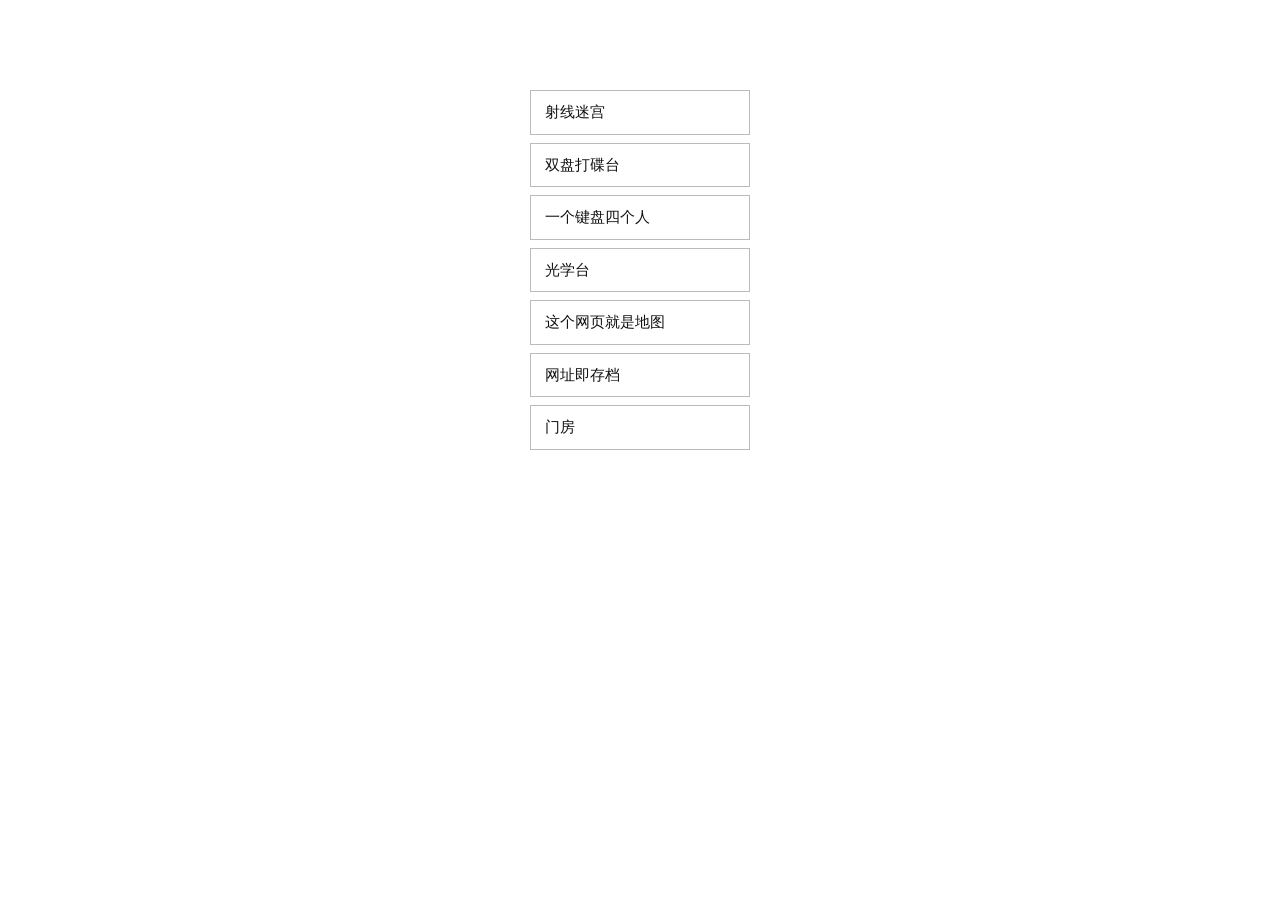
<file: yumi.html>
<!doctype html>
<html lang="zh-CN">
<head>
<meta charset="utf-8">
<meta name="viewport" content="width=device-width, initial-scale=1">
<title>yumi</title>
<style>
  body{margin:0;background:#fff;color:#111;
    font:15px/1.5 -apple-system,"Segoe UI","Microsoft YaHei",sans-serif}
  main{width:220px;margin:90px auto}
  a{display:block;padding:10px 14px;margin-bottom:8px;
    border:1px solid #bbb;background:#fff;color:#111;text-decoration:none}
  a:hover{background:#f2f2f2}
  a:active{background:#e8e8e8}
</style>
</head>
<body>
<main>
  <a href="13-raycaster.html">射线迷宫</a>
  <a href="06-dj.html">双盘打碟台</a>
  <a href="11-fourkeys.html">一个键盘四个人</a>
  <a href="16-optics.html">光学台</a>
  <a href="18-dom.html">这个网页就是地图</a>
  <a href="19-url.html">网址即存档</a>
  <a href="20-npc.html">门房</a>
</main>
</body>
</html>
</file>
